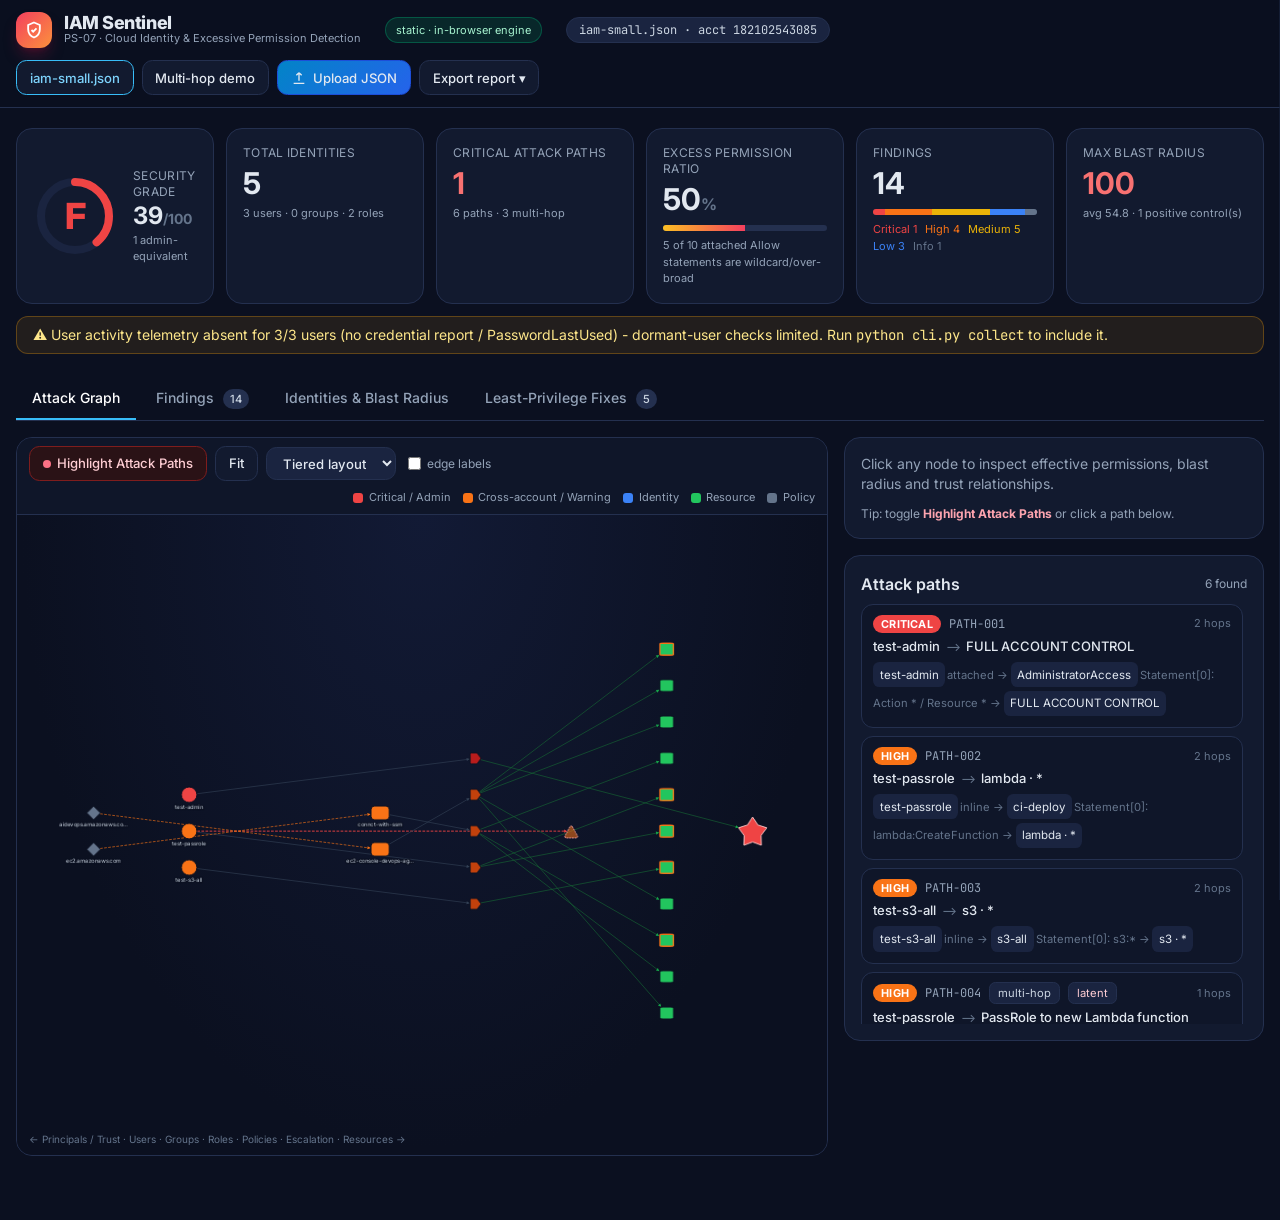
<file: docs/index.html>
<!doctype html>
<html lang="en" class="dark">
<head>
  <meta charset="utf-8">
  <meta name="iam-sentinel-mode" content="static">
  <meta name="viewport" content="width=device-width, initial-scale=1">
  <title>IAM Sentinel · Cloud Identity Risk</title>
  <link rel="icon" href="data:image/svg+xml,%3Csvg xmlns='http://www.w3.org/2000/svg' viewBox='0 0 24 24'%3E%3Crect width='24' height='24' rx='6' fill='%23f43f5e'/%3E%3Cpath d='M12 4l6 2.5v4.5c0 4-2.6 7.2-6 8.7-3.4-1.5-6-4.7-6-8.7V6.5L12 4z' fill='none' stroke='white' stroke-width='2'/%3E%3C/svg%3E">
  <link rel="preconnect" href="https://fonts.googleapis.com">
  <link href="https://fonts.googleapis.com/css2?family=Inter:wght@400;500;600;700;800&family=JetBrains+Mono:wght@400;600&display=swap" rel="stylesheet">
  <!-- vendored locally so the dashboard works fully offline (Tailwind Play CDN 3.4.5, Cytoscape.js 3.28.1) -->
  <script src="./vendor/tailwind.js"></script>
  <script>
    tailwind.config = {
      darkMode: 'class',
      theme: { extend: {
        fontFamily: { sans: ['Inter', 'system-ui', 'sans-serif'], mono: ['JetBrains Mono', 'ui-monospace', 'monospace'] },
        colors: { ink: { 950: '#070b16', 900: '#0b1020', 850: '#0f1629', 800: '#121a2f', 700: '#1a2440', 600: '#24304f', 500: '#3a4a70' } }
      } }
    }
  </script>
  <script src="./vendor/cytoscape.min.js"></script>
  <link rel="stylesheet" href="./app.css">
</head>
<body class="bg-ink-900 text-slate-200 font-sans antialiased min-h-screen">

<!-- drag & drop overlay -->
<div id="dropOverlay" class="hidden fixed inset-0 z-50 bg-ink-950/90 backdrop-blur flex items-center justify-center">
  <div class="border-2 border-dashed border-sky-400 rounded-3xl px-16 py-12 text-center">
    <div class="text-5xl mb-3">⤓</div>
    <div class="text-xl font-semibold">Drop an AWS IAM JSON export</div>
    <div class="text-slate-400 text-sm mt-1">get-account-authorization-details output, or a single policy document</div>
  </div>
</div>

<!-- header -->
<header class="sticky top-0 z-40 bg-ink-900/85 backdrop-blur border-b border-ink-600">
  <div class="max-w-[1600px] mx-auto px-4 py-3 flex flex-wrap items-center gap-3">
    <div class="flex items-center gap-3 mr-auto">
      <div class="w-9 h-9 rounded-xl bg-gradient-to-br from-rose-500 to-orange-400 grid place-items-center shadow-lg shadow-rose-900/40">
        <svg viewBox="0 0 24 24" class="w-5 h-5 text-white" fill="none" stroke="currentColor" stroke-width="2.2"><path d="M12 3l7 3v5c0 4.5-3 8.3-7 10-4-1.7-7-5.5-7-10V6l7-3z"/><path d="M9 12l2 2 4-4"/></svg>
      </div>
      <div>
        <div class="font-extrabold tracking-tight text-lg leading-none">IAM Sentinel</div>
        <div class="text-[11px] text-slate-400 leading-tight">PS-07 · Cloud Identity &amp; Excessive Permission Detection</div>
      </div>
      <span id="modePill" class="hidden ml-3 sm:inline-flex items-center text-[11px] bg-emerald-900/40 border border-emerald-700/60 text-emerald-200 rounded-full px-2.5 py-1">mode</span>
      <span id="sourcePill" class="ml-3 hidden sm:inline-flex items-center gap-1.5 text-xs bg-ink-700 border border-ink-600 rounded-full px-3 py-1 font-mono text-slate-300">loading…</span>
    </div>
    <div class="flex flex-wrap items-center gap-2 text-sm">
      <button data-sample="default" class="sample-btn btn">iam-small.json</button>
      <button data-sample="multihop" class="sample-btn btn">Multi-hop demo</button>
      <label class="btn btn-primary cursor-pointer">
        <svg viewBox="0 0 24 24" class="w-4 h-4" fill="none" stroke="currentColor" stroke-width="2"><path d="M12 16V4m0 0l-4 4m4-4l4 4M4 20h16"/></svg>
        Upload JSON<input id="fileInput" type="file" accept=".json,application/json" class="hidden">
      </label>
      <div class="relative" id="exportWrap">
        <button id="exportBtn" class="btn">Export report ▾</button>
        <div id="exportMenu" class="hidden absolute right-0 mt-2 w-56 bg-ink-800 border border-ink-600 rounded-xl shadow-2xl p-1 z-50">
          <a data-fmt="html" class="export-link">HTML executive + technical report</a>
          <a data-fmt="md" class="export-link">Markdown report</a>
          <a data-fmt="json" class="export-link">JSON (full findings)</a>
          <a data-fmt="sarif" class="export-link">SARIF 2.1.0 (CI/CD)</a>
          <a id="applyScript" class="export-link">apply-remediations.sh</a>
        </div>
      </div>
    </div>
  </div>
</header>

<main class="max-w-[1600px] mx-auto px-4 pb-16">
  <!-- posture banner -->
  <section id="posture" class="grid grid-cols-2 md:grid-cols-3 xl:grid-cols-6 gap-3 mt-5"></section>
  <div id="telemetryNote" class="hidden mt-3 text-sm rounded-xl border border-amber-500/30 bg-amber-500/10 text-amber-200 px-4 py-2"></div>

  <!-- tabs -->
  <nav class="mt-6 flex gap-1 border-b border-ink-600 text-sm overflow-x-auto" id="tabs">
    <button data-tab="graph" class="tab active">Attack Graph</button>
    <button data-tab="findings" class="tab">Findings <span id="findCount" class="badge-count"></span></button>
    <button data-tab="identities" class="tab">Identities &amp; Blast Radius</button>
    <button data-tab="remediation" class="tab">Least-Privilege Fixes <span id="remCount" class="badge-count"></span></button>
  </nav>

  <!-- GRAPH -->
  <section data-panel="graph" class="panel mt-4 grid grid-cols-1 xl:grid-cols-[1fr_420px] gap-4">
    <div class="card p-0 overflow-hidden flex flex-col">
      <div class="flex flex-wrap items-center gap-2 px-3 py-2 border-b border-ink-600 bg-ink-850">
        <button id="hlToggle" class="btn btn-danger">
          <span class="w-2 h-2 rounded-full bg-rose-400 animate-pulse"></span> Highlight Attack Paths
        </button>
        <button id="fitBtn" class="btn">Fit</button>
        <select id="layoutSel" class="btn bg-ink-700">
          <option value="tiers">Tiered layout</option>
          <option value="cose">Force layout</option>
        </select>
        <label class="flex items-center gap-1.5 text-xs text-slate-400 ml-1"><input id="edgeLabels" type="checkbox" class="accent-sky-500"> edge labels</label>
        <div class="ml-auto flex flex-wrap gap-3 text-[11px] text-slate-400" id="legend">
          <span class="lg"><i style="background:#ef4444"></i>Critical / Admin</span>
          <span class="lg"><i style="background:#f97316"></i>Cross-account / Warning</span>
          <span class="lg"><i style="background:#3b82f6"></i>Identity</span>
          <span class="lg"><i style="background:#22c55e"></i>Resource</span>
          <span class="lg"><i style="background:#64748b"></i>Policy</span>
        </div>
      </div>
      <div class="relative flex-1">
        <div id="cy" class="w-full h-[640px] bg-[radial-gradient(ellipse_at_top,_#121a35,_#0b1020_70%)]"></div>
        <div class="absolute bottom-2 left-3 text-[10px] text-slate-500 pointer-events-none" id="tierLabels"></div>
      </div>
    </div>
    <div class="flex flex-col gap-4 min-w-0">
      <div class="card" id="inspector">
        <div class="text-slate-400 text-sm">Click any node to inspect effective permissions, blast radius and trust relationships.</div>
      </div>
      <div class="card">
        <div class="flex items-center justify-between mb-2">
          <h3 class="font-semibold">Attack paths</h3>
          <span class="text-xs text-slate-400" id="pathCount"></span>
        </div>
        <div id="pathList" class="flex flex-col gap-2 max-h-[420px] overflow-auto pr-1"></div>
      </div>
    </div>
  </section>

  <!-- FINDINGS -->
  <section data-panel="findings" class="panel hidden mt-4">
    <div class="card">
      <div class="flex flex-wrap gap-2 items-center mb-3">
        <div id="sevFilters" class="flex flex-wrap gap-1.5"></div>
        <select id="catFilter" class="btn bg-ink-700"><option value="">All categories</option></select>
        <select id="expFilter" class="btn bg-ink-700">
          <option value="">Any exploitability</option><option>confirmed</option><option>conditional</option><option>latent</option><option>informational</option>
        </select>
        <input id="searchBox" placeholder="Search identity, policy, action, rule…" class="btn bg-ink-700 flex-1 min-w-[220px] text-left">
      </div>
      <div class="overflow-x-auto">
        <table class="w-full text-sm" id="findingsTable">
          <thead class="text-[11px] uppercase tracking-wide text-slate-400 text-left">
            <tr><th class="th">ID</th><th class="th">Severity</th><th class="th">Rule</th><th class="th">Finding</th><th class="th">Identity</th>
              <th class="th">Policy / Sid</th><th class="th">Action</th><th class="th">Resource</th></tr>
          </thead>
          <tbody></tbody>
        </table>
      </div>
    </div>
  </section>

  <!-- IDENTITIES -->
  <section data-panel="identities" class="panel hidden mt-4">
    <div id="identityGrid" class="grid grid-cols-1 md:grid-cols-2 xl:grid-cols-3 gap-3"></div>
  </section>

  <!-- REMEDIATION -->
  <section data-panel="remediation" class="panel hidden mt-4 grid grid-cols-1 lg:grid-cols-[340px_1fr] gap-4">
    <div id="remList" class="flex flex-col gap-2"></div>
    <div id="remDetail" class="card min-w-0"></div>
  </section>
</main>

<!-- evidence drawer -->
<div id="drawerBack" class="hidden fixed inset-0 bg-black/50 z-40"></div>
<aside id="drawer" class="fixed top-0 right-0 h-full w-full lg:w-[62vw] max-w-[1100px] bg-ink-850 border-l border-ink-600 z-50 translate-x-full transition-transform duration-300 overflow-y-auto">
  <div id="drawerBody" class="p-6"></div>
</aside>

<div id="toast" class="hidden fixed bottom-5 left-1/2 -translate-x-1/2 z-[60] px-4 py-2 rounded-xl text-sm shadow-2xl"></div>
<div id="loading" class="fixed inset-0 z-[70] grid place-items-center bg-ink-900/80">
  <div class="flex items-center gap-3 text-slate-300"><span class="spinner"></span> Analysing IAM snapshot…</div>
</div>

<script src="./catalog.js"></script>
<script src="./analyzer.js"></script>
<script src="./app.js"></script>
</body>
</html>
</file>
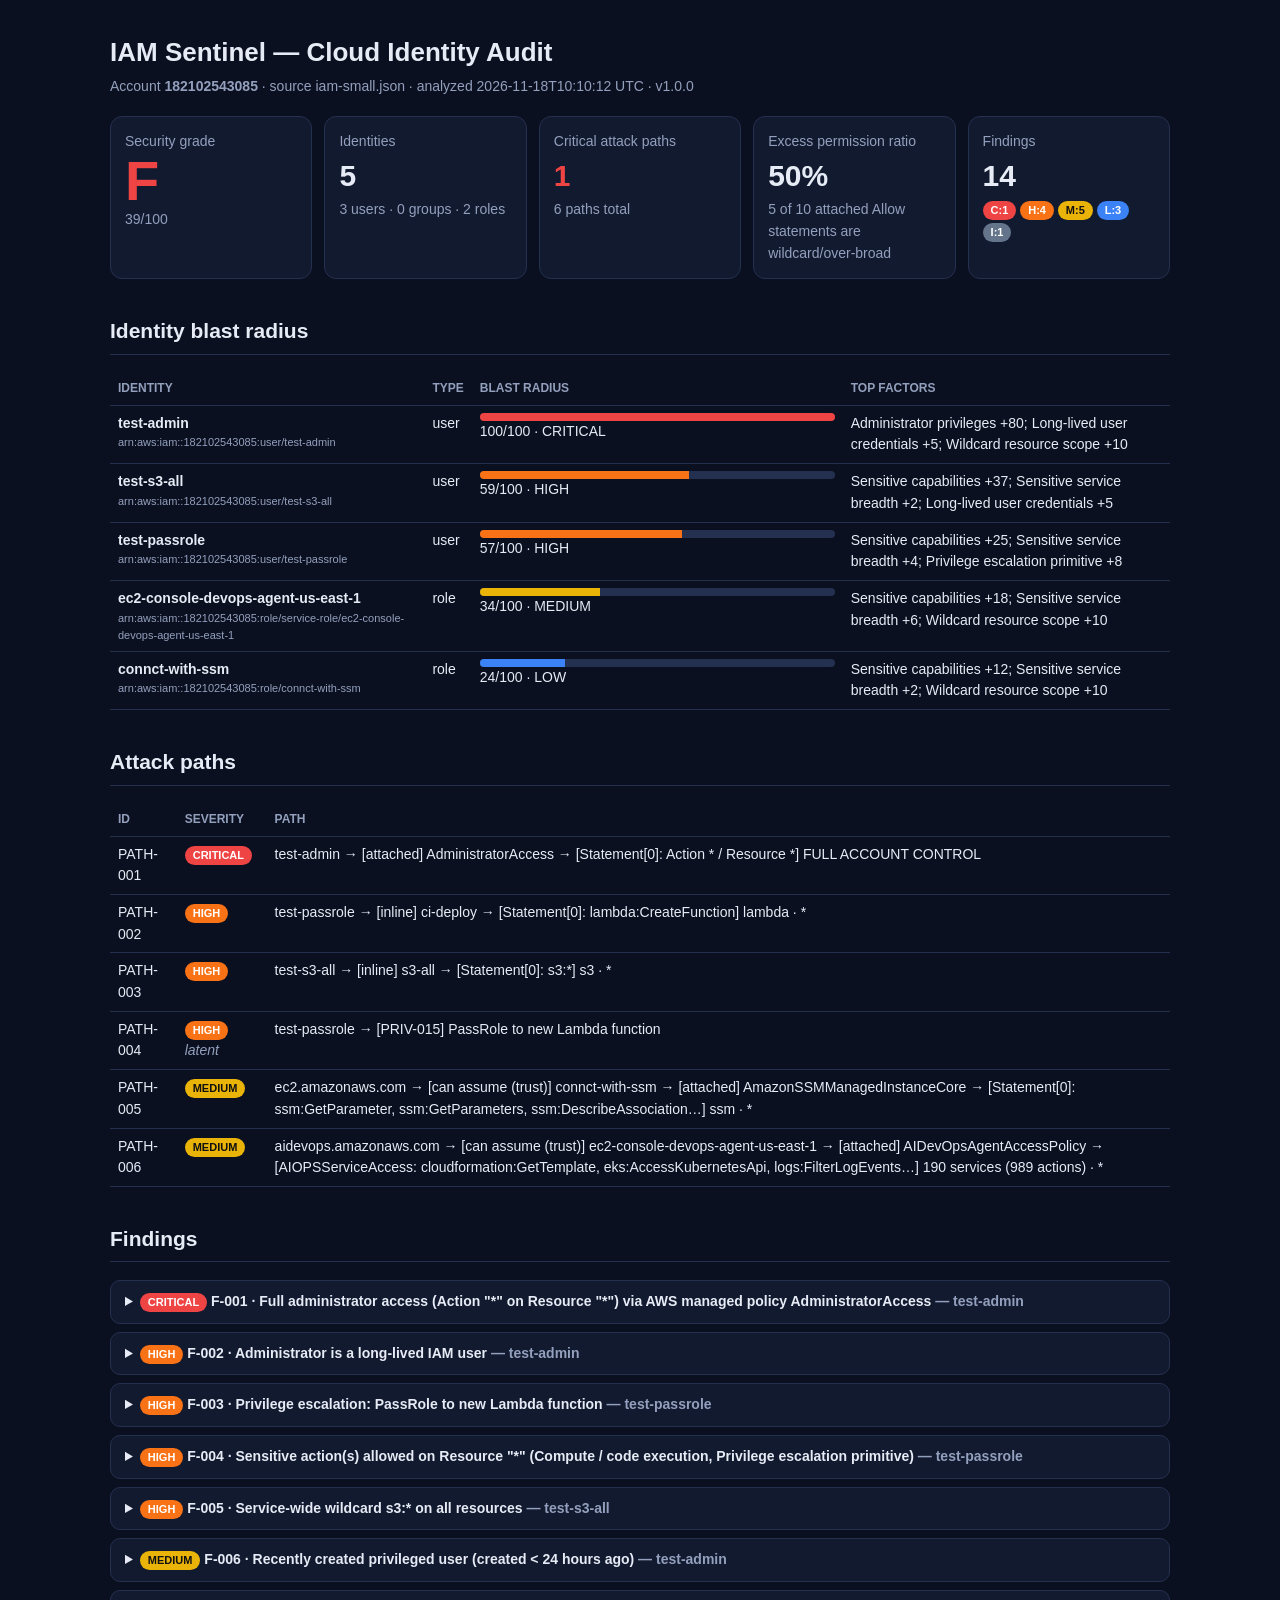
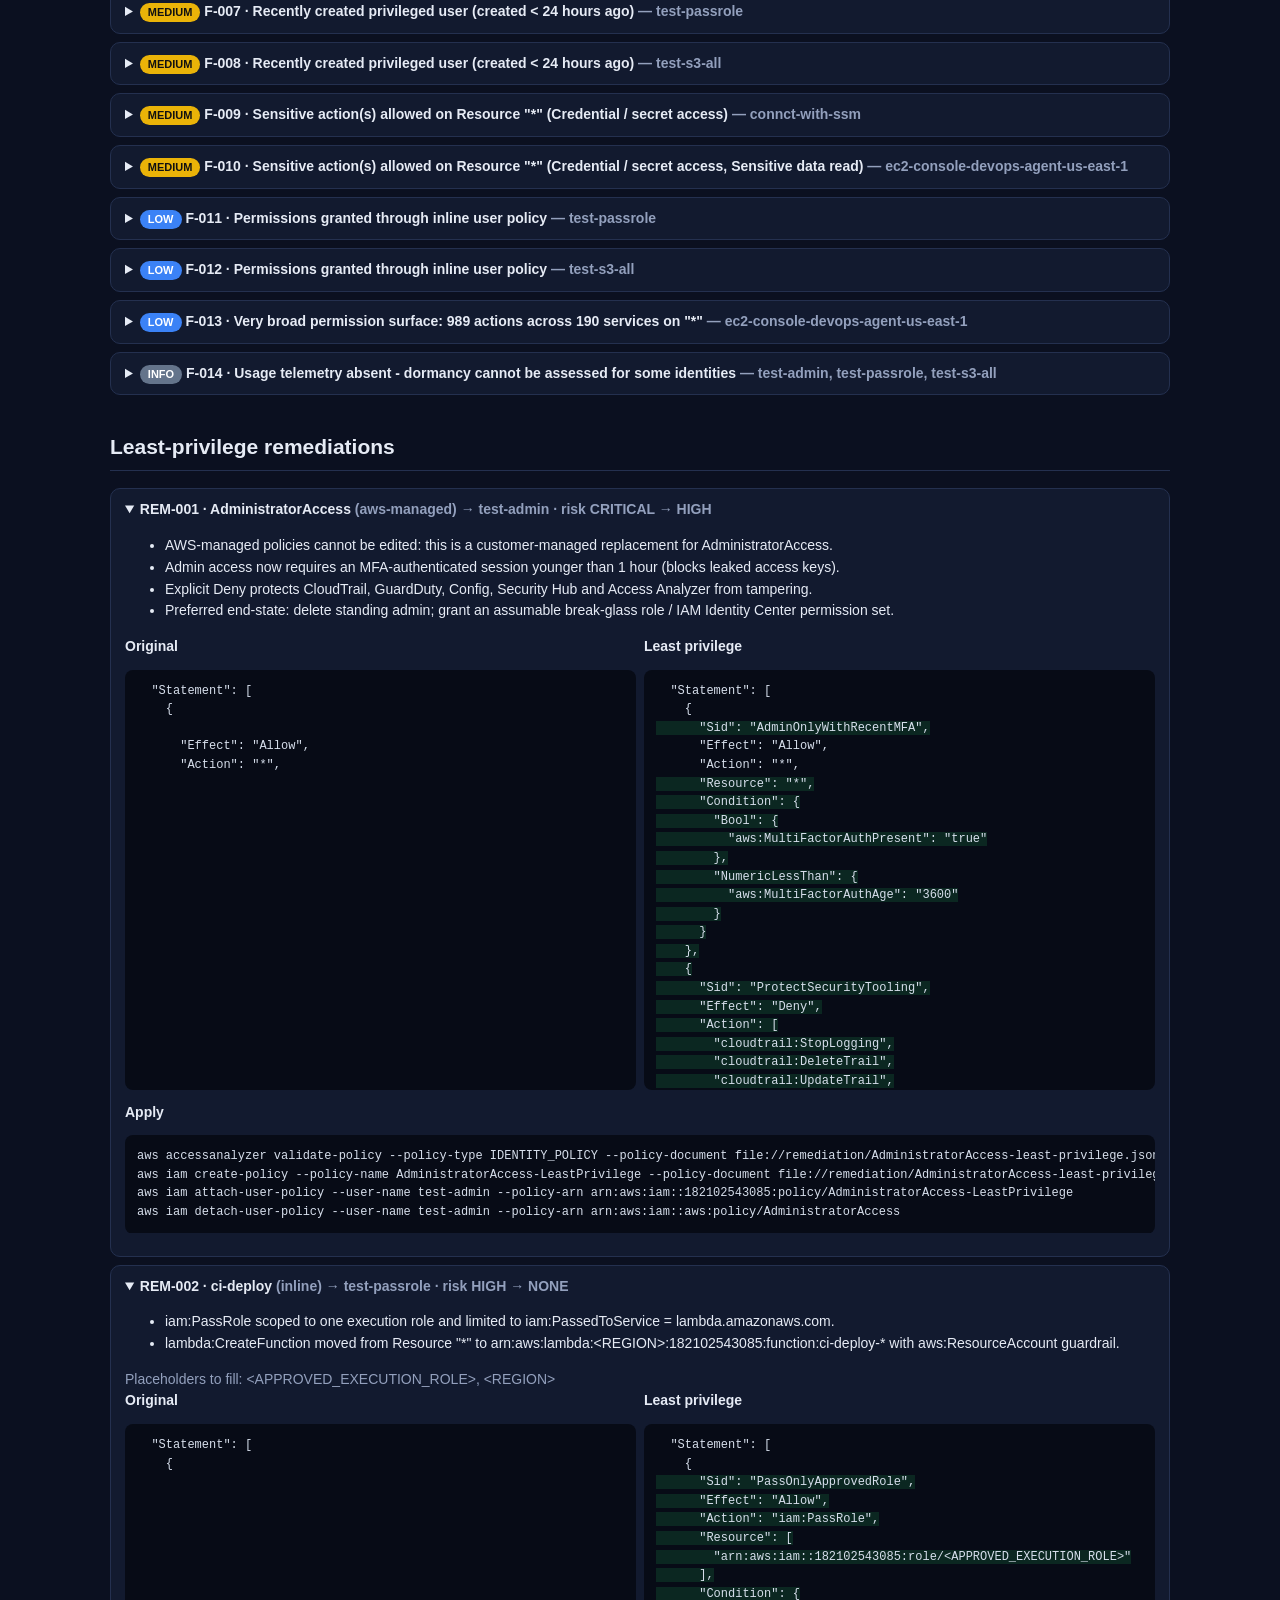
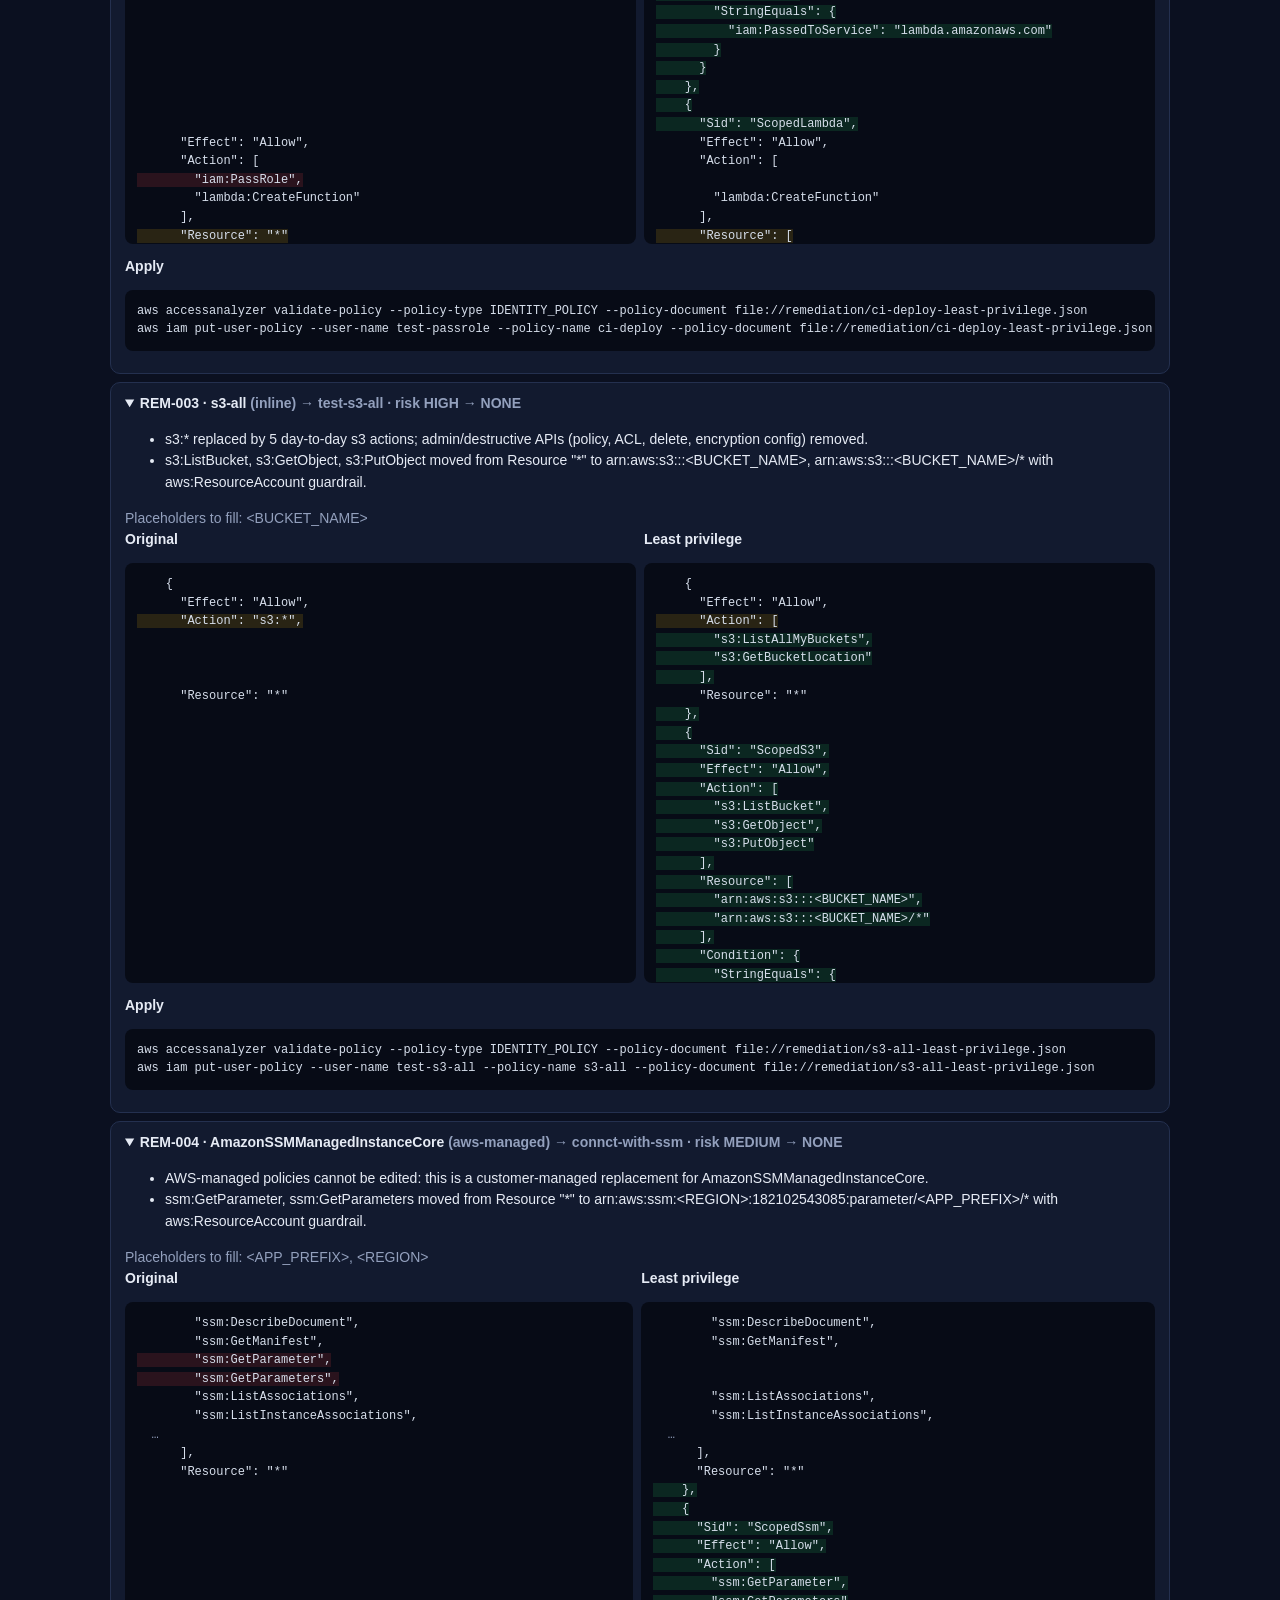
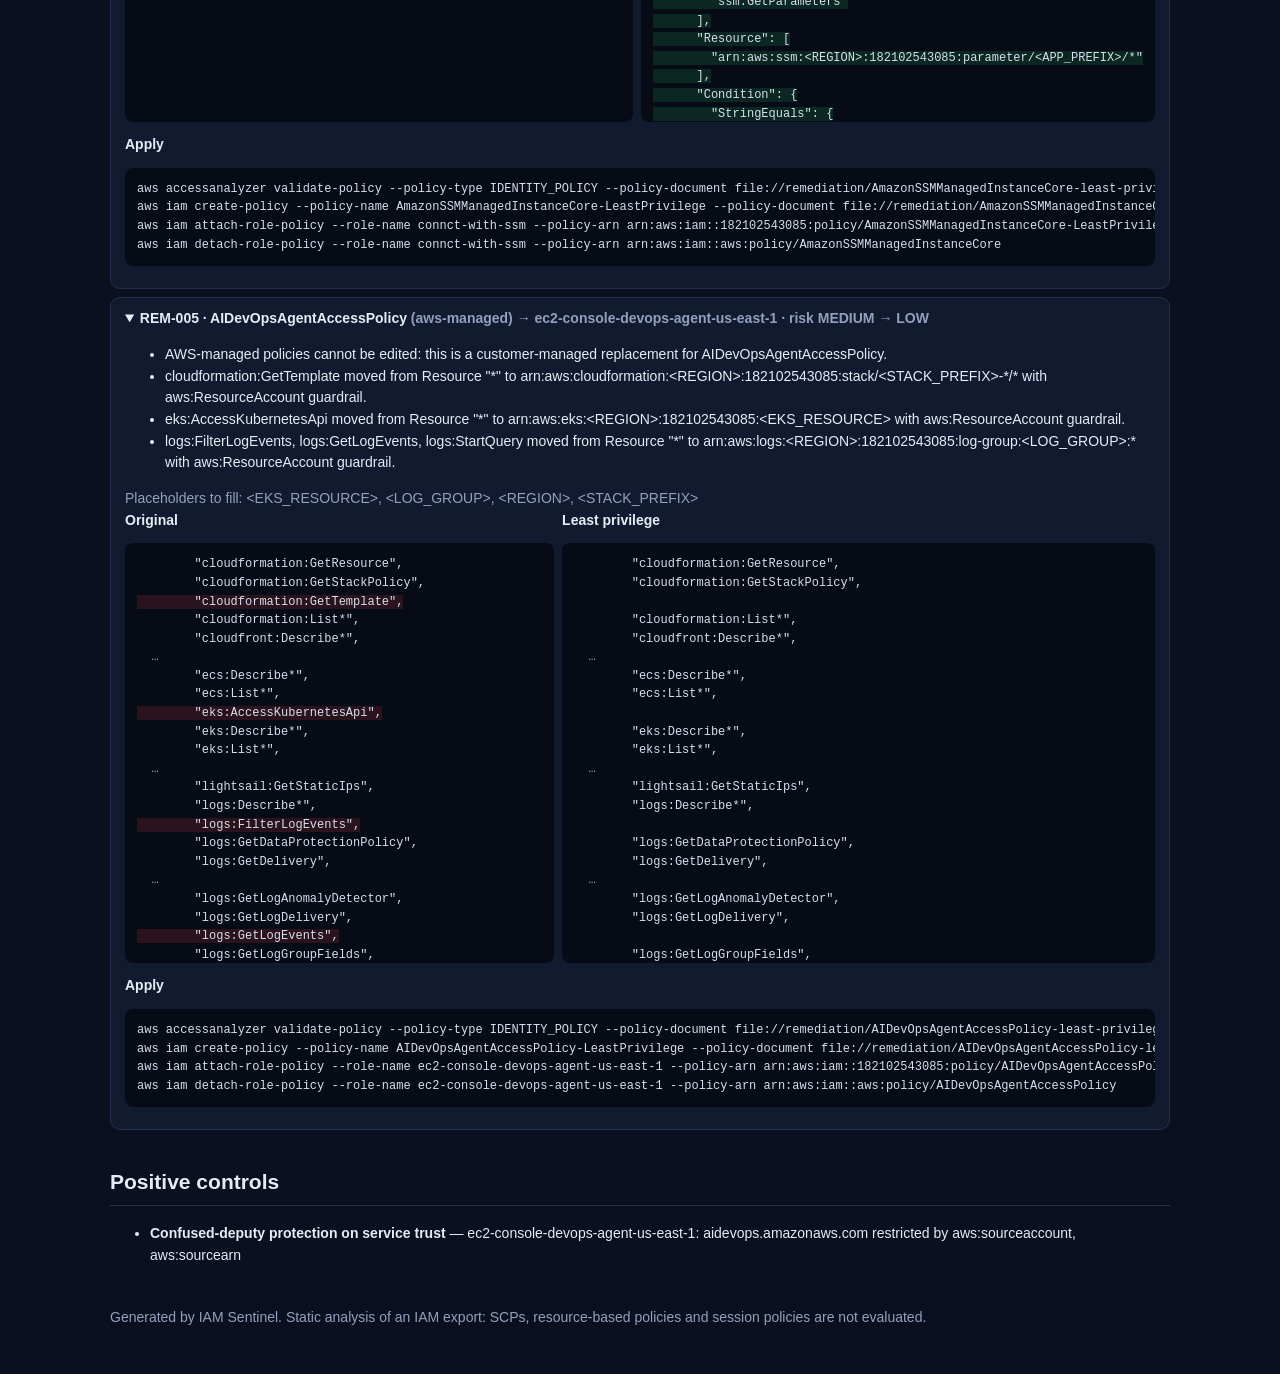
<file: reports/iam-small-report.html>
<!doctype html><html lang=en><head><meta charset=utf-8><meta name=viewport content='width=device-width,initial-scale=1'><title>IAM Sentinel Report</title><style>
:root{--bg:#0b1020;--panel:#121a2f;--line:#24304f;--ink:#e6ebf5;--muted:#93a0bd;--crit:#ef4444;--high:#f97316;--med:#eab308;--low:#3b82f6;--info:#64748b;--ok:#22c55e}
@media print{:root{--bg:#fff;--panel:#fff;--line:#ddd;--ink:#111;--muted:#555}}
*{box-sizing:border-box}body{margin:0;background:var(--bg);color:var(--ink);font:14px/1.55 -apple-system,Segoe UI,Inter,Roboto,sans-serif}
main{max-width:1100px;margin:0 auto;padding:32px 20px}h1{font-size:26px;margin:0 0 4px}h2{margin-top:36px;border-bottom:1px solid var(--line);padding-bottom:6px}
.muted{color:var(--muted)}.grid{display:grid;grid-template-columns:repeat(auto-fit,minmax(160px,1fr));gap:12px;margin:18px 0}
.card{background:var(--panel);border:1px solid var(--line);border-radius:12px;padding:14px}.big{font-size:30px;font-weight:700}
.grade{font-size:56px;font-weight:800;line-height:1}.sev{display:inline-block;padding:1px 8px;border-radius:999px;font-size:11px;font-weight:700;color:#fff}
.CRITICAL{background:var(--crit)}.HIGH{background:var(--high)}.MEDIUM{background:var(--med);color:#111}.LOW{background:var(--low)}.INFO{background:var(--info)}
table{width:100%;border-collapse:collapse;margin:10px 0}td,th{border-bottom:1px solid var(--line);padding:7px 8px;text-align:left;vertical-align:top}
th{color:var(--muted);font-weight:600;font-size:12px;text-transform:uppercase}code,pre{font-family:ui-monospace,Consolas,monospace;font-size:12px}
pre{background:#070b16;color:#d6deeb;padding:12px;border-radius:8px;overflow:auto;max-height:420px}details{background:var(--panel);border:1px solid var(--line);border-radius:10px;padding:10px 14px;margin:8px 0}
summary{cursor:pointer;font-weight:600}.bar{height:8px;background:var(--line);border-radius:4px;overflow:hidden}.bar>i{display:block;height:100%}
.diff{display:grid;grid-template-columns:1fr 1fr;gap:8px}.add{background:rgba(34,197,94,.15)}.del{background:rgba(239,68,68,.15)}.chg{background:rgba(234,179,8,.15)}
</style></head><body><main><h1>IAM Sentinel — Cloud Identity Audit</h1><div class=muted>Account <b>182102543085</b> · source iam-small.json · analyzed 2026-11-18T10:10:12 UTC · v1.0.0</div><div class=grid><div class=card><div class=muted>Security grade</div><div class=grade style='color:var(--crit)'>F</div><div class=muted>39/100</div></div><div class=card><div class=muted>Identities</div><div class=big>5</div><div class=muted>3 users · 0 groups · 2 roles</div></div><div class=card><div class=muted>Critical attack paths</div><div class=big style='color:var(--crit)'>1</div><div class=muted>6 paths total</div></div><div class=card><div class=muted>Excess permission ratio</div><div class=big>50%</div><div class=muted>5 of 10 attached Allow statements are wildcard/over-broad</div></div><div class=card><div class=muted>Findings</div><div class=big>14</div><div><span class='sev CRITICAL'>C:1</span> <span class='sev HIGH'>H:4</span> <span class='sev MEDIUM'>M:5</span> <span class='sev LOW'>L:3</span> <span class='sev INFO'>I:1</span></div></div></div><h2>Identity blast radius</h2><table><tr><th>Identity</th><th>Type</th><th style='width:35%'>Blast radius</th><th>Top factors</th></tr><tr><td><b>test-admin</b><div class=muted style='font-size:11px'>arn:aws:iam::182102543085:user/test-admin</div></td><td>user</td><td><div class=bar><i style='width:100%;background:var(--crit)'></i></div>100/100 · CRITICAL</td><td>Administrator privileges +80; Long-lived user credentials +5; Wildcard resource scope +10</td></tr><tr><td><b>test-s3-all</b><div class=muted style='font-size:11px'>arn:aws:iam::182102543085:user/test-s3-all</div></td><td>user</td><td><div class=bar><i style='width:59%;background:var(--high)'></i></div>59/100 · HIGH</td><td>Sensitive capabilities +37; Sensitive service breadth +2; Long-lived user credentials +5</td></tr><tr><td><b>test-passrole</b><div class=muted style='font-size:11px'>arn:aws:iam::182102543085:user/test-passrole</div></td><td>user</td><td><div class=bar><i style='width:57%;background:var(--high)'></i></div>57/100 · HIGH</td><td>Sensitive capabilities +25; Sensitive service breadth +4; Privilege escalation primitive +8</td></tr><tr><td><b>ec2-console-devops-agent-us-east-1</b><div class=muted style='font-size:11px'>arn:aws:iam::182102543085:role/service-role/ec2-console-devops-agent-us-east-1</div></td><td>role</td><td><div class=bar><i style='width:34%;background:var(--med)'></i></div>34/100 · MEDIUM</td><td>Sensitive capabilities +18; Sensitive service breadth +6; Wildcard resource scope +10</td></tr><tr><td><b>connct-with-ssm</b><div class=muted style='font-size:11px'>arn:aws:iam::182102543085:role/connct-with-ssm</div></td><td>role</td><td><div class=bar><i style='width:24%;background:var(--low)'></i></div>24/100 · LOW</td><td>Sensitive capabilities +12; Sensitive service breadth +2; Wildcard resource scope +10</td></tr></table><h2>Attack paths</h2><table><tr><th>ID</th><th>Severity</th><th>Path</th></tr><tr><td>PATH-001</td><td><span class='sev CRITICAL'>CRITICAL</span></td><td>test-admin → [attached] AdministratorAccess → [Statement[0]: Action * / Resource *] FULL ACCOUNT CONTROL</td></tr><tr><td>PATH-002</td><td><span class='sev HIGH'>HIGH</span></td><td>test-passrole → [inline] ci-deploy → [Statement[0]: lambda:CreateFunction] lambda · *</td></tr><tr><td>PATH-003</td><td><span class='sev HIGH'>HIGH</span></td><td>test-s3-all → [inline] s3-all → [Statement[0]: s3:*] s3 · *</td></tr><tr><td>PATH-004</td><td><span class='sev HIGH'>HIGH</span> <i class=muted>latent</i></td><td>test-passrole → [PRIV-015] PassRole to new Lambda function</td></tr><tr><td>PATH-005</td><td><span class='sev MEDIUM'>MEDIUM</span></td><td>ec2.amazonaws.com → [can assume (trust)] connct-with-ssm → [attached] AmazonSSMManagedInstanceCore → [Statement[0]: ssm:GetParameter, ssm:GetParameters, ssm:DescribeAssociation…] ssm · *</td></tr><tr><td>PATH-006</td><td><span class='sev MEDIUM'>MEDIUM</span></td><td>aidevops.amazonaws.com → [can assume (trust)] ec2-console-devops-agent-us-east-1 → [attached] AIDevOpsAgentAccessPolicy → [AIOPSServiceAccess: cloudformation:GetTemplate, eks:AccessKubernetesApi, logs:FilterLogEvents…] 190 services (989 actions) · *</td></tr></table><h2>Findings</h2><details><summary><span class='sev CRITICAL'>CRITICAL</span> F-001 · Full administrator access (Action &quot;*&quot; on Resource &quot;*&quot;) via AWS managed policy AdministratorAccess <span class=muted>— test-admin</span></summary><table><tr><th style='width:160px'>Rule</th><td>ADMIN-001 · Excessive Privilege · exploitability: confirmed · MITRE T1078.004, T1098, T1562.008</td></tr><tr><th>Policy</th><td>AdministratorAccess <span class=muted>(aws-managed) arn:aws:iam::aws:policy/AdministratorAccess</span></td></tr><tr><th>Sid / Effect</th><td>(none) / Allow</td></tr><tr><th>Offending actions</th><td><code>*</code></td></tr><tr><th>Resource</th><td><code>*</code></td></tr><tr><th>Risk</th><td>The statement grants every action on every resource in the account. Holders can create users and keys, rewrite any policy, read all data, disable CloudTrail/GuardDuty and delete resources.</td></tr><tr><th>Attack path</th><td>Credential theft of this identity = full account takeover. An attacker typically creates a backdoor user or access key (persistence), disables logging (defense evasion) and exfiltrates S3/RDS/Secrets data.</td></tr><tr><th>Recommendation</th><td>Remove standing admin. Use role-based, MFA-gated, time-bound elevation (IAM Identity Center permission set or an assumable break-glass role) and protect security tooling with explicit Deny. <b>→ REM-001</b></td></tr></table></details><details><summary><span class='sev HIGH'>HIGH</span> F-002 · Administrator is a long-lived IAM user <span class=muted>— test-admin</span></summary><table><tr><th style='width:160px'>Rule</th><td>HYG-003 · Hygiene · exploitability: confirmed · MITRE T1078.004</td></tr><tr><th>Risk</th><td>test-admin is an IAM user with full administrator rights. IAM users carry long-lived credentials (password / access keys).</td></tr><tr><th>Attack path</th><td>Leaked access keys of an admin IAM user never expire; MFA cannot be enforced on API keys without explicit conditions.</td></tr><tr><th>Recommendation</th><td>Use IAM Identity Center or an assumable admin role with MFA and short sessions; remove the user&#x27;s direct admin policy.</td></tr></table></details><details><summary><span class='sev HIGH'>HIGH</span> F-003 · Privilege escalation: PassRole to new Lambda function <span class=muted>— test-passrole</span></summary><table><tr><th style='width:160px'>Rule</th><td>PRIV-015 · Privilege Escalation · exploitability: latent · MITRE T1648, T1098</td></tr><tr><th>Policy</th><td>ci-deploy <span class=muted>(inline) </span></td></tr><tr><th>Sid / Effect</th><td>(none) / Allow</td></tr><tr><th>Offending actions</th><td><code>iam:PassRole, lambda:CreateFunction, (missing) lambda:InvokeFunction</code></td></tr><tr><th>Resource</th><td><code>*</code></td></tr><tr><th>Risk</th><td>Can create a Lambda function that executes attacker code with any passable execution role. Required permissions present: iam:PassRole, lambda:CreateFunction.</td></tr><tr><th>Attack path</th><td>1) test-passrole calls lambda:CreateFunction with --role pointing at a privileged role/policy (allowed by iam:PassRole on that ARN). 2) The function code reads AWS_ACCESS_KEY_ID/SECRET/SESSION_TOKEN from its environment or calls IAM directly. 3) Once invoked, the attacker operates with the execution role&#x27;s privileges.</td></tr><tr><th>Recommendation</th><td>Scope iam:PassRole to the exact execution role ARN(s) and add Condition StringEquals iam:PassedToService = lambda.amazonaws.com; scope the compute action to a function/instance naming prefix.<div class=muted>• No role in this export currently trusts lambda.amazonaws.com; PassRole on &quot;*&quot; means the escalation becomes immediate the moment any privileged role trusting lambda.amazonaws.com exists (common for Lambda/EC2 execution roles).</div><div class=muted>• No trigger permission (lambda:InvokeFunction / lambda:CreateEventSourceMapping / lambda:CreateFunctionUrlConfig / lambda:AddPermission) found - the chain is one permission away from executable, or relies on an existing event source / another principal to invoke it.</div> <b>→ REM-002</b></td></tr></table></details><details><summary><span class='sev HIGH'>HIGH</span> F-004 · Sensitive action(s) allowed on Resource &quot;*&quot; (Compute / code execution, Privilege escalation primitive) <span class=muted>— test-passrole</span></summary><table><tr><th style='width:160px'>Rule</th><td>RES-001 · Unscoped Resource · exploitability: confirmed · MITRE T1098, T1648</td></tr><tr><th>Policy</th><td>ci-deploy <span class=muted>(inline) </span></td></tr><tr><th>Sid / Effect</th><td>(none) / Allow</td></tr><tr><th>Offending actions</th><td><code>iam:PassRole, lambda:CreateFunction</code></td></tr><tr><th>Resource</th><td><code>*</code></td></tr><tr><th>Risk</th><td>2 sensitive action(s) apply to every resource: iam:PassRole, lambda:CreateFunction.</td></tr><tr><th>Attack path</th><td>iam:PassRole on &quot;*&quot; lets the holder hand ANY role (including admin roles) to an AWS service it controls. Code-execution APIs on &quot;*&quot; allow running attacker-controlled code inside the account.</td></tr><tr><th>Recommendation</th><td>Scope Resource to the specific ARNs (bucket, function, parameter path, role) and add guardrail conditions (aws:ResourceAccount, iam:PassedToService, aws:MultiFactorAuthPresent). <b>→ REM-002</b></td></tr></table></details><details><summary><span class='sev HIGH'>HIGH</span> F-005 · Service-wide wildcard s3:* on all resources <span class=muted>— test-s3-all</span></summary><table><tr><th style='width:160px'>Rule</th><td>WILD-002 · Wildcard Permission · exploitability: confirmed · MITRE T1530, T1485</td></tr><tr><th>Policy</th><td>s3-all <span class=muted>(inline) </span></td></tr><tr><th>Sid / Effect</th><td>(none) / Allow</td></tr><tr><th>Offending actions</th><td><code>s3:*</code></td></tr><tr><th>Resource</th><td><code>*</code></td></tr><tr><th>Risk</th><td>s3:* grants every current and future API of the service, including 12 known-sensitive action(s) such as s3:DeleteBucket, s3:DeleteBucketPolicy, s3:DeleteObject, s3:DeleteObjectVersion, s3:GetObject, s3:GetObjectVersion.</td></tr><tr><th>Attack path</th><td>The holder can read and download every object in every bucket (data exfiltration), make buckets public via s3:PutBucketPolicy / PutBucketAcl, and destroy data with s3:DeleteBucket / DeleteObject (ransomware pattern).</td></tr><tr><th>Recommendation</th><td>Replace the service wildcard with the specific read/write actions the workload needs and scope Resource to named ARNs. <b>→ REM-003</b></td></tr></table></details><details><summary><span class='sev MEDIUM'>MEDIUM</span> F-006 · Recently created privileged user (created &lt; 24 hours ago) <span class=muted>— test-admin</span></summary><table><tr><th style='width:160px'>Rule</th><td>HYG-002 · Hygiene · exploitability: informational · MITRE T1136.003</td></tr><tr><th>Risk</th><td>test-admin was created 2026-11-17 13:12 UTC and already holds high-risk permissions.</td></tr><tr><th>Attack path</th><td>Creating a new privileged IAM user/role is a classic persistence technique after initial compromise (T1136.003). Confirm it maps to an approved change ticket.</td></tr><tr><th>Recommendation</th><td>Verify the creator in CloudTrail (CreateUser/CreateRole events) and the business justification.</td></tr></table></details><details><summary><span class='sev MEDIUM'>MEDIUM</span> F-007 · Recently created privileged user (created &lt; 24 hours ago) <span class=muted>— test-passrole</span></summary><table><tr><th style='width:160px'>Rule</th><td>HYG-002 · Hygiene · exploitability: informational · MITRE T1136.003</td></tr><tr><th>Risk</th><td>test-passrole was created 2026-11-17 13:12 UTC and already holds high-risk permissions.</td></tr><tr><th>Attack path</th><td>Creating a new privileged IAM user/role is a classic persistence technique after initial compromise (T1136.003). Confirm it maps to an approved change ticket.</td></tr><tr><th>Recommendation</th><td>Verify the creator in CloudTrail (CreateUser/CreateRole events) and the business justification.</td></tr></table></details><details><summary><span class='sev MEDIUM'>MEDIUM</span> F-008 · Recently created privileged user (created &lt; 24 hours ago) <span class=muted>— test-s3-all</span></summary><table><tr><th style='width:160px'>Rule</th><td>HYG-002 · Hygiene · exploitability: informational · MITRE T1136.003</td></tr><tr><th>Risk</th><td>test-s3-all was created 2026-11-17 13:12 UTC and already holds high-risk permissions.</td></tr><tr><th>Attack path</th><td>Creating a new privileged IAM user/role is a classic persistence technique after initial compromise (T1136.003). Confirm it maps to an approved change ticket.</td></tr><tr><th>Recommendation</th><td>Verify the creator in CloudTrail (CreateUser/CreateRole events) and the business justification.</td></tr></table></details><details><summary><span class='sev MEDIUM'>MEDIUM</span> F-009 · Sensitive action(s) allowed on Resource &quot;*&quot; (Credential / secret access) <span class=muted>— connct-with-ssm</span></summary><table><tr><th style='width:160px'>Rule</th><td>RES-001 · Unscoped Resource · exploitability: confirmed · MITRE T1555.006</td></tr><tr><th>Policy</th><td>AmazonSSMManagedInstanceCore <span class=muted>(aws-managed) arn:aws:iam::aws:policy/AmazonSSMManagedInstanceCore</span></td></tr><tr><th>Sid / Effect</th><td>(none) / Allow</td></tr><tr><th>Offending actions</th><td><code>ssm:GetParameter, ssm:GetParameters</code></td></tr><tr><th>Resource</th><td><code>*</code></td></tr><tr><th>Risk</th><td>2 sensitive action(s) apply to every resource: ssm:GetParameter, ssm:GetParameters.</td></tr><tr><th>Attack path</th><td>Every parameter/secret in the account is readable - including database passwords and API tokens of other apps.</td></tr><tr><th>Recommendation</th><td>Scope Resource to the specific ARNs (bucket, function, parameter path, role) and add guardrail conditions (aws:ResourceAccount, iam:PassedToService, aws:MultiFactorAuthPresent).<div class=muted>• AWS-managed policy: you cannot edit it - replace it with a scoped customer-managed copy (generated below).</div> <b>→ REM-004</b></td></tr></table></details><details><summary><span class='sev MEDIUM'>MEDIUM</span> F-010 · Sensitive action(s) allowed on Resource &quot;*&quot; (Credential / secret access, Sensitive data read) <span class=muted>— ec2-console-devops-agent-us-east-1</span></summary><table><tr><th style='width:160px'>Rule</th><td>RES-001 · Unscoped Resource · exploitability: confirmed · MITRE T1530, T1555.006</td></tr><tr><th>Policy</th><td>AIDevOpsAgentAccessPolicy <span class=muted>(aws-managed) arn:aws:iam::aws:policy/AIDevOpsAgentAccessPolicy</span></td></tr><tr><th>Sid / Effect</th><td>AIOPSServiceAccess / Allow</td></tr><tr><th>Offending actions</th><td><code>cloudformation:GetTemplate, eks:AccessKubernetesApi, logs:FilterLogEvents, logs:GetLogEvents, logs:StartQuery</code></td></tr><tr><th>Resource</th><td><code>*</code></td></tr><tr><th>Risk</th><td>5 sensitive action(s) apply to every resource: cloudformation:GetTemplate, eks:AccessKubernetesApi, logs:FilterLogEvents, logs:GetLogEvents, logs:StartQuery.</td></tr><tr><th>Attack path</th><td>All CloudWatch log data is readable (logs often contain tokens, PII and request payloads). Kubernetes API access on every EKS cluster (subject to cluster access entries).</td></tr><tr><th>Recommendation</th><td>Scope Resource to the specific ARNs (bucket, function, parameter path, role) and add guardrail conditions (aws:ResourceAccount, iam:PassedToService, aws:MultiFactorAuthPresent).<div class=muted>• AWS-managed policy: you cannot edit it - replace it with a scoped customer-managed copy (generated below).</div> <b>→ REM-005</b></td></tr></table></details><details><summary><span class='sev LOW'>LOW</span> F-011 · Permissions granted through inline user policy <span class=muted>— test-passrole</span></summary><table><tr><th style='width:160px'>Rule</th><td>HYG-001 · Hygiene · exploitability: informational · MITRE T1098</td></tr><tr><th>Policy</th><td>ci-deploy <span class=muted>(inline) </span></td></tr><tr><th>Sid / Effect</th><td>(none) / None</td></tr><tr><th>Risk</th><td>test-passrole has inline policies: ci-deploy. Inline user policies are invisible in policy inventories, cannot be reused or versioned, and bypass group-based access reviews.</td></tr><tr><th>Attack path</th><td>Attackers favour inline policies for persistence because they are easy to overlook.</td></tr><tr><th>Recommendation</th><td>Move permissions to a versioned customer-managed policy attached to a group or role.</td></tr></table></details><details><summary><span class='sev LOW'>LOW</span> F-012 · Permissions granted through inline user policy <span class=muted>— test-s3-all</span></summary><table><tr><th style='width:160px'>Rule</th><td>HYG-001 · Hygiene · exploitability: informational · MITRE T1098</td></tr><tr><th>Policy</th><td>s3-all <span class=muted>(inline) </span></td></tr><tr><th>Sid / Effect</th><td>(none) / None</td></tr><tr><th>Risk</th><td>test-s3-all has inline policies: s3-all. Inline user policies are invisible in policy inventories, cannot be reused or versioned, and bypass group-based access reviews.</td></tr><tr><th>Attack path</th><td>Attackers favour inline policies for persistence because they are easy to overlook.</td></tr><tr><th>Recommendation</th><td>Move permissions to a versioned customer-managed policy attached to a group or role.</td></tr></table></details><details><summary><span class='sev LOW'>LOW</span> F-013 · Very broad permission surface: 989 actions across 190 services on &quot;*&quot; <span class=muted>— ec2-console-devops-agent-us-east-1</span></summary><table><tr><th style='width:160px'>Rule</th><td>READ-001 · Excessive Privilege · exploitability: confirmed · MITRE T1580</td></tr><tr><th>Policy</th><td>AIDevOpsAgentAccessPolicy <span class=muted>(aws-managed) arn:aws:iam::aws:policy/AIDevOpsAgentAccessPolicy</span></td></tr><tr><th>Sid / Effect</th><td>AIOPSServiceAccess / Allow</td></tr><tr><th>Resource</th><td><code>*</code></td></tr><tr><th>Risk</th><td>A single statement grants 989 actions across 190 services on all resources (mostly read/list).</td></tr><tr><th>Attack path</th><td>Broad read access enables full reconnaissance of the account (T1580) and reading of operational data such as logs and templates.</td></tr><tr><th>Recommendation</th><td>Confirm the identity really needs account-wide visibility; otherwise restrict to the services in use.<div class=muted>• AWS-managed policy: you cannot edit it - replace it with a scoped customer-managed copy (generated below).</div> <b>→ REM-005</b></td></tr></table></details><details><summary><span class='sev INFO'>INFO</span> F-014 · Usage telemetry absent - dormancy cannot be assessed for some identities <span class=muted>— test-admin, test-passrole, test-s3-all</span></summary><table><tr><th style='width:160px'>Rule</th><td>TELEM-001 · Stale / Unused Identity · exploitability: informational</td></tr><tr><th>Risk</th><td>The export has no PasswordLastUsed / credential report data for 3 user(s): test-admin, test-passrole, test-s3-all. get-account-authorization-details does not include user login or access-key activity.</td></tr><tr><th>Attack path</th><td>Unused credentials cannot be distinguished from active ones without telemetry.</td></tr><tr><th>Recommendation</th><td>Run `python cli.py collect` (adds the IAM credential report) or merge `aws iam get-credential-report` output into the export under the key &quot;CredentialReport&quot;.</td></tr></table></details><h2>Least-privilege remediations</h2><details open><summary>REM-001 · AdministratorAccess <span class=muted>(aws-managed) → test-admin · risk CRITICAL → HIGH</span></summary><ul><li>AWS-managed policies cannot be edited: this is a customer-managed replacement for AdministratorAccess.</li><li>Admin access now requires an MFA-authenticated session younger than 1 hour (blocks leaked access keys).</li><li>Explicit Deny protects CloudTrail, GuardDuty, Config, Security Hub and Access Analyzer from tampering.</li><li>Preferred end-state: delete standing admin; grant an assumable break-glass role / IAM Identity Center permission set.</li></ul><div class=diff><div><b>Original</b><pre><span class=''>  &quot;Statement&quot;: [</span>
<span class=''>    {</span>
<span class=''></span>
<span class=''>      &quot;Effect&quot;: &quot;Allow&quot;,</span>
<span class=''>      &quot;Action&quot;: &quot;*&quot;,</span>
<span class=''></span>
<span class=''></span>
<span class=''></span>
<span class=''></span>
<span class=''></span>
<span class=''></span>
<span class=''></span>
<span class=''></span>
<span class=''></span>
<span class=''></span>
<span class=''></span>
<span class=''></span>
<span class=''></span>
<span class=''></span>
<span class=''></span>
<span class=''></span>
<span class=''></span>
<span class=''></span>
<span class=''></span>
<span class=''></span>
<span class=''></span>
<span class=''></span>
<span class=''></span>
<span class=''></span>
<span class=''></span>
<span class=''></span>
<span class=''></span>
<span class=''>      &quot;Resource&quot;: &quot;*&quot;</span>
<span class=''></span>
<span class=''></span>
<span class=''></span>
<span class=''></span>
<span class=''></span>
<span class=''></span>
<span class=''></span>
<span class=''></span>
<span class=''></span>
<span class=''></span>
<span class=''></span>
<span class=''></span>
<span class=''></span>
<span class=''></span>
<span class=''></span>
<span class=''>    }</span>
<span class=''>  ]</span></pre></div><div><b>Least privilege</b><pre><span class=''>  &quot;Statement&quot;: [</span>
<span class=''>    {</span>
<span class='add'>      &quot;Sid&quot;: &quot;AdminOnlyWithRecentMFA&quot;,</span>
<span class=''>      &quot;Effect&quot;: &quot;Allow&quot;,</span>
<span class=''>      &quot;Action&quot;: &quot;*&quot;,</span>
<span class='add'>      &quot;Resource&quot;: &quot;*&quot;,</span>
<span class='add'>      &quot;Condition&quot;: {</span>
<span class='add'>        &quot;Bool&quot;: {</span>
<span class='add'>          &quot;aws:MultiFactorAuthPresent&quot;: &quot;true&quot;</span>
<span class='add'>        },</span>
<span class='add'>        &quot;NumericLessThan&quot;: {</span>
<span class='add'>          &quot;aws:MultiFactorAuthAge&quot;: &quot;3600&quot;</span>
<span class='add'>        }</span>
<span class='add'>      }</span>
<span class='add'>    },</span>
<span class='add'>    {</span>
<span class='add'>      &quot;Sid&quot;: &quot;ProtectSecurityTooling&quot;,</span>
<span class='add'>      &quot;Effect&quot;: &quot;Deny&quot;,</span>
<span class='add'>      &quot;Action&quot;: [</span>
<span class='add'>        &quot;cloudtrail:StopLogging&quot;,</span>
<span class='add'>        &quot;cloudtrail:DeleteTrail&quot;,</span>
<span class='add'>        &quot;cloudtrail:UpdateTrail&quot;,</span>
<span class='add'>        &quot;guardduty:DeleteDetector&quot;,</span>
<span class='add'>        &quot;guardduty:UpdateDetector&quot;,</span>
<span class='add'>        &quot;config:StopConfigurationRecorder&quot;,</span>
<span class='add'>        &quot;config:DeleteConfigurationRecorder&quot;,</span>
<span class='add'>        &quot;organizations:LeaveOrganization&quot;,</span>
<span class='add'>        &quot;iam:DeleteAccountPasswordPolicy&quot;,</span>
<span class='add'>        &quot;iam:DeactivateMFADevice&quot;,</span>
<span class='add'>        &quot;access-analyzer:DeleteAnalyzer&quot;,</span>
<span class='add'>        &quot;securityhub:DisableSecurityHub&quot;</span>
<span class='add'>      ],</span>
<span class=''>      &quot;Resource&quot;: &quot;*&quot;</span>
<span class='add'>    },</span>
<span class='add'>    {</span>
<span class='add'>      &quot;Sid&quot;: &quot;DenyPrivilegedIdentityCreation&quot;,</span>
<span class='add'>      &quot;Effect&quot;: &quot;Deny&quot;,</span>
<span class='add'>      &quot;Action&quot;: [</span>
<span class='add'>        &quot;iam:CreateUser&quot;,</span>
<span class='add'>        &quot;iam:CreateAccessKey&quot;,</span>
<span class='add'>        &quot;iam:CreateLoginProfile&quot;</span>
<span class='add'>      ],</span>
<span class='add'>      &quot;Resource&quot;: &quot;*&quot;,</span>
<span class='add'>      &quot;Condition&quot;: {</span>
<span class='add'>        &quot;BoolIfExists&quot;: {</span>
<span class='add'>          &quot;aws:MultiFactorAuthPresent&quot;: &quot;false&quot;</span>
<span class='add'>        }</span>
<span class='add'>      }</span>
<span class=''>    }</span>
<span class=''>  ]</span></pre></div></div><b>Apply</b><pre>aws accessanalyzer validate-policy --policy-type IDENTITY_POLICY --policy-document file://remediation/AdministratorAccess-least-privilege.json
aws iam create-policy --policy-name AdministratorAccess-LeastPrivilege --policy-document file://remediation/AdministratorAccess-least-privilege.json
aws iam attach-user-policy --user-name test-admin --policy-arn arn:aws:iam::182102543085:policy/AdministratorAccess-LeastPrivilege
aws iam detach-user-policy --user-name test-admin --policy-arn arn:aws:iam::aws:policy/AdministratorAccess</pre></details><details open><summary>REM-002 · ci-deploy <span class=muted>(inline) → test-passrole · risk HIGH → NONE</span></summary><ul><li>iam:PassRole scoped to one execution role and limited to iam:PassedToService = lambda.amazonaws.com.</li><li>lambda:CreateFunction moved from Resource &quot;*&quot; to arn:aws:lambda:&lt;REGION&gt;:182102543085:function:ci-deploy-* with aws:ResourceAccount guardrail.</li></ul><div class=muted>Placeholders to fill: &lt;APPROVED_EXECUTION_ROLE&gt;, &lt;REGION&gt;</div><div class=diff><div><b>Original</b><pre><span class=''>  &quot;Statement&quot;: [</span>
<span class=''>    {</span>
<span class=''></span>
<span class=''></span>
<span class=''></span>
<span class=''></span>
<span class=''></span>
<span class=''></span>
<span class=''></span>
<span class=''></span>
<span class=''></span>
<span class=''></span>
<span class=''></span>
<span class=''></span>
<span class=''></span>
<span class=''></span>
<span class=''>      &quot;Effect&quot;: &quot;Allow&quot;,</span>
<span class=''>      &quot;Action&quot;: [</span>
<span class='del'>        &quot;iam:PassRole&quot;,</span>
<span class=''>        &quot;lambda:CreateFunction&quot;</span>
<span class=''>      ],</span>
<span class='chg'>      &quot;Resource&quot;: &quot;*&quot;</span>
<span class=''></span>
<span class=''></span>
<span class=''></span>
<span class=''></span>
<span class=''></span>
<span class=''></span>
<span class=''></span>
<span class=''>    }</span>
<span class=''>  ]</span></pre></div><div><b>Least privilege</b><pre><span class=''>  &quot;Statement&quot;: [</span>
<span class=''>    {</span>
<span class='add'>      &quot;Sid&quot;: &quot;PassOnlyApprovedRole&quot;,</span>
<span class='add'>      &quot;Effect&quot;: &quot;Allow&quot;,</span>
<span class='add'>      &quot;Action&quot;: &quot;iam:PassRole&quot;,</span>
<span class='add'>      &quot;Resource&quot;: [</span>
<span class='add'>        &quot;arn:aws:iam::182102543085:role/&lt;APPROVED_EXECUTION_ROLE&gt;&quot;</span>
<span class='add'>      ],</span>
<span class='add'>      &quot;Condition&quot;: {</span>
<span class='add'>        &quot;StringEquals&quot;: {</span>
<span class='add'>          &quot;iam:PassedToService&quot;: &quot;lambda.amazonaws.com&quot;</span>
<span class='add'>        }</span>
<span class='add'>      }</span>
<span class='add'>    },</span>
<span class='add'>    {</span>
<span class='add'>      &quot;Sid&quot;: &quot;ScopedLambda&quot;,</span>
<span class=''>      &quot;Effect&quot;: &quot;Allow&quot;,</span>
<span class=''>      &quot;Action&quot;: [</span>
<span class=''></span>
<span class=''>        &quot;lambda:CreateFunction&quot;</span>
<span class=''>      ],</span>
<span class='chg'>      &quot;Resource&quot;: [</span>
<span class='add'>        &quot;arn:aws:lambda:&lt;REGION&gt;:182102543085:function:ci-deploy-*&quot;</span>
<span class='add'>      ],</span>
<span class='add'>      &quot;Condition&quot;: {</span>
<span class='add'>        &quot;StringEquals&quot;: {</span>
<span class='add'>          &quot;aws:ResourceAccount&quot;: &quot;182102543085&quot;</span>
<span class='add'>        }</span>
<span class='add'>      }</span>
<span class=''>    }</span>
<span class=''>  ]</span></pre></div></div><b>Apply</b><pre>aws accessanalyzer validate-policy --policy-type IDENTITY_POLICY --policy-document file://remediation/ci-deploy-least-privilege.json
aws iam put-user-policy --user-name test-passrole --policy-name ci-deploy --policy-document file://remediation/ci-deploy-least-privilege.json</pre></details><details open><summary>REM-003 · s3-all <span class=muted>(inline) → test-s3-all · risk HIGH → NONE</span></summary><ul><li>s3:* replaced by 5 day-to-day s3 actions; admin/destructive APIs (policy, ACL, delete, encryption config) removed.</li><li>s3:ListBucket, s3:GetObject, s3:PutObject moved from Resource &quot;*&quot; to arn:aws:s3:::&lt;BUCKET_NAME&gt;, arn:aws:s3:::&lt;BUCKET_NAME&gt;/* with aws:ResourceAccount guardrail.</li></ul><div class=muted>Placeholders to fill: &lt;BUCKET_NAME&gt;</div><div class=diff><div><b>Original</b><pre><span class=''>    {</span>
<span class=''>      &quot;Effect&quot;: &quot;Allow&quot;,</span>
<span class='chg'>      &quot;Action&quot;: &quot;s3:*&quot;,</span>
<span class=''></span>
<span class=''></span>
<span class=''></span>
<span class=''>      &quot;Resource&quot;: &quot;*&quot;</span>
<span class=''></span>
<span class=''></span>
<span class=''></span>
<span class=''></span>
<span class=''></span>
<span class=''></span>
<span class=''></span>
<span class=''></span>
<span class=''></span>
<span class=''></span>
<span class=''></span>
<span class=''></span>
<span class=''></span>
<span class=''></span>
<span class=''></span>
<span class=''></span>
<span class=''></span>
<span class=''></span>
<span class=''>    }</span>
<span class=''>  ]</span></pre></div><div><b>Least privilege</b><pre><span class=''>    {</span>
<span class=''>      &quot;Effect&quot;: &quot;Allow&quot;,</span>
<span class='chg'>      &quot;Action&quot;: [</span>
<span class='add'>        &quot;s3:ListAllMyBuckets&quot;,</span>
<span class='add'>        &quot;s3:GetBucketLocation&quot;</span>
<span class='add'>      ],</span>
<span class=''>      &quot;Resource&quot;: &quot;*&quot;</span>
<span class='add'>    },</span>
<span class='add'>    {</span>
<span class='add'>      &quot;Sid&quot;: &quot;ScopedS3&quot;,</span>
<span class='add'>      &quot;Effect&quot;: &quot;Allow&quot;,</span>
<span class='add'>      &quot;Action&quot;: [</span>
<span class='add'>        &quot;s3:ListBucket&quot;,</span>
<span class='add'>        &quot;s3:GetObject&quot;,</span>
<span class='add'>        &quot;s3:PutObject&quot;</span>
<span class='add'>      ],</span>
<span class='add'>      &quot;Resource&quot;: [</span>
<span class='add'>        &quot;arn:aws:s3:::&lt;BUCKET_NAME&gt;&quot;,</span>
<span class='add'>        &quot;arn:aws:s3:::&lt;BUCKET_NAME&gt;/*&quot;</span>
<span class='add'>      ],</span>
<span class='add'>      &quot;Condition&quot;: {</span>
<span class='add'>        &quot;StringEquals&quot;: {</span>
<span class='add'>          &quot;aws:ResourceAccount&quot;: &quot;182102543085&quot;</span>
<span class='add'>        }</span>
<span class='add'>      }</span>
<span class=''>    }</span>
<span class=''>  ]</span></pre></div></div><b>Apply</b><pre>aws accessanalyzer validate-policy --policy-type IDENTITY_POLICY --policy-document file://remediation/s3-all-least-privilege.json
aws iam put-user-policy --user-name test-s3-all --policy-name s3-all --policy-document file://remediation/s3-all-least-privilege.json</pre></details><details open><summary>REM-004 · AmazonSSMManagedInstanceCore <span class=muted>(aws-managed) → connct-with-ssm · risk MEDIUM → NONE</span></summary><ul><li>AWS-managed policies cannot be edited: this is a customer-managed replacement for AmazonSSMManagedInstanceCore.</li><li>ssm:GetParameter, ssm:GetParameters moved from Resource &quot;*&quot; to arn:aws:ssm:&lt;REGION&gt;:182102543085:parameter/&lt;APP_PREFIX&gt;/* with aws:ResourceAccount guardrail.</li></ul><div class=muted>Placeholders to fill: &lt;APP_PREFIX&gt;, &lt;REGION&gt;</div><div class=diff><div><b>Original</b><pre><span class=''>        &quot;ssm:DescribeDocument&quot;,</span>
<span class=''>        &quot;ssm:GetManifest&quot;,</span>
<span class='del'>        &quot;ssm:GetParameter&quot;,</span>
<span class='del'>        &quot;ssm:GetParameters&quot;,</span>
<span class=''>        &quot;ssm:ListAssociations&quot;,</span>
<span class=''>        &quot;ssm:ListInstanceAssociations&quot;,</span>
<span class=muted>  …</span>
<span class=''>      ],</span>
<span class=''>      &quot;Resource&quot;: &quot;*&quot;</span>
<span class=''></span>
<span class=''></span>
<span class=''></span>
<span class=''></span>
<span class=''></span>
<span class=''></span>
<span class=''></span>
<span class=''></span>
<span class=''></span>
<span class=''></span>
<span class=''></span>
<span class=''></span>
<span class=''></span>
<span class=''></span>
<span class=''></span>
<span class=''></span>
<span class=''>    },</span>
<span class=''>    {</span></pre></div><div><b>Least privilege</b><pre><span class=''>        &quot;ssm:DescribeDocument&quot;,</span>
<span class=''>        &quot;ssm:GetManifest&quot;,</span>
<span class=''></span>
<span class=''></span>
<span class=''>        &quot;ssm:ListAssociations&quot;,</span>
<span class=''>        &quot;ssm:ListInstanceAssociations&quot;,</span>
<span class=muted>  …</span>
<span class=''>      ],</span>
<span class=''>      &quot;Resource&quot;: &quot;*&quot;</span>
<span class='add'>    },</span>
<span class='add'>    {</span>
<span class='add'>      &quot;Sid&quot;: &quot;ScopedSsm&quot;,</span>
<span class='add'>      &quot;Effect&quot;: &quot;Allow&quot;,</span>
<span class='add'>      &quot;Action&quot;: [</span>
<span class='add'>        &quot;ssm:GetParameter&quot;,</span>
<span class='add'>        &quot;ssm:GetParameters&quot;</span>
<span class='add'>      ],</span>
<span class='add'>      &quot;Resource&quot;: [</span>
<span class='add'>        &quot;arn:aws:ssm:&lt;REGION&gt;:182102543085:parameter/&lt;APP_PREFIX&gt;/*&quot;</span>
<span class='add'>      ],</span>
<span class='add'>      &quot;Condition&quot;: {</span>
<span class='add'>        &quot;StringEquals&quot;: {</span>
<span class='add'>          &quot;aws:ResourceAccount&quot;: &quot;182102543085&quot;</span>
<span class='add'>        }</span>
<span class='add'>      }</span>
<span class=''>    },</span>
<span class=''>    {</span></pre></div></div><b>Apply</b><pre>aws accessanalyzer validate-policy --policy-type IDENTITY_POLICY --policy-document file://remediation/AmazonSSMManagedInstanceCore-least-privilege.json
aws iam create-policy --policy-name AmazonSSMManagedInstanceCore-LeastPrivilege --policy-document file://remediation/AmazonSSMManagedInstanceCore-least-privilege.json
aws iam attach-role-policy --role-name connct-with-ssm --policy-arn arn:aws:iam::182102543085:policy/AmazonSSMManagedInstanceCore-LeastPrivilege
aws iam detach-role-policy --role-name connct-with-ssm --policy-arn arn:aws:iam::aws:policy/AmazonSSMManagedInstanceCore</pre></details><details open><summary>REM-005 · AIDevOpsAgentAccessPolicy <span class=muted>(aws-managed) → ec2-console-devops-agent-us-east-1 · risk MEDIUM → LOW</span></summary><ul><li>AWS-managed policies cannot be edited: this is a customer-managed replacement for AIDevOpsAgentAccessPolicy.</li><li>cloudformation:GetTemplate moved from Resource &quot;*&quot; to arn:aws:cloudformation:&lt;REGION&gt;:182102543085:stack/&lt;STACK_PREFIX&gt;-*/* with aws:ResourceAccount guardrail.</li><li>eks:AccessKubernetesApi moved from Resource &quot;*&quot; to arn:aws:eks:&lt;REGION&gt;:182102543085:&lt;EKS_RESOURCE&gt; with aws:ResourceAccount guardrail.</li><li>logs:FilterLogEvents, logs:GetLogEvents, logs:StartQuery moved from Resource &quot;*&quot; to arn:aws:logs:&lt;REGION&gt;:182102543085:log-group:&lt;LOG_GROUP&gt;:* with aws:ResourceAccount guardrail.</li></ul><div class=muted>Placeholders to fill: &lt;EKS_RESOURCE&gt;, &lt;LOG_GROUP&gt;, &lt;REGION&gt;, &lt;STACK_PREFIX&gt;</div><div class=diff><div><b>Original</b><pre><span class=''>        &quot;cloudformation:GetResource&quot;,</span>
<span class=''>        &quot;cloudformation:GetStackPolicy&quot;,</span>
<span class='del'>        &quot;cloudformation:GetTemplate&quot;,</span>
<span class=''>        &quot;cloudformation:List*&quot;,</span>
<span class=''>        &quot;cloudfront:Describe*&quot;,</span>
<span class=muted>  …</span>
<span class=''>        &quot;ecs:Describe*&quot;,</span>
<span class=''>        &quot;ecs:List*&quot;,</span>
<span class='del'>        &quot;eks:AccessKubernetesApi&quot;,</span>
<span class=''>        &quot;eks:Describe*&quot;,</span>
<span class=''>        &quot;eks:List*&quot;,</span>
<span class=muted>  …</span>
<span class=''>        &quot;lightsail:GetStaticIps&quot;,</span>
<span class=''>        &quot;logs:Describe*&quot;,</span>
<span class='del'>        &quot;logs:FilterLogEvents&quot;,</span>
<span class=''>        &quot;logs:GetDataProtectionPolicy&quot;,</span>
<span class=''>        &quot;logs:GetDelivery&quot;,</span>
<span class=muted>  …</span>
<span class=''>        &quot;logs:GetLogAnomalyDetector&quot;,</span>
<span class=''>        &quot;logs:GetLogDelivery&quot;,</span>
<span class='del'>        &quot;logs:GetLogEvents&quot;,</span>
<span class=''>        &quot;logs:GetLogGroupFields&quot;,</span>
<span class=''>        &quot;logs:GetQueryResults&quot;,</span>
<span class=''>        &quot;logs:List*&quot;,</span>
<span class='del'>        &quot;logs:StartQuery&quot;,</span>
<span class=''>        &quot;logs:StopLiveTail&quot;,</span>
<span class=''>        &quot;logs:StopQuery&quot;,</span>
<span class=muted>  …</span>
<span class=''>    },</span>
<span class=''>    {</span>
<span class=''></span>
<span class=''></span>
<span class=''></span>
<span class=''></span>
<span class=''></span>
<span class=''></span>
<span class=''></span>
<span class=''></span>
<span class=''></span>
<span class=''></span>
<span class=''></span>
<span class=''></span>
<span class=''></span>
<span class=''></span>
<span class=''></span>
<span class=''></span>
<span class=''></span>
<span class=''></span>
<span class=''></span>
<span class=''></span>
<span class=''></span>
<span class=''></span>
<span class=''></span>
<span class=''></span>
<span class=''></span>
<span class=''></span>
<span class=''></span>
<span class=''></span>
<span class=''></span>
<span class=''></span>
<span class=''></span>
<span class=''></span>
<span class=''></span>
<span class=''></span>
<span class=''></span>
<span class=''></span>
<span class=''></span>
<span class=''></span>
<span class=''></span>
<span class=''></span>
<span class=''></span>
<span class=''></span>
<span class=''></span>
<span class=''></span>
<span class=''></span>
<span class=''></span>
<span class=''></span>
<span class=''>      &quot;Sid&quot;: &quot;AIOPSAPIGatewayAccess&quot;,</span>
<span class=''>      &quot;Effect&quot;: &quot;Allow&quot;,</span>
<span class=muted>  …</span>
<span class=''>      &quot;Sid&quot;: &quot;AllowListBucketAWSLogs&quot;,</span>
<span class=''>      &quot;Effect&quot;: &quot;Allow&quot;,</span>
<span class='chg'>      &quot;Action&quot;: &quot;s3:ListBucket&quot;,</span>
<span class=''></span>
<span class=''></span>
<span class=''>      &quot;Resource&quot;: &quot;arn:aws:s3:::*&quot;,</span>
<span class=''>      &quot;Condition&quot;: {</span></pre></div><div><b>Least privilege</b><pre><span class=''>        &quot;cloudformation:GetResource&quot;,</span>
<span class=''>        &quot;cloudformation:GetStackPolicy&quot;,</span>
<span class=''></span>
<span class=''>        &quot;cloudformation:List*&quot;,</span>
<span class=''>        &quot;cloudfront:Describe*&quot;,</span>
<span class=muted>  …</span>
<span class=''>        &quot;ecs:Describe*&quot;,</span>
<span class=''>        &quot;ecs:List*&quot;,</span>
<span class=''></span>
<span class=''>        &quot;eks:Describe*&quot;,</span>
<span class=''>        &quot;eks:List*&quot;,</span>
<span class=muted>  …</span>
<span class=''>        &quot;lightsail:GetStaticIps&quot;,</span>
<span class=''>        &quot;logs:Describe*&quot;,</span>
<span class=''></span>
<span class=''>        &quot;logs:GetDataProtectionPolicy&quot;,</span>
<span class=''>        &quot;logs:GetDelivery&quot;,</span>
<span class=muted>  …</span>
<span class=''>        &quot;logs:GetLogAnomalyDetector&quot;,</span>
<span class=''>        &quot;logs:GetLogDelivery&quot;,</span>
<span class=''></span>
<span class=''>        &quot;logs:GetLogGroupFields&quot;,</span>
<span class=''>        &quot;logs:GetQueryResults&quot;,</span>
<span class=''>        &quot;logs:List*&quot;,</span>
<span class=''></span>
<span class=''>        &quot;logs:StopLiveTail&quot;,</span>
<span class=''>        &quot;logs:StopQuery&quot;,</span>
<span class=muted>  …</span>
<span class=''>    },</span>
<span class=''>    {</span>
<span class='add'>      &quot;Sid&quot;: &quot;AIOPSServiceAccessScopedCloudformation&quot;,</span>
<span class='add'>      &quot;Effect&quot;: &quot;Allow&quot;,</span>
<span class='add'>      &quot;Action&quot;: [</span>
<span class='add'>        &quot;cloudformation:GetTemplate&quot;</span>
<span class='add'>      ],</span>
<span class='add'>      &quot;Resource&quot;: [</span>
<span class='add'>        &quot;arn:aws:cloudformation:&lt;REGION&gt;:182102543085:stack/&lt;STACK_PREFIX&gt;-*/*&quot;</span>
<span class='add'>      ],</span>
<span class='add'>      &quot;Condition&quot;: {</span>
<span class='add'>        &quot;StringEquals&quot;: {</span>
<span class='add'>          &quot;aws:ResourceAccount&quot;: &quot;182102543085&quot;</span>
<span class='add'>        }</span>
<span class='add'>      }</span>
<span class='add'>    },</span>
<span class='add'>    {</span>
<span class='add'>      &quot;Sid&quot;: &quot;AIOPSServiceAccessScopedEks&quot;,</span>
<span class='add'>      &quot;Effect&quot;: &quot;Allow&quot;,</span>
<span class='add'>      &quot;Action&quot;: [</span>
<span class='add'>        &quot;eks:AccessKubernetesApi&quot;</span>
<span class='add'>      ],</span>
<span class='add'>      &quot;Resource&quot;: [</span>
<span class='add'>        &quot;arn:aws:eks:&lt;REGION&gt;:182102543085:&lt;EKS_RESOURCE&gt;&quot;</span>
<span class='add'>      ],</span>
<span class='add'>      &quot;Condition&quot;: {</span>
<span class='add'>        &quot;StringEquals&quot;: {</span>
<span class='add'>          &quot;aws:ResourceAccount&quot;: &quot;182102543085&quot;</span>
<span class='add'>        }</span>
<span class='add'>      }</span>
<span class='add'>    },</span>
<span class='add'>    {</span>
<span class='add'>      &quot;Sid&quot;: &quot;AIOPSServiceAccessScopedLogs&quot;,</span>
<span class='add'>      &quot;Effect&quot;: &quot;Allow&quot;,</span>
<span class='add'>      &quot;Action&quot;: [</span>
<span class='add'>        &quot;logs:FilterLogEvents&quot;,</span>
<span class='add'>        &quot;logs:GetLogEvents&quot;,</span>
<span class='add'>        &quot;logs:StartQuery&quot;</span>
<span class='add'>      ],</span>
<span class='add'>      &quot;Resource&quot;: [</span>
<span class='add'>        &quot;arn:aws:logs:&lt;REGION&gt;:182102543085:log-group:&lt;LOG_GROUP&gt;:*&quot;</span>
<span class='add'>      ],</span>
<span class='add'>      &quot;Condition&quot;: {</span>
<span class='add'>        &quot;StringEquals&quot;: {</span>
<span class='add'>          &quot;aws:ResourceAccount&quot;: &quot;182102543085&quot;</span>
<span class='add'>        }</span>
<span class='add'>      }</span>
<span class='add'>    },</span>
<span class='add'>    {</span>
<span class=''>      &quot;Sid&quot;: &quot;AIOPSAPIGatewayAccess&quot;,</span>
<span class=''>      &quot;Effect&quot;: &quot;Allow&quot;,</span>
<span class=muted>  …</span>
<span class=''>      &quot;Sid&quot;: &quot;AllowListBucketAWSLogs&quot;,</span>
<span class=''>      &quot;Effect&quot;: &quot;Allow&quot;,</span>
<span class='chg'>      &quot;Action&quot;: [</span>
<span class='add'>        &quot;s3:ListBucket&quot;</span>
<span class='add'>      ],</span>
<span class=''>      &quot;Resource&quot;: &quot;arn:aws:s3:::*&quot;,</span>
<span class=''>      &quot;Condition&quot;: {</span></pre></div></div><b>Apply</b><pre>aws accessanalyzer validate-policy --policy-type IDENTITY_POLICY --policy-document file://remediation/AIDevOpsAgentAccessPolicy-least-privilege.json
aws iam create-policy --policy-name AIDevOpsAgentAccessPolicy-LeastPrivilege --policy-document file://remediation/AIDevOpsAgentAccessPolicy-least-privilege.json
aws iam attach-role-policy --role-name ec2-console-devops-agent-us-east-1 --policy-arn arn:aws:iam::182102543085:policy/AIDevOpsAgentAccessPolicy-LeastPrivilege
aws iam detach-role-policy --role-name ec2-console-devops-agent-us-east-1 --policy-arn arn:aws:iam::aws:policy/AIDevOpsAgentAccessPolicy</pre></details><h2>Positive controls</h2><ul><li><b>Confused-deputy protection on service trust</b> — ec2-console-devops-agent-us-east-1: aidevops.amazonaws.com restricted by aws:sourceaccount, aws:sourcearn</li></ul><p class=muted style='margin-top:40px'>Generated by IAM Sentinel. Static analysis of an IAM export: SCPs, resource-based policies and session policies are not evaluated.</p></main></body></html>
</file>
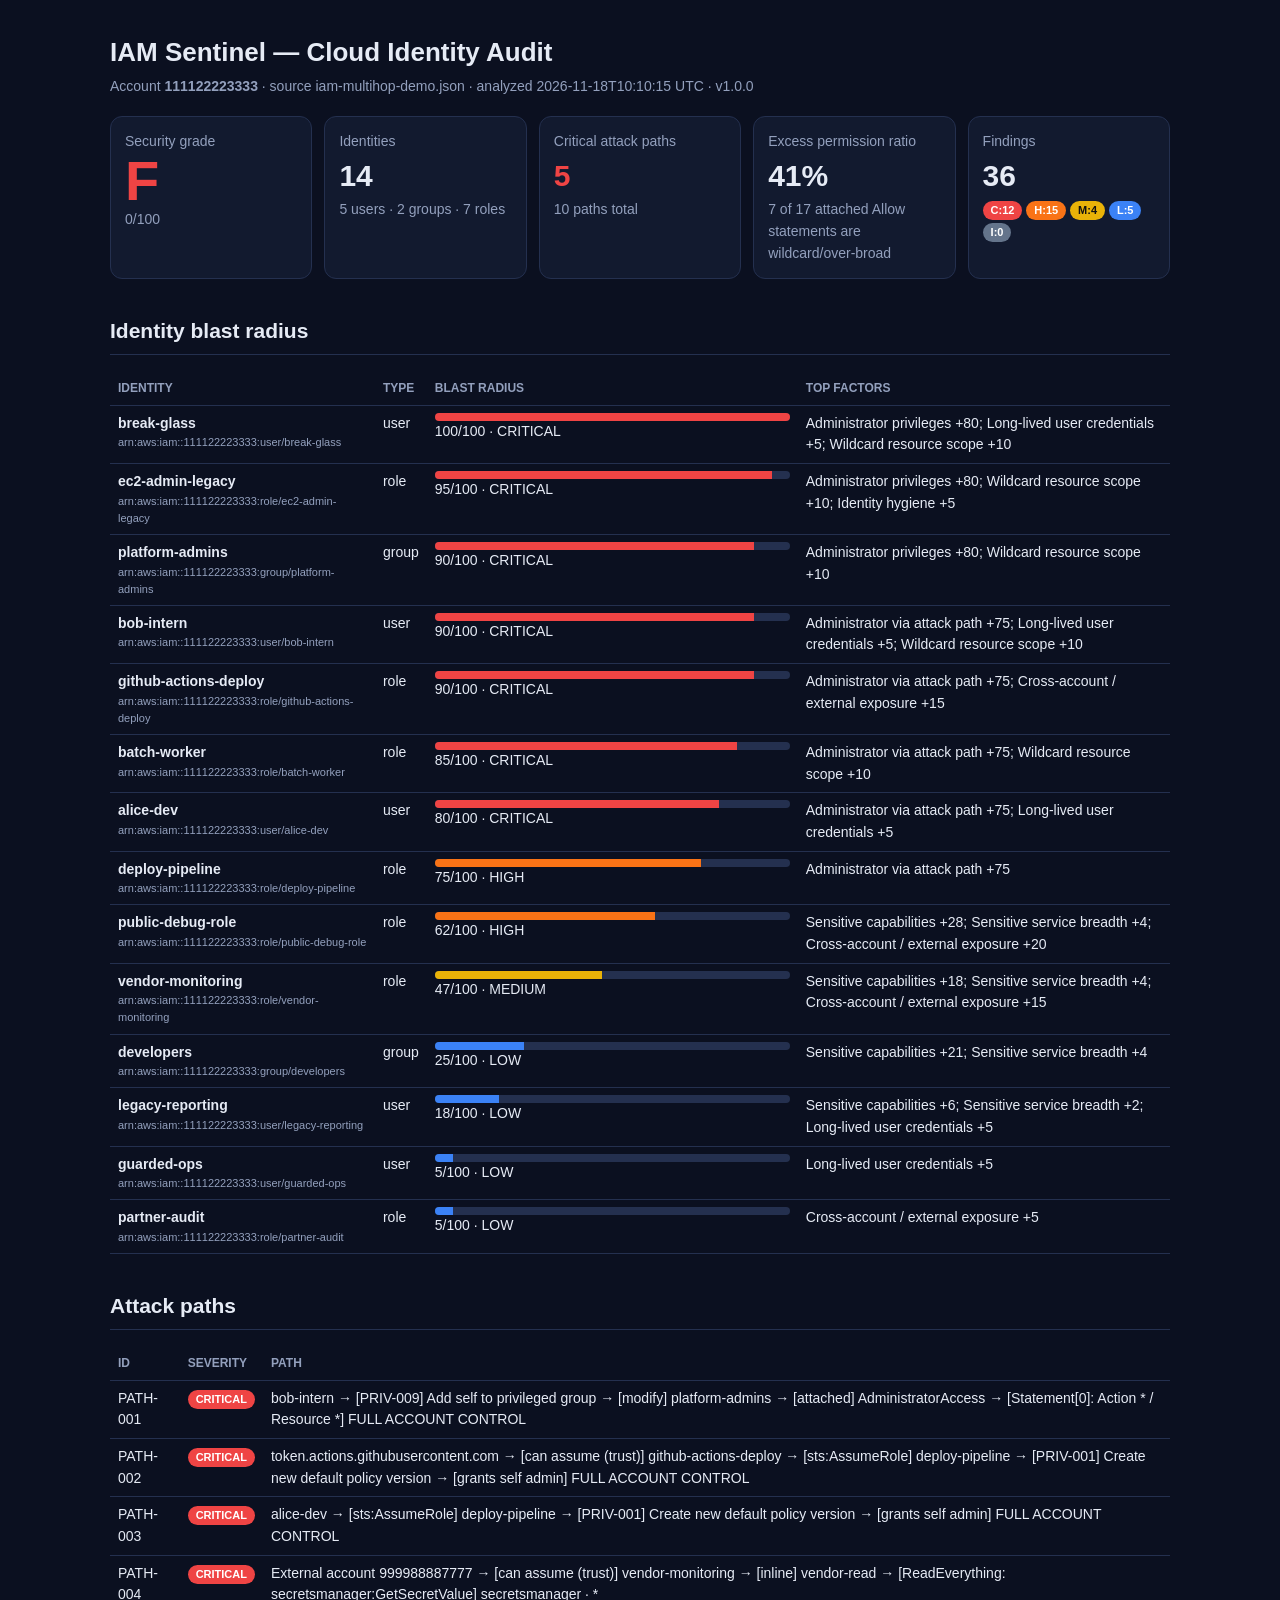
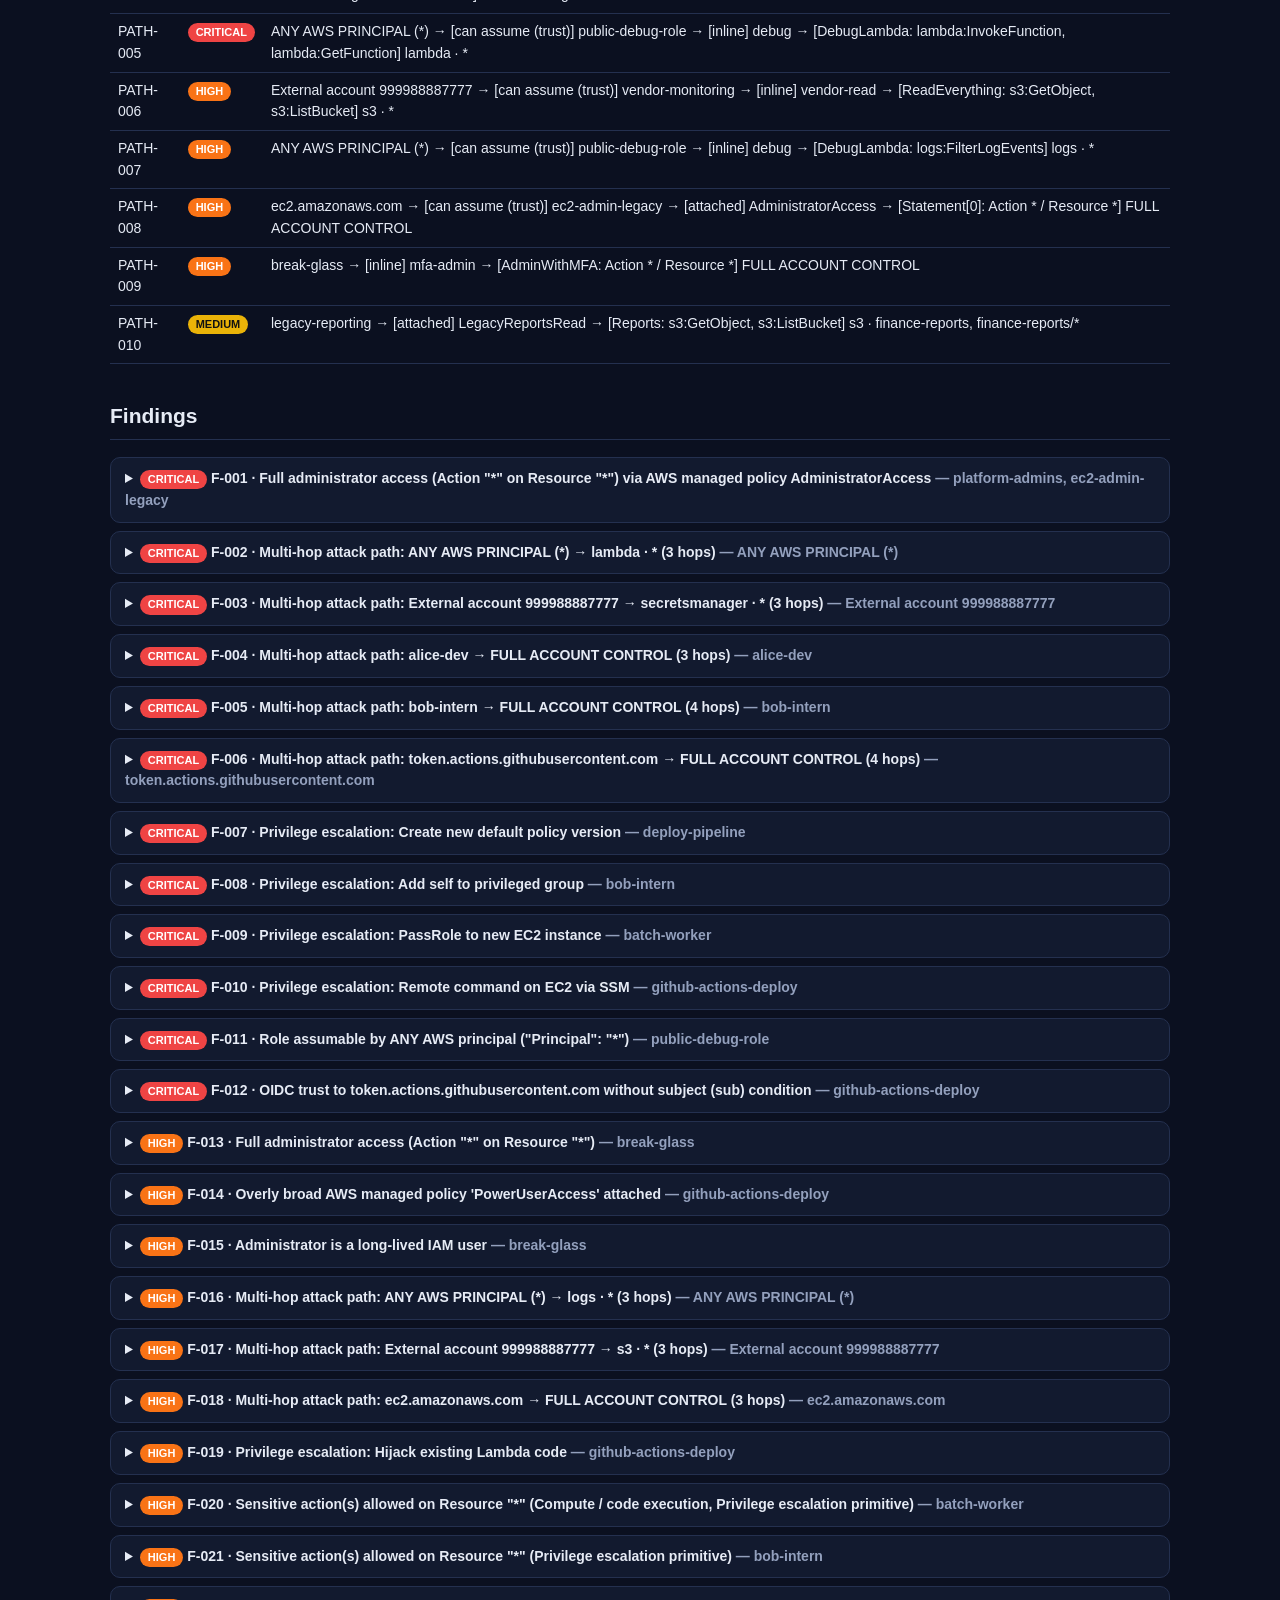
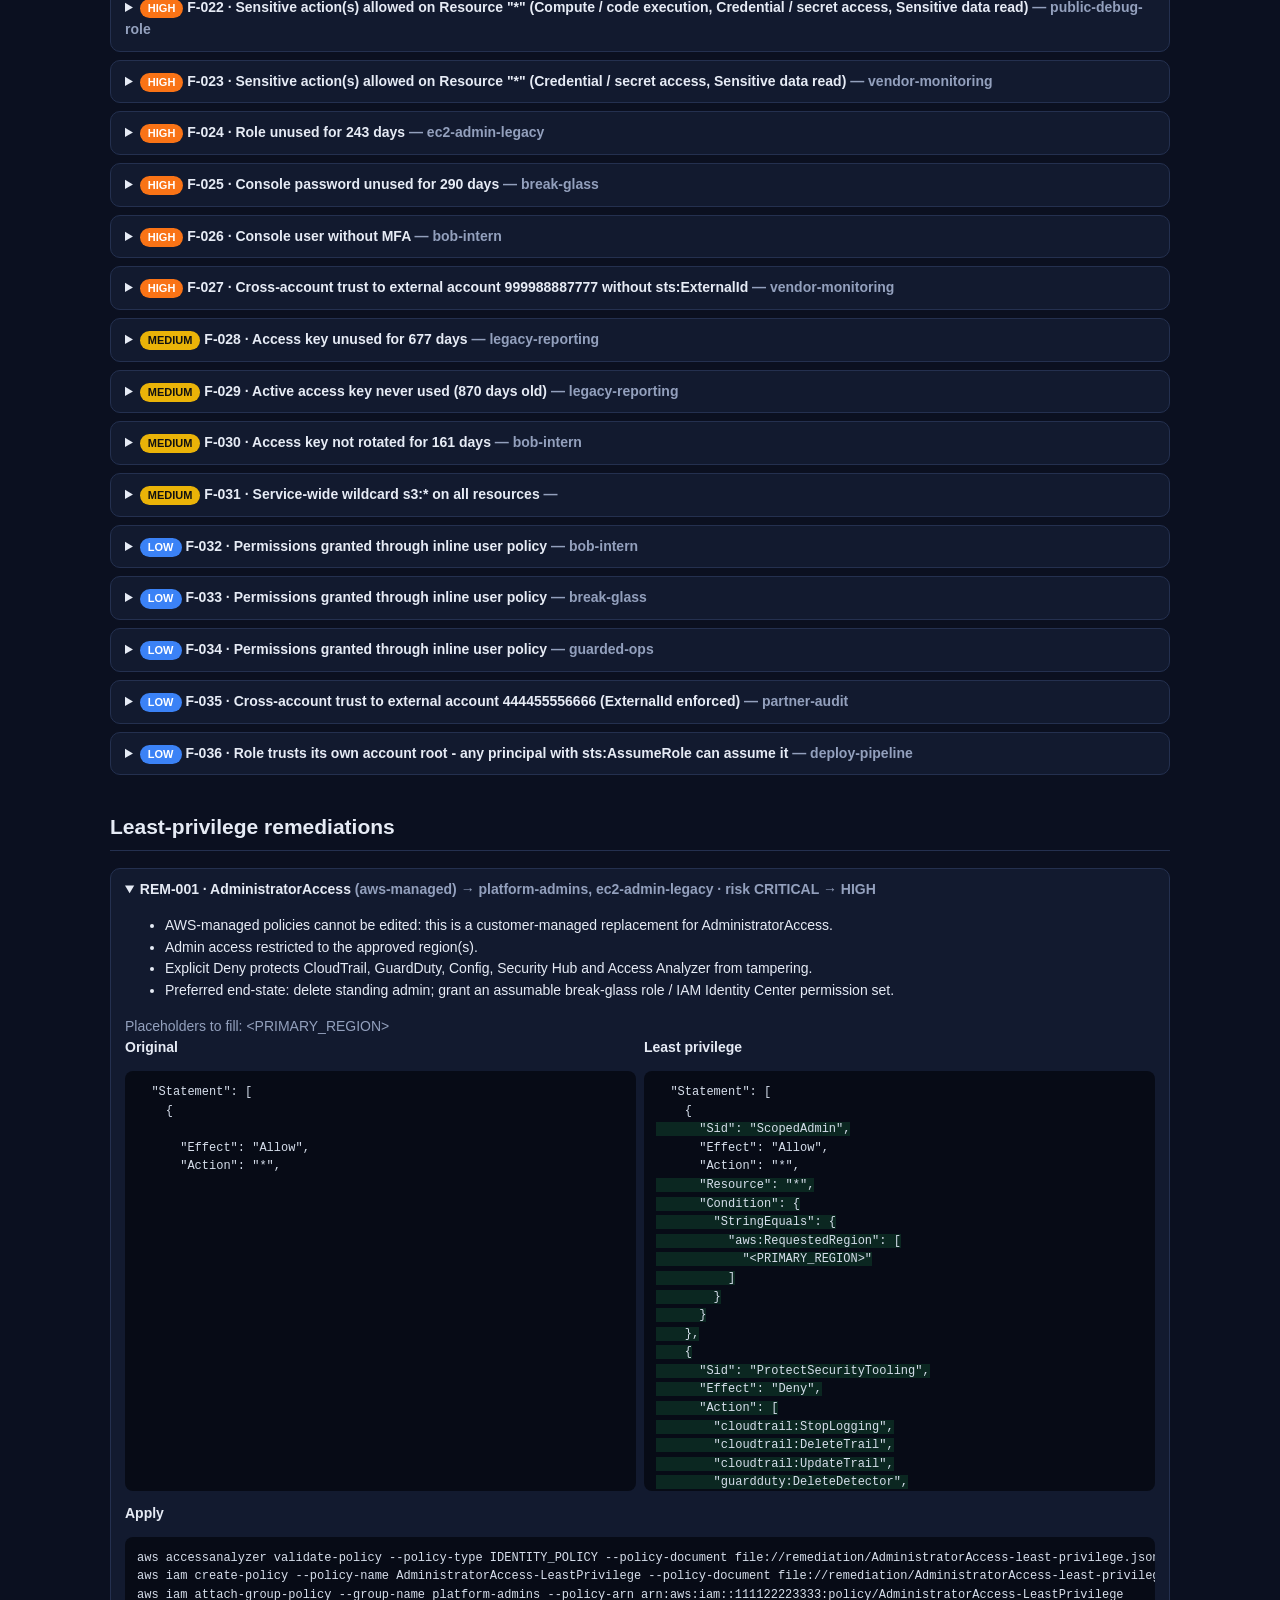
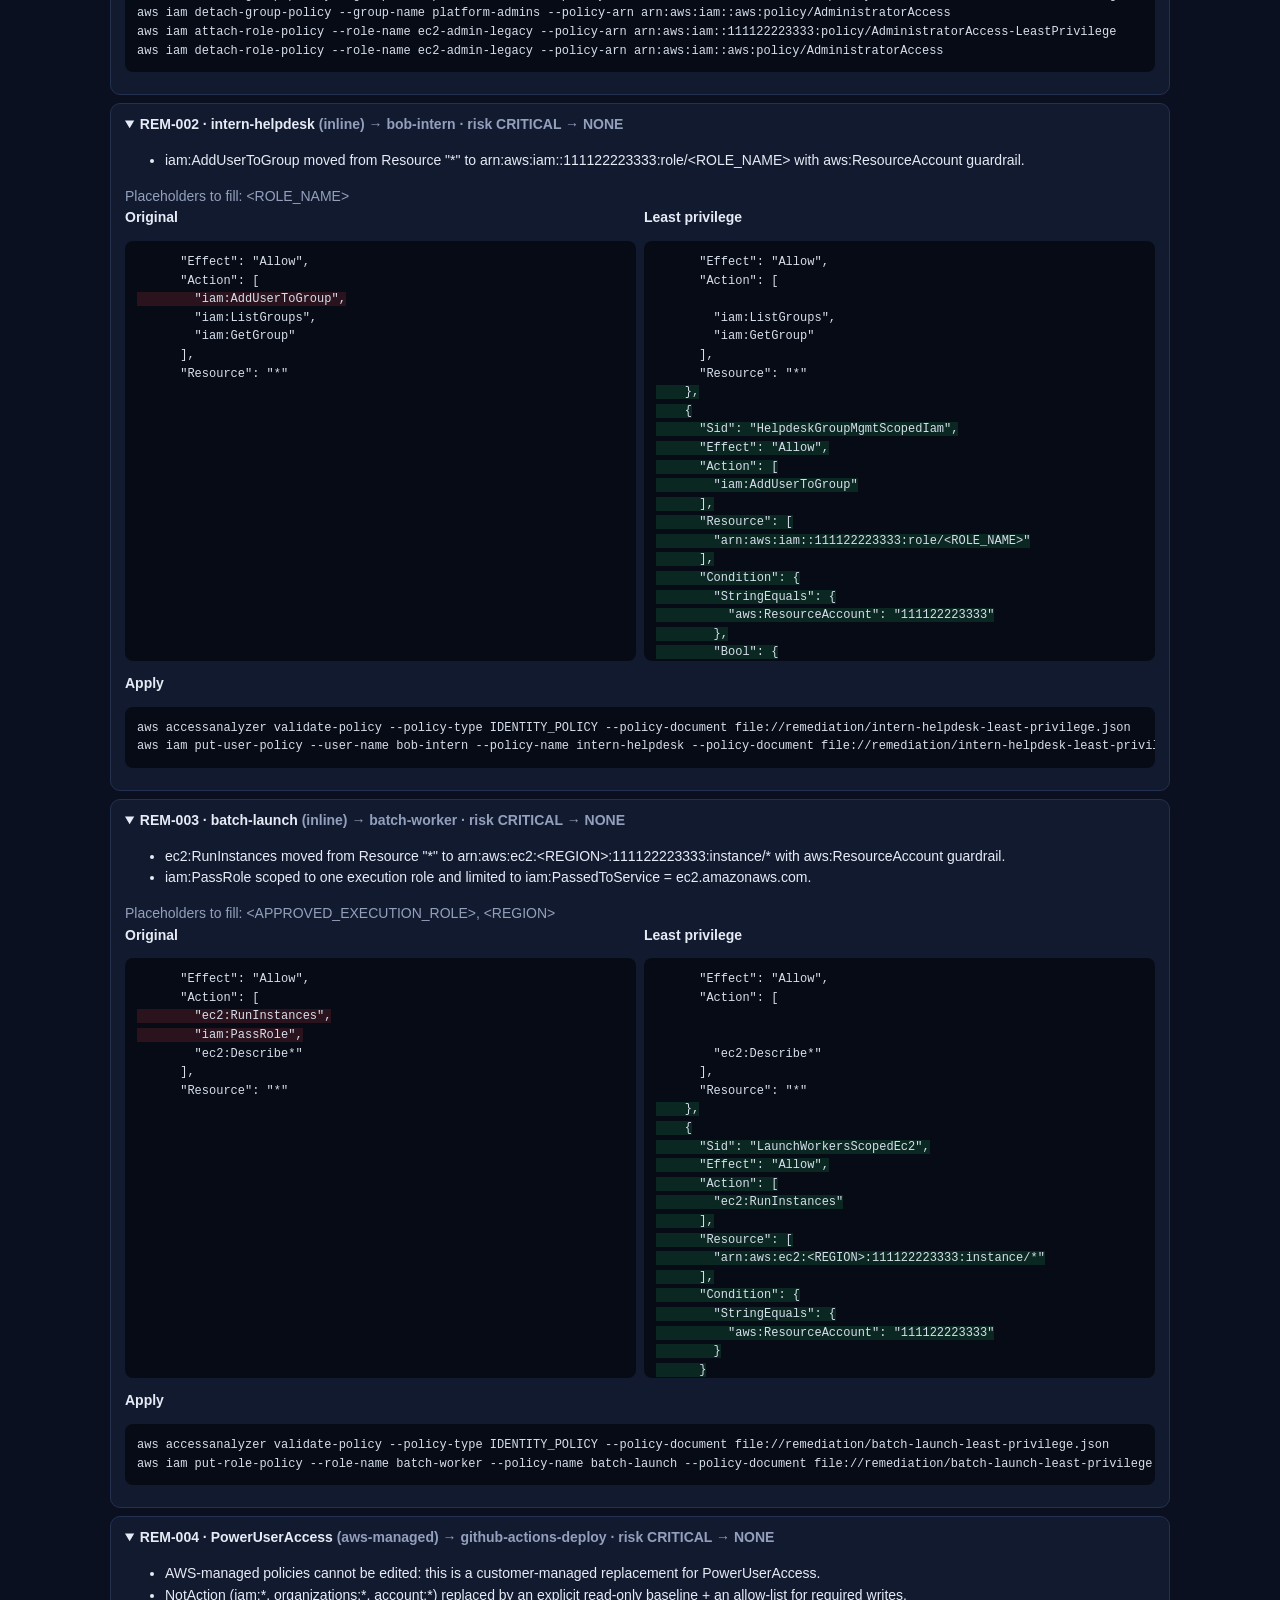
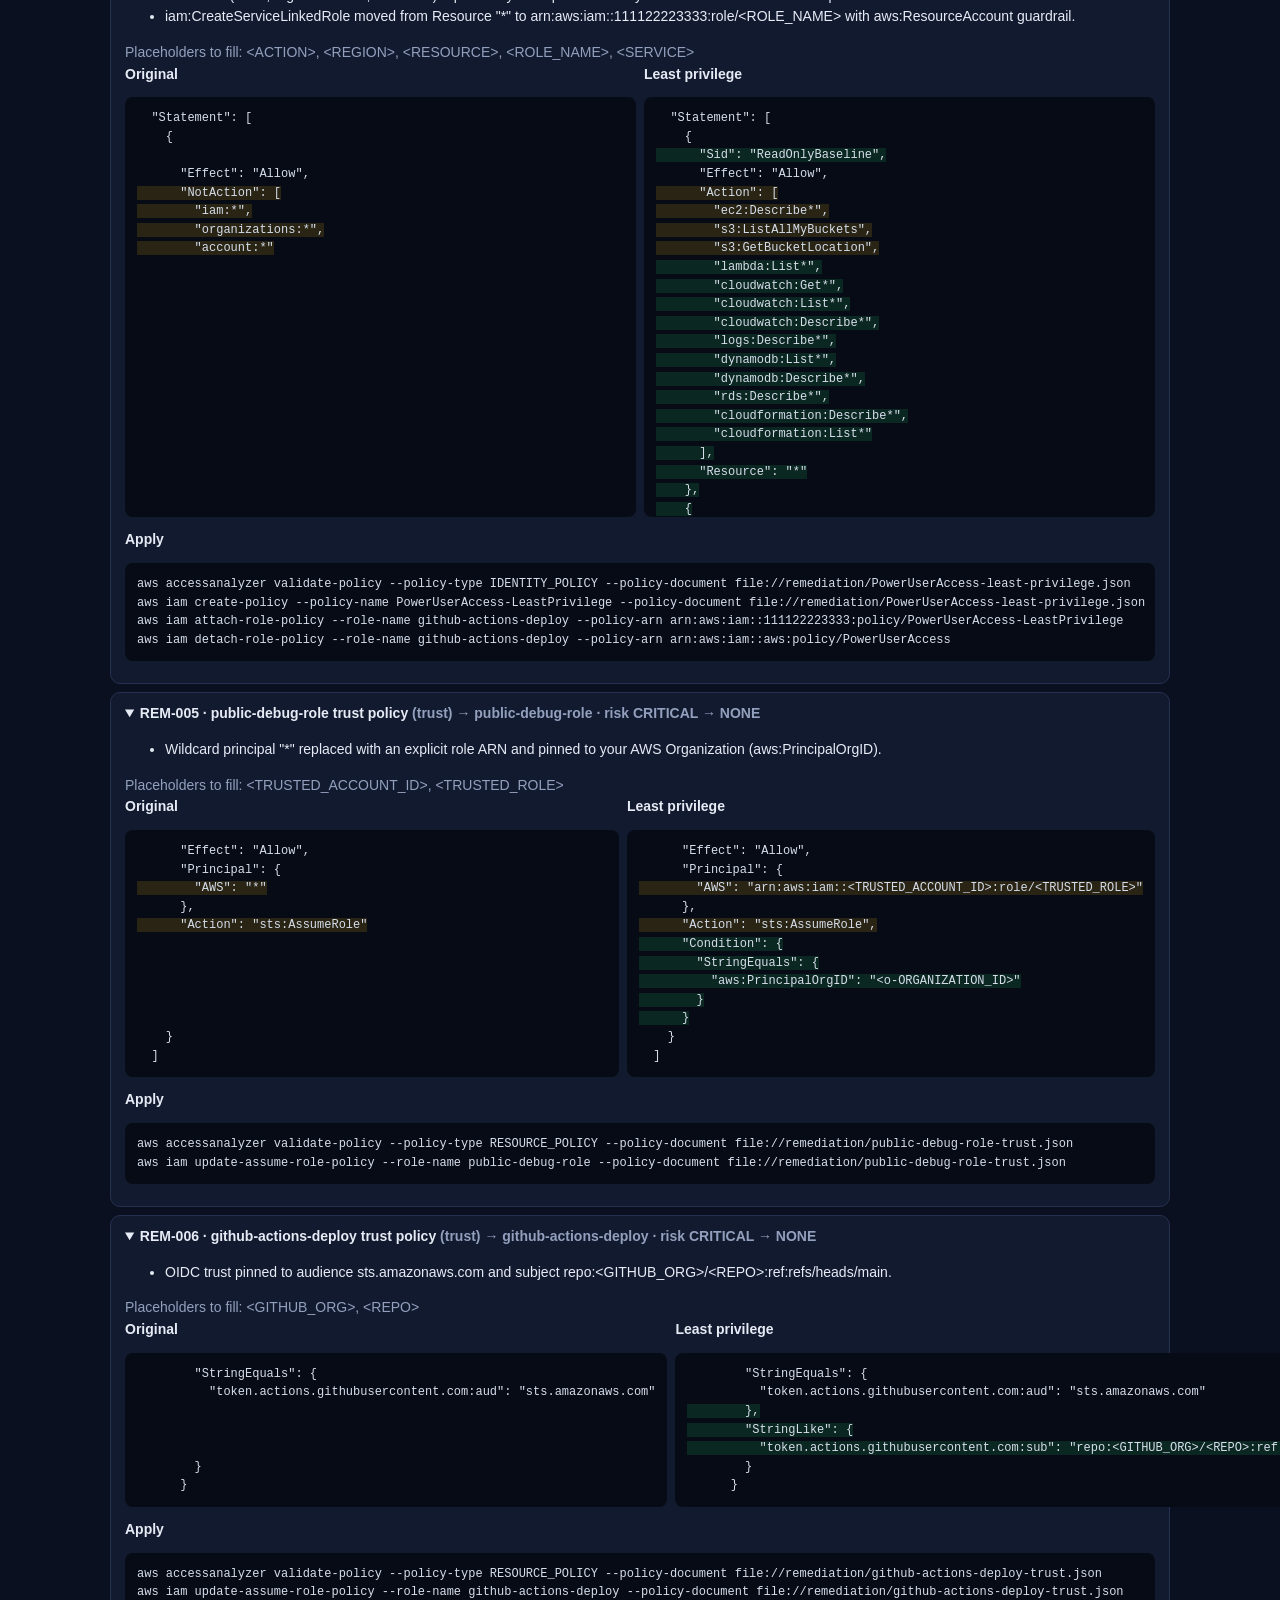
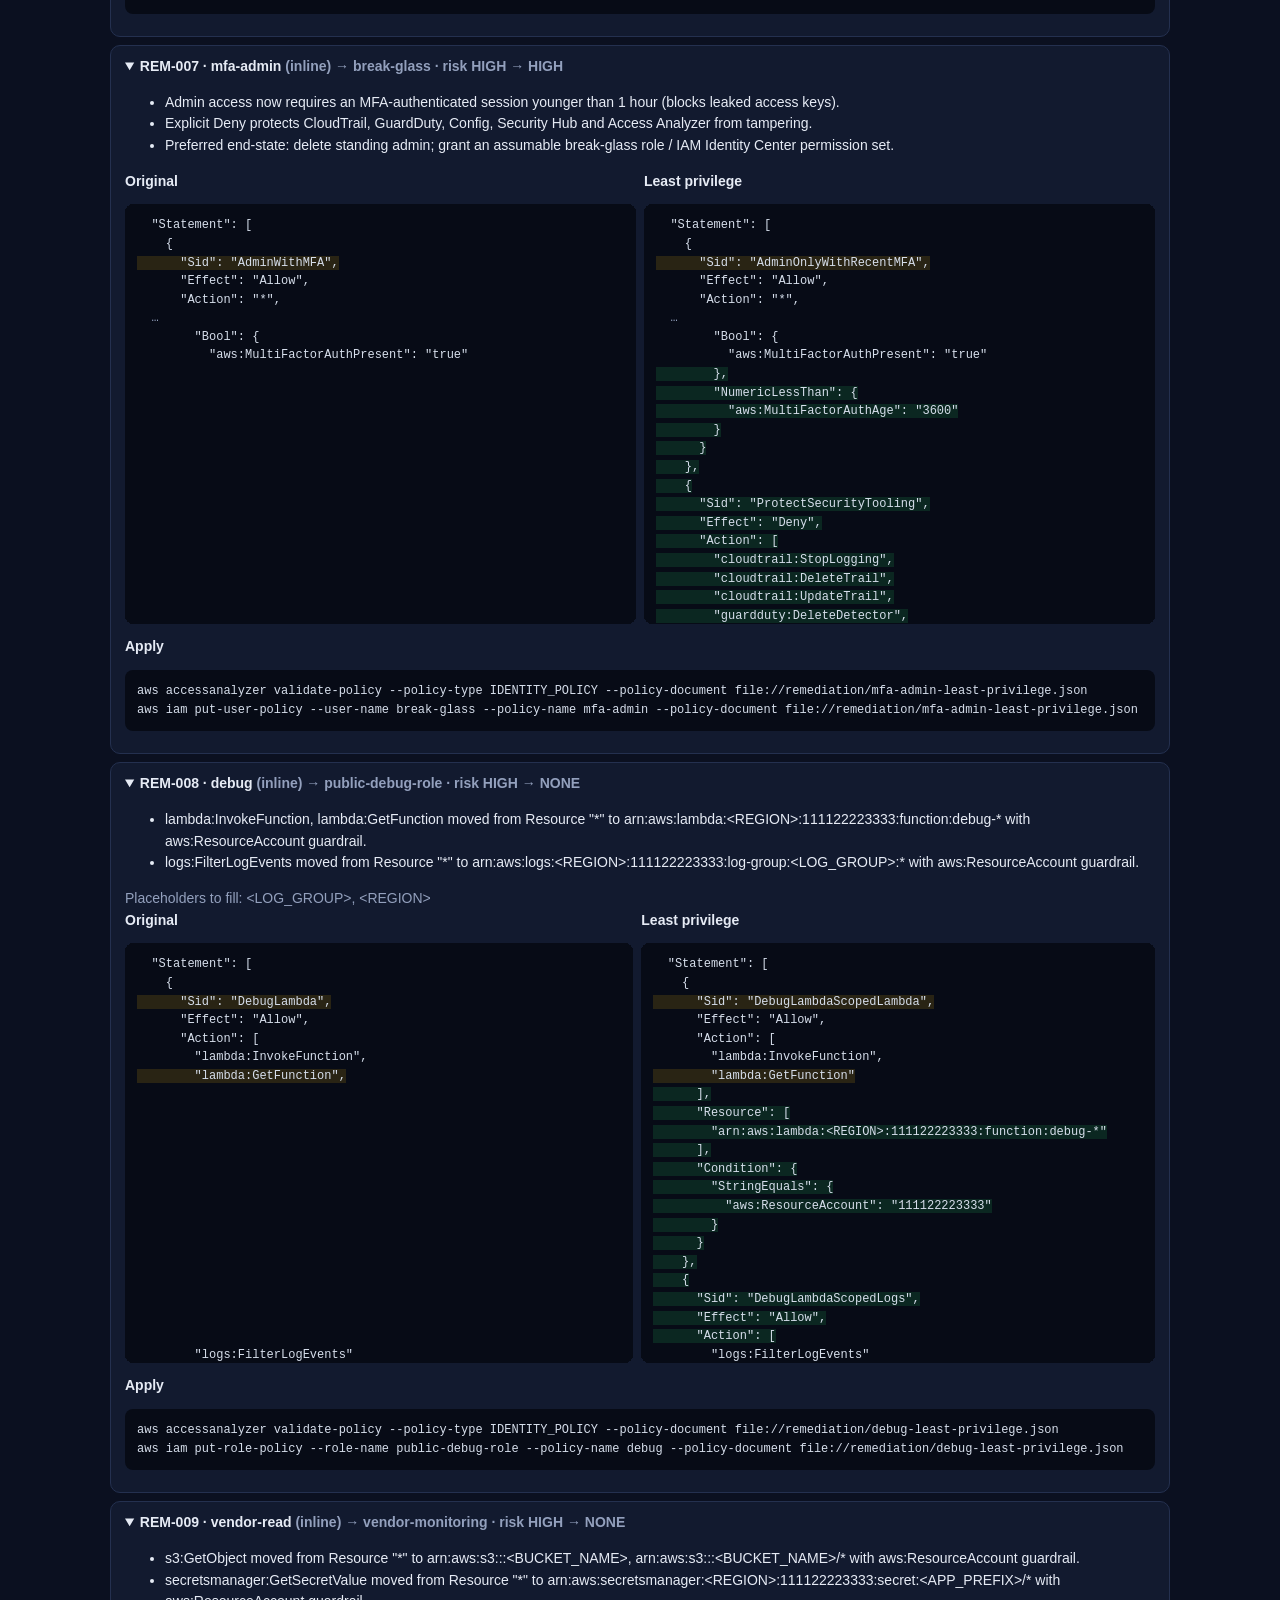
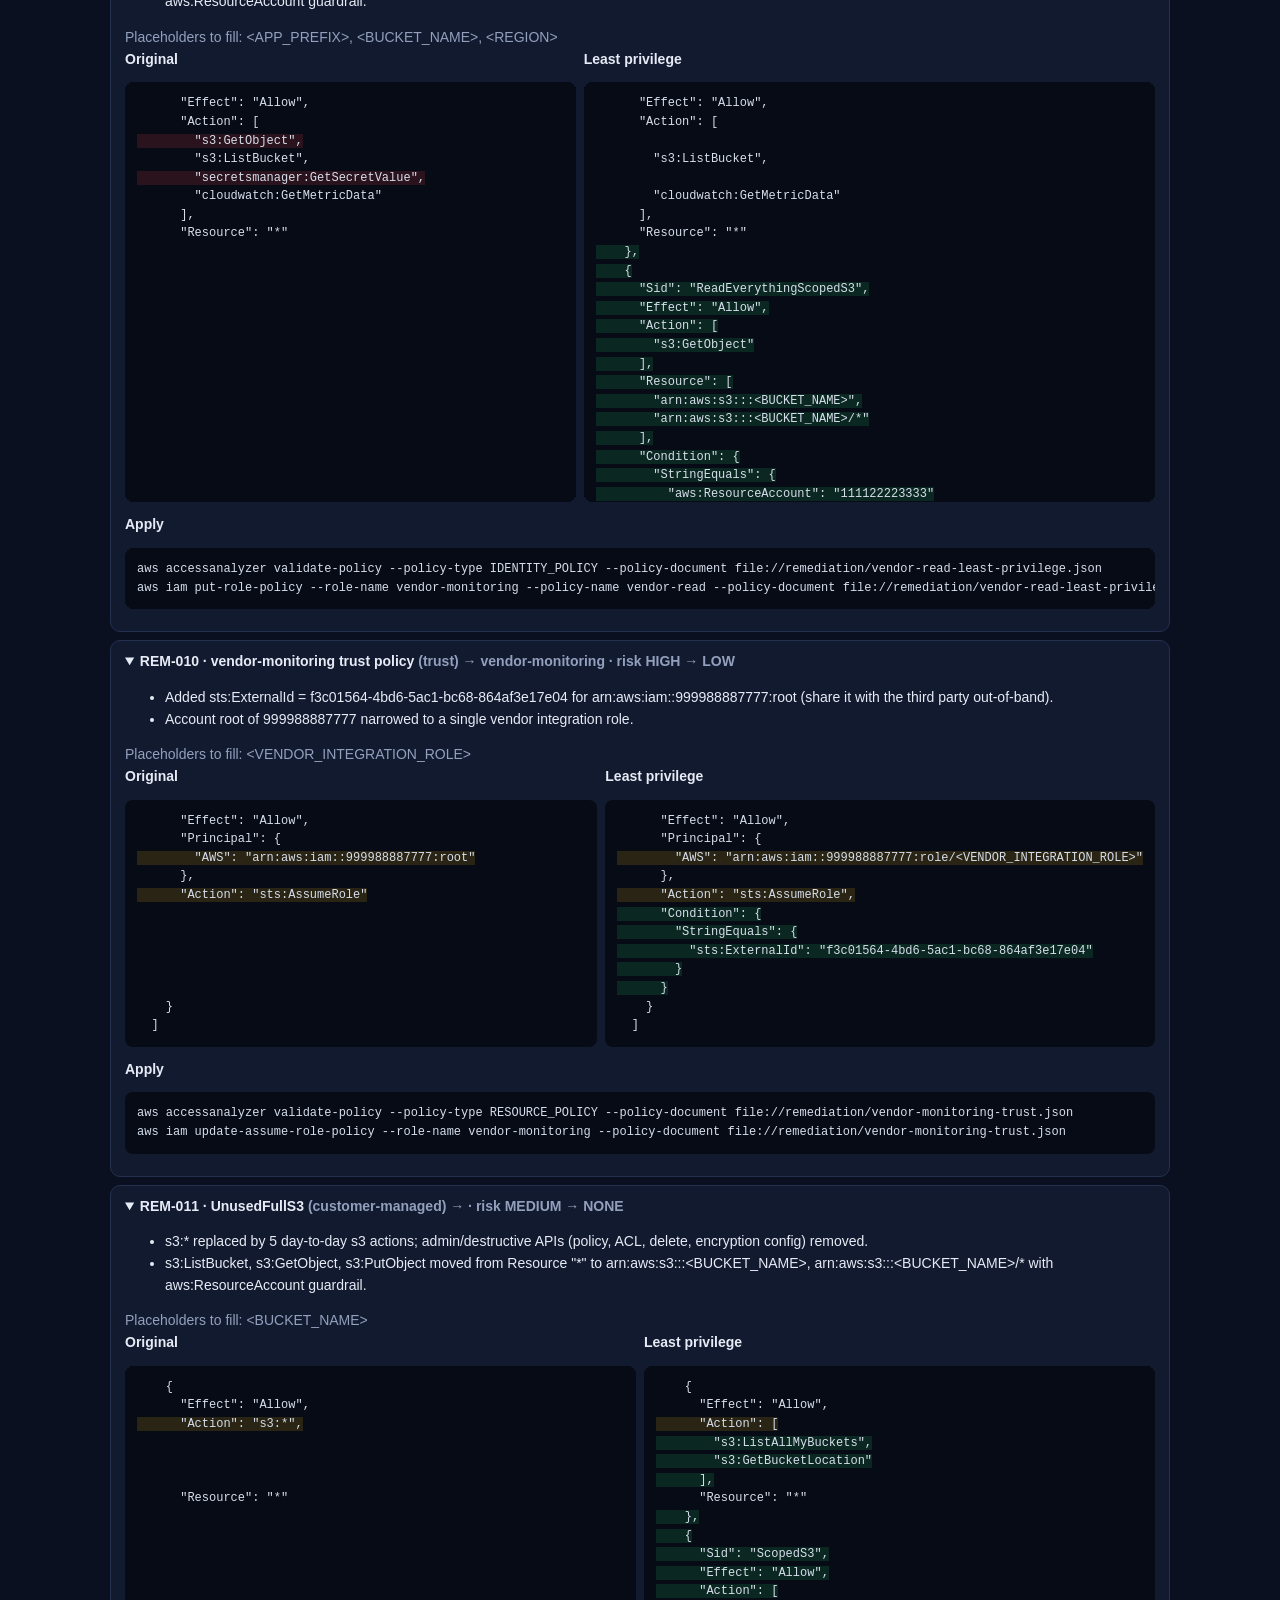
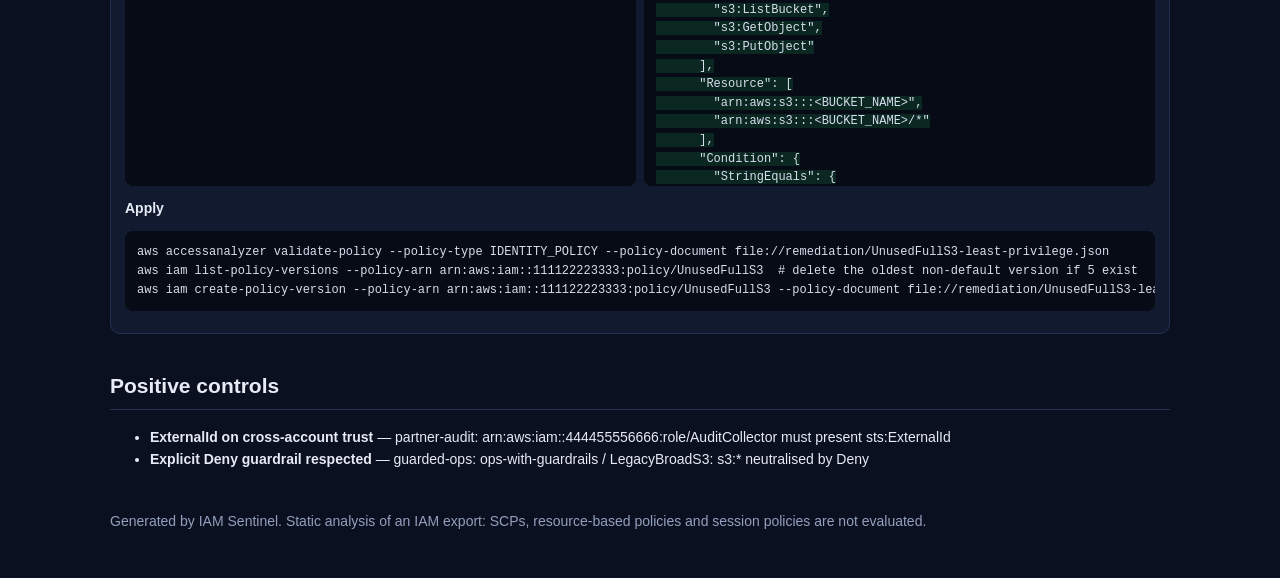
<file: reports/multihop-demo-report.html>
<!doctype html><html lang=en><head><meta charset=utf-8><meta name=viewport content='width=device-width,initial-scale=1'><title>IAM Sentinel Report</title><style>
:root{--bg:#0b1020;--panel:#121a2f;--line:#24304f;--ink:#e6ebf5;--muted:#93a0bd;--crit:#ef4444;--high:#f97316;--med:#eab308;--low:#3b82f6;--info:#64748b;--ok:#22c55e}
@media print{:root{--bg:#fff;--panel:#fff;--line:#ddd;--ink:#111;--muted:#555}}
*{box-sizing:border-box}body{margin:0;background:var(--bg);color:var(--ink);font:14px/1.55 -apple-system,Segoe UI,Inter,Roboto,sans-serif}
main{max-width:1100px;margin:0 auto;padding:32px 20px}h1{font-size:26px;margin:0 0 4px}h2{margin-top:36px;border-bottom:1px solid var(--line);padding-bottom:6px}
.muted{color:var(--muted)}.grid{display:grid;grid-template-columns:repeat(auto-fit,minmax(160px,1fr));gap:12px;margin:18px 0}
.card{background:var(--panel);border:1px solid var(--line);border-radius:12px;padding:14px}.big{font-size:30px;font-weight:700}
.grade{font-size:56px;font-weight:800;line-height:1}.sev{display:inline-block;padding:1px 8px;border-radius:999px;font-size:11px;font-weight:700;color:#fff}
.CRITICAL{background:var(--crit)}.HIGH{background:var(--high)}.MEDIUM{background:var(--med);color:#111}.LOW{background:var(--low)}.INFO{background:var(--info)}
table{width:100%;border-collapse:collapse;margin:10px 0}td,th{border-bottom:1px solid var(--line);padding:7px 8px;text-align:left;vertical-align:top}
th{color:var(--muted);font-weight:600;font-size:12px;text-transform:uppercase}code,pre{font-family:ui-monospace,Consolas,monospace;font-size:12px}
pre{background:#070b16;color:#d6deeb;padding:12px;border-radius:8px;overflow:auto;max-height:420px}details{background:var(--panel);border:1px solid var(--line);border-radius:10px;padding:10px 14px;margin:8px 0}
summary{cursor:pointer;font-weight:600}.bar{height:8px;background:var(--line);border-radius:4px;overflow:hidden}.bar>i{display:block;height:100%}
.diff{display:grid;grid-template-columns:1fr 1fr;gap:8px}.add{background:rgba(34,197,94,.15)}.del{background:rgba(239,68,68,.15)}.chg{background:rgba(234,179,8,.15)}
</style></head><body><main><h1>IAM Sentinel — Cloud Identity Audit</h1><div class=muted>Account <b>111122223333</b> · source iam-multihop-demo.json · analyzed 2026-11-18T10:10:15 UTC · v1.0.0</div><div class=grid><div class=card><div class=muted>Security grade</div><div class=grade style='color:var(--crit)'>F</div><div class=muted>0/100</div></div><div class=card><div class=muted>Identities</div><div class=big>14</div><div class=muted>5 users · 2 groups · 7 roles</div></div><div class=card><div class=muted>Critical attack paths</div><div class=big style='color:var(--crit)'>5</div><div class=muted>10 paths total</div></div><div class=card><div class=muted>Excess permission ratio</div><div class=big>41%</div><div class=muted>7 of 17 attached Allow statements are wildcard/over-broad</div></div><div class=card><div class=muted>Findings</div><div class=big>36</div><div><span class='sev CRITICAL'>C:12</span> <span class='sev HIGH'>H:15</span> <span class='sev MEDIUM'>M:4</span> <span class='sev LOW'>L:5</span> <span class='sev INFO'>I:0</span></div></div></div><h2>Identity blast radius</h2><table><tr><th>Identity</th><th>Type</th><th style='width:35%'>Blast radius</th><th>Top factors</th></tr><tr><td><b>break-glass</b><div class=muted style='font-size:11px'>arn:aws:iam::111122223333:user/break-glass</div></td><td>user</td><td><div class=bar><i style='width:100%;background:var(--crit)'></i></div>100/100 · CRITICAL</td><td>Administrator privileges +80; Long-lived user credentials +5; Wildcard resource scope +10</td></tr><tr><td><b>ec2-admin-legacy</b><div class=muted style='font-size:11px'>arn:aws:iam::111122223333:role/ec2-admin-legacy</div></td><td>role</td><td><div class=bar><i style='width:95%;background:var(--crit)'></i></div>95/100 · CRITICAL</td><td>Administrator privileges +80; Wildcard resource scope +10; Identity hygiene +5</td></tr><tr><td><b>platform-admins</b><div class=muted style='font-size:11px'>arn:aws:iam::111122223333:group/platform-admins</div></td><td>group</td><td><div class=bar><i style='width:90%;background:var(--crit)'></i></div>90/100 · CRITICAL</td><td>Administrator privileges +80; Wildcard resource scope +10</td></tr><tr><td><b>bob-intern</b><div class=muted style='font-size:11px'>arn:aws:iam::111122223333:user/bob-intern</div></td><td>user</td><td><div class=bar><i style='width:90%;background:var(--crit)'></i></div>90/100 · CRITICAL</td><td>Administrator via attack path +75; Long-lived user credentials +5; Wildcard resource scope +10</td></tr><tr><td><b>github-actions-deploy</b><div class=muted style='font-size:11px'>arn:aws:iam::111122223333:role/github-actions-deploy</div></td><td>role</td><td><div class=bar><i style='width:90%;background:var(--crit)'></i></div>90/100 · CRITICAL</td><td>Administrator via attack path +75; Cross-account / external exposure +15</td></tr><tr><td><b>batch-worker</b><div class=muted style='font-size:11px'>arn:aws:iam::111122223333:role/batch-worker</div></td><td>role</td><td><div class=bar><i style='width:85%;background:var(--crit)'></i></div>85/100 · CRITICAL</td><td>Administrator via attack path +75; Wildcard resource scope +10</td></tr><tr><td><b>alice-dev</b><div class=muted style='font-size:11px'>arn:aws:iam::111122223333:user/alice-dev</div></td><td>user</td><td><div class=bar><i style='width:80%;background:var(--crit)'></i></div>80/100 · CRITICAL</td><td>Administrator via attack path +75; Long-lived user credentials +5</td></tr><tr><td><b>deploy-pipeline</b><div class=muted style='font-size:11px'>arn:aws:iam::111122223333:role/deploy-pipeline</div></td><td>role</td><td><div class=bar><i style='width:75%;background:var(--high)'></i></div>75/100 · HIGH</td><td>Administrator via attack path +75</td></tr><tr><td><b>public-debug-role</b><div class=muted style='font-size:11px'>arn:aws:iam::111122223333:role/public-debug-role</div></td><td>role</td><td><div class=bar><i style='width:62%;background:var(--high)'></i></div>62/100 · HIGH</td><td>Sensitive capabilities +28; Sensitive service breadth +4; Cross-account / external exposure +20</td></tr><tr><td><b>vendor-monitoring</b><div class=muted style='font-size:11px'>arn:aws:iam::111122223333:role/vendor-monitoring</div></td><td>role</td><td><div class=bar><i style='width:47%;background:var(--med)'></i></div>47/100 · MEDIUM</td><td>Sensitive capabilities +18; Sensitive service breadth +4; Cross-account / external exposure +15</td></tr><tr><td><b>developers</b><div class=muted style='font-size:11px'>arn:aws:iam::111122223333:group/developers</div></td><td>group</td><td><div class=bar><i style='width:25%;background:var(--low)'></i></div>25/100 · LOW</td><td>Sensitive capabilities +21; Sensitive service breadth +4</td></tr><tr><td><b>legacy-reporting</b><div class=muted style='font-size:11px'>arn:aws:iam::111122223333:user/legacy-reporting</div></td><td>user</td><td><div class=bar><i style='width:18%;background:var(--low)'></i></div>18/100 · LOW</td><td>Sensitive capabilities +6; Sensitive service breadth +2; Long-lived user credentials +5</td></tr><tr><td><b>guarded-ops</b><div class=muted style='font-size:11px'>arn:aws:iam::111122223333:user/guarded-ops</div></td><td>user</td><td><div class=bar><i style='width:5%;background:var(--low)'></i></div>5/100 · LOW</td><td>Long-lived user credentials +5</td></tr><tr><td><b>partner-audit</b><div class=muted style='font-size:11px'>arn:aws:iam::111122223333:role/partner-audit</div></td><td>role</td><td><div class=bar><i style='width:5%;background:var(--low)'></i></div>5/100 · LOW</td><td>Cross-account / external exposure +5</td></tr></table><h2>Attack paths</h2><table><tr><th>ID</th><th>Severity</th><th>Path</th></tr><tr><td>PATH-001</td><td><span class='sev CRITICAL'>CRITICAL</span></td><td>bob-intern → [PRIV-009] Add self to privileged group → [modify] platform-admins → [attached] AdministratorAccess → [Statement[0]: Action * / Resource *] FULL ACCOUNT CONTROL</td></tr><tr><td>PATH-002</td><td><span class='sev CRITICAL'>CRITICAL</span></td><td>token.actions.githubusercontent.com → [can assume (trust)] github-actions-deploy → [sts:AssumeRole] deploy-pipeline → [PRIV-001] Create new default policy version → [grants self admin] FULL ACCOUNT CONTROL</td></tr><tr><td>PATH-003</td><td><span class='sev CRITICAL'>CRITICAL</span></td><td>alice-dev → [sts:AssumeRole] deploy-pipeline → [PRIV-001] Create new default policy version → [grants self admin] FULL ACCOUNT CONTROL</td></tr><tr><td>PATH-004</td><td><span class='sev CRITICAL'>CRITICAL</span></td><td>External account 999988887777 → [can assume (trust)] vendor-monitoring → [inline] vendor-read → [ReadEverything: secretsmanager:GetSecretValue] secretsmanager · *</td></tr><tr><td>PATH-005</td><td><span class='sev CRITICAL'>CRITICAL</span></td><td>ANY AWS PRINCIPAL (*) → [can assume (trust)] public-debug-role → [inline] debug → [DebugLambda: lambda:InvokeFunction, lambda:GetFunction] lambda · *</td></tr><tr><td>PATH-006</td><td><span class='sev HIGH'>HIGH</span></td><td>External account 999988887777 → [can assume (trust)] vendor-monitoring → [inline] vendor-read → [ReadEverything: s3:GetObject, s3:ListBucket] s3 · *</td></tr><tr><td>PATH-007</td><td><span class='sev HIGH'>HIGH</span></td><td>ANY AWS PRINCIPAL (*) → [can assume (trust)] public-debug-role → [inline] debug → [DebugLambda: logs:FilterLogEvents] logs · *</td></tr><tr><td>PATH-008</td><td><span class='sev HIGH'>HIGH</span></td><td>ec2.amazonaws.com → [can assume (trust)] ec2-admin-legacy → [attached] AdministratorAccess → [Statement[0]: Action * / Resource *] FULL ACCOUNT CONTROL</td></tr><tr><td>PATH-009</td><td><span class='sev HIGH'>HIGH</span></td><td>break-glass → [inline] mfa-admin → [AdminWithMFA: Action * / Resource *] FULL ACCOUNT CONTROL</td></tr><tr><td>PATH-010</td><td><span class='sev MEDIUM'>MEDIUM</span></td><td>legacy-reporting → [attached] LegacyReportsRead → [Reports: s3:GetObject, s3:ListBucket] s3 · finance-reports, finance-reports/*</td></tr></table><h2>Findings</h2><details><summary><span class='sev CRITICAL'>CRITICAL</span> F-001 · Full administrator access (Action &quot;*&quot; on Resource &quot;*&quot;) via AWS managed policy AdministratorAccess <span class=muted>— platform-admins, ec2-admin-legacy</span></summary><table><tr><th style='width:160px'>Rule</th><td>ADMIN-001 · Excessive Privilege · exploitability: confirmed · MITRE T1078.004, T1098, T1562.008</td></tr><tr><th>Policy</th><td>AdministratorAccess <span class=muted>(aws-managed) arn:aws:iam::aws:policy/AdministratorAccess</span></td></tr><tr><th>Sid / Effect</th><td>(none) / Allow</td></tr><tr><th>Offending actions</th><td><code>*</code></td></tr><tr><th>Resource</th><td><code>*</code></td></tr><tr><th>Risk</th><td>The statement grants every action on every resource in the account. Holders can create users and keys, rewrite any policy, read all data, disable CloudTrail/GuardDuty and delete resources.</td></tr><tr><th>Attack path</th><td>Credential theft of this identity = full account takeover. An attacker typically creates a backdoor user or access key (persistence), disables logging (defense evasion) and exfiltrates S3/RDS/Secrets data.</td></tr><tr><th>Recommendation</th><td>Remove standing admin. Use role-based, MFA-gated, time-bound elevation (IAM Identity Center permission set or an assumable break-glass role) and protect security tooling with explicit Deny. <b>→ REM-001</b></td></tr></table></details><details><summary><span class='sev CRITICAL'>CRITICAL</span> F-002 · Multi-hop attack path: ANY AWS PRINCIPAL (*) → lambda · * (3 hops) <span class=muted>— ANY AWS PRINCIPAL (*)</span></summary><table><tr><th style='width:160px'>Rule</th><td>PATH-001 · Attack Path · exploitability: confirmed · MITRE T1078.004, T1098.003</td></tr><tr><th>Risk</th><td>Graph traversal found an indirect route: ANY AWS PRINCIPAL (*) → [can assume (trust)] public-debug-role → [inline] debug → [DebugLambda: lambda:InvokeFunction, lambda:GetFunction] lambda · *</td></tr><tr><th>Attack path</th><td>Each hop is individually &#x27;reasonable&#x27;; chained together they give the source principal the target capability.</td></tr><tr><th>Recommendation</th><td>Break the weakest link: narrow the trust/assume permission, remove the escalation primitive, or scope the final grant.<div class=muted>• Path id PATH-005</div></td></tr></table></details><details><summary><span class='sev CRITICAL'>CRITICAL</span> F-003 · Multi-hop attack path: External account 999988887777 → secretsmanager · * (3 hops) <span class=muted>— External account 999988887777</span></summary><table><tr><th style='width:160px'>Rule</th><td>PATH-001 · Attack Path · exploitability: confirmed · MITRE T1078.004, T1098.003</td></tr><tr><th>Risk</th><td>Graph traversal found an indirect route: External account 999988887777 → [can assume (trust)] vendor-monitoring → [inline] vendor-read → [ReadEverything: secretsmanager:GetSecretValue] secretsmanager · *</td></tr><tr><th>Attack path</th><td>Each hop is individually &#x27;reasonable&#x27;; chained together they give the source principal the target capability.</td></tr><tr><th>Recommendation</th><td>Break the weakest link: narrow the trust/assume permission, remove the escalation primitive, or scope the final grant.<div class=muted>• Path id PATH-004</div></td></tr></table></details><details><summary><span class='sev CRITICAL'>CRITICAL</span> F-004 · Multi-hop attack path: alice-dev → FULL ACCOUNT CONTROL (3 hops) <span class=muted>— alice-dev</span></summary><table><tr><th style='width:160px'>Rule</th><td>PATH-001 · Attack Path · exploitability: confirmed · MITRE T1078.004, T1098.003</td></tr><tr><th>Risk</th><td>Graph traversal found an indirect route: alice-dev → [sts:AssumeRole] deploy-pipeline → [PRIV-001] Create new default policy version → [grants self admin] FULL ACCOUNT CONTROL</td></tr><tr><th>Attack path</th><td>Each hop is individually &#x27;reasonable&#x27;; chained together they give the source principal the target capability.</td></tr><tr><th>Recommendation</th><td>Break the weakest link: narrow the trust/assume permission, remove the escalation primitive, or scope the final grant.<div class=muted>• Path id PATH-003</div></td></tr></table></details><details><summary><span class='sev CRITICAL'>CRITICAL</span> F-005 · Multi-hop attack path: bob-intern → FULL ACCOUNT CONTROL (4 hops) <span class=muted>— bob-intern</span></summary><table><tr><th style='width:160px'>Rule</th><td>PATH-001 · Attack Path · exploitability: confirmed · MITRE T1078.004, T1098.003</td></tr><tr><th>Risk</th><td>Graph traversal found an indirect route: bob-intern → [PRIV-009] Add self to privileged group → [modify] platform-admins → [attached] AdministratorAccess → [Statement[0]: Action * / Resource *] FULL ACCOUNT CONTROL</td></tr><tr><th>Attack path</th><td>Each hop is individually &#x27;reasonable&#x27;; chained together they give the source principal the target capability.</td></tr><tr><th>Recommendation</th><td>Break the weakest link: narrow the trust/assume permission, remove the escalation primitive, or scope the final grant.<div class=muted>• Path id PATH-001</div></td></tr></table></details><details><summary><span class='sev CRITICAL'>CRITICAL</span> F-006 · Multi-hop attack path: token.actions.githubusercontent.com → FULL ACCOUNT CONTROL (4 hops) <span class=muted>— token.actions.githubusercontent.com</span></summary><table><tr><th style='width:160px'>Rule</th><td>PATH-001 · Attack Path · exploitability: confirmed · MITRE T1078.004, T1098.003</td></tr><tr><th>Risk</th><td>Graph traversal found an indirect route: token.actions.githubusercontent.com → [can assume (trust)] github-actions-deploy → [sts:AssumeRole] deploy-pipeline → [PRIV-001] Create new default policy version → [grants self admin] FULL ACCOUNT CONTROL</td></tr><tr><th>Attack path</th><td>Each hop is individually &#x27;reasonable&#x27;; chained together they give the source principal the target capability.</td></tr><tr><th>Recommendation</th><td>Break the weakest link: narrow the trust/assume permission, remove the escalation primitive, or scope the final grant.<div class=muted>• Path id PATH-002</div></td></tr></table></details><details><summary><span class='sev CRITICAL'>CRITICAL</span> F-007 · Privilege escalation: Create new default policy version <span class=muted>— deploy-pipeline</span></summary><table><tr><th style='width:160px'>Rule</th><td>PRIV-001 · Privilege Escalation · exploitability: confirmed · MITRE T1098</td></tr><tr><th>Policy</th><td>DeployPipelinePolicy <span class=muted>(customer-managed) arn:aws:iam::111122223333:policy/DeployPipelinePolicy</span></td></tr><tr><th>Sid / Effect</th><td>SelfServicePolicyUpdates / Allow</td></tr><tr><th>Offending actions</th><td><code>iam:CreatePolicyVersion</code></td></tr><tr><th>Resource</th><td><code>arn:aws:iam::111122223333:policy/DeployPipelinePolicy</code></td></tr><tr><th>Risk</th><td>Can publish a new default version of a customer-managed policy attached to itself containing Action:* / Resource:*. Required permissions present: iam:CreatePolicyVersion.</td></tr><tr><th>Attack path</th><td>deploy-pipeline uses iam:CreatePolicyVersion against DeployPipelinePolicy to grant itself Action:* on Resource:* - instant administrator.</td></tr><tr><th>Recommendation</th><td>Remove iam:CreatePolicyVersion or scope it away from the identity&#x27;s own ARN and policies; enforce a permissions boundary.</td></tr></table></details><details><summary><span class='sev CRITICAL'>CRITICAL</span> F-008 · Privilege escalation: Add self to privileged group <span class=muted>— bob-intern</span></summary><table><tr><th style='width:160px'>Rule</th><td>PRIV-009 · Privilege Escalation · exploitability: confirmed · MITRE T1098</td></tr><tr><th>Policy</th><td>intern-helpdesk <span class=muted>(inline) </span></td></tr><tr><th>Sid / Effect</th><td>HelpdeskGroupMgmt / Allow</td></tr><tr><th>Offending actions</th><td><code>iam:AddUserToGroup</code></td></tr><tr><th>Resource</th><td><code>*</code></td></tr><tr><th>Risk</th><td>Can add itself to any group, inheriting that group&#x27;s permissions. Required permissions present: iam:AddUserToGroup.</td></tr><tr><th>Attack path</th><td>Can add itself to any group, inheriting that group&#x27;s permissions.</td></tr><tr><th>Recommendation</th><td>Remove iam:AddUserToGroup or restrict Resource to specific, non-privileged targets; enforce permissions boundaries. <b>→ REM-002</b></td></tr></table></details><details><summary><span class='sev CRITICAL'>CRITICAL</span> F-009 · Privilege escalation: PassRole to new EC2 instance <span class=muted>— batch-worker</span></summary><table><tr><th style='width:160px'>Rule</th><td>PRIV-014 · Privilege Escalation · exploitability: confirmed · MITRE T1098, T1078.004</td></tr><tr><th>Policy</th><td>batch-launch <span class=muted>(inline) </span></td></tr><tr><th>Sid / Effect</th><td>LaunchWorkers / Allow</td></tr><tr><th>Offending actions</th><td><code>iam:PassRole, ec2:RunInstances</code></td></tr><tr><th>Resource</th><td><code>*</code></td></tr><tr><th>Risk</th><td>Can launch an EC2 instance with a privileged instance profile and read its credentials from IMDS. Required permissions present: iam:PassRole, ec2:RunInstances.</td></tr><tr><th>Attack path</th><td>1) batch-worker runs ec2:RunInstances with an instance profile for batch-worker, ec2-admin-legacy. 2) User-data or SSH retrieves credentials from IMDS (169.254.169.254). 3) Attacker acts as that role (administrator).</td></tr><tr><th>Recommendation</th><td>Scope iam:PassRole to the exact execution role ARN(s) and add Condition StringEquals iam:PassedToService = ec2.amazonaws.com; scope the compute action to a function/instance naming prefix. <b>→ REM-003</b></td></tr></table></details><details><summary><span class='sev CRITICAL'>CRITICAL</span> F-010 · Privilege escalation: Remote command on EC2 via SSM <span class=muted>— github-actions-deploy</span></summary><table><tr><th style='width:160px'>Rule</th><td>PRIV-022 · Privilege Escalation · exploitability: conditional · MITRE T1651</td></tr><tr><th>Policy</th><td>PowerUserAccess <span class=muted>(aws-managed) arn:aws:iam::aws:policy/PowerUserAccess</span></td></tr><tr><th>Sid / Effect</th><td>(none) / Allow</td></tr><tr><th>Offending actions</th><td><code>ssm:SendCommand</code></td></tr><tr><th>Resource</th><td><code>*</code></td></tr><tr><th>Risk</th><td>Can execute commands on managed instances and steal their instance-profile credentials. Required permissions present: ssm:SendCommand.</td></tr><tr><th>Attack path</th><td>Can execute commands on managed instances and steal their instance-profile credentials.</td></tr><tr><th>Recommendation</th><td>Remove ssm:SendCommand or restrict Resource to specific, non-privileged targets; enforce permissions boundaries.<div class=muted>• EC2 inventory is not part of an IAM export; assumes instances using these instance profiles are SSM-managed.</div> <b>→ REM-004</b></td></tr></table></details><details><summary><span class='sev CRITICAL'>CRITICAL</span> F-011 · Role assumable by ANY AWS principal (&quot;Principal&quot;: &quot;*&quot;) <span class=muted>— public-debug-role</span></summary><table><tr><th style='width:160px'>Rule</th><td>TRUST-001 · Risky Trust · exploitability: confirmed · MITRE T1199, T1078.004</td></tr><tr><th>Policy</th><td>public-debug-role (AssumeRolePolicyDocument) <span class=muted>(trust) </span></td></tr><tr><th>Sid / Effect</th><td>TemporaryDebug / Allow</td></tr><tr><th>Offending actions</th><td><code>sts:AssumeRole</code></td></tr><tr><th>Resource</th><td><code>Principal: *</code></td></tr><tr><th>Risk</th><td>The trust policy allows every IAM principal in every AWS account to call sts:AssumeRole on this role.</td></tr><tr><th>Attack path</th><td>An attacker with any AWS account (free tier) runs `aws sts assume-role --role-arn arn:aws:iam::111122223333:role/public-debug-role` and receives this role&#x27;s credentials.</td></tr><tr><th>Recommendation</th><td>Replace &quot;*&quot; with the specific trusted account/role ARNs and add aws:PrincipalOrgID. <b>→ REM-005</b></td></tr></table></details><details><summary><span class='sev CRITICAL'>CRITICAL</span> F-012 · OIDC trust to token.actions.githubusercontent.com without subject (sub) condition <span class=muted>— github-actions-deploy</span></summary><table><tr><th style='width:160px'>Rule</th><td>TRUST-005 · Risky Trust · exploitability: confirmed · MITRE T1199, T1078.004</td></tr><tr><th>Policy</th><td>github-actions-deploy (AssumeRolePolicyDocument) <span class=muted>(trust) </span></td></tr><tr><th>Sid / Effect</th><td>(none) / Allow</td></tr><tr><th>Offending actions</th><td><code>sts:AssumeRoleWithWebIdentity</code></td></tr><tr><th>Resource</th><td><code>Principal: arn:aws:iam::111122223333:oidc-provider/token.actions.githubusercontent.com</code></td></tr><tr><th>Condition</th><td><code>{&quot;StringEquals&quot;: {&quot;token.actions.githubusercontent.com:aud&quot;: &quot;sts.amazonaws.com&quot;}}</code></td></tr><tr><th>Risk</th><td>Any identity issued by token.actions.githubusercontent.com can assume this role - e.g. ANY GitHub repository in the world for GitHub Actions.</td></tr><tr><th>Attack path</th><td>An attacker creates their own repo/pipeline, requests an OIDC token for audience sts.amazonaws.com and calls AssumeRoleWithWebIdentity on arn:aws:iam::111122223333:role/github-actions-deploy.</td></tr><tr><th>Recommendation</th><td>Add StringLike token.actions.githubusercontent.com:sub restricted to your org/repo/branch and StringEquals token.actions.githubusercontent.com:aud = sts.amazonaws.com. <b>→ REM-006</b></td></tr></table></details><details><summary><span class='sev HIGH'>HIGH</span> F-013 · Full administrator access (Action &quot;*&quot; on Resource &quot;*&quot;) <span class=muted>— break-glass</span></summary><table><tr><th style='width:160px'>Rule</th><td>ADMIN-001 · Excessive Privilege · exploitability: conditional · MITRE T1078.004, T1098, T1562.008</td></tr><tr><th>Policy</th><td>mfa-admin <span class=muted>(inline) </span></td></tr><tr><th>Sid / Effect</th><td>AdminWithMFA / Allow</td></tr><tr><th>Offending actions</th><td><code>*</code></td></tr><tr><th>Resource</th><td><code>*</code></td></tr><tr><th>Condition</th><td><code>{&quot;Bool&quot;: {&quot;aws:MultiFactorAuthPresent&quot;: &quot;true&quot;}}</code></td></tr><tr><th>Risk</th><td>The statement grants every action on every resource in the account. Holders can create users and keys, rewrite any policy, read all data, disable CloudTrail/GuardDuty and delete resources.</td></tr><tr><th>Attack path</th><td>Credential theft of this identity = full account takeover. An attacker typically creates a backdoor user or access key (persistence), disables logging (defense evasion) and exfiltrates S3/RDS/Secrets data.</td></tr><tr><th>Recommendation</th><td>Remove standing admin. Use role-based, MFA-gated, time-bound elevation (IAM Identity Center permission set or an assumable break-glass role) and protect security tooling with explicit Deny.<div class=muted>• Allow is constrained by condition key(s) aws:MultiFactorAuthPresent - severity lowered one level.</div> <b>→ REM-007</b></td></tr></table></details><details><summary><span class='sev HIGH'>HIGH</span> F-014 · Overly broad AWS managed policy &#x27;PowerUserAccess&#x27; attached <span class=muted>— github-actions-deploy</span></summary><table><tr><th style='width:160px'>Rule</th><td>ADMIN-002 · Excessive Privilege · exploitability: confirmed · MITRE T1078.004, T1098</td></tr><tr><th>Policy</th><td>PowerUserAccess <span class=muted>(aws-managed) arn:aws:iam::aws:policy/PowerUserAccess</span></td></tr><tr><th>Sid / Effect</th><td>(none) / Allow</td></tr><tr><th>Offending actions</th><td><code>NotAction: iam:*, NotAction: organizations:*, NotAction: account:*</code></td></tr><tr><th>Resource</th><td><code>*</code></td></tr><tr><th>Risk</th><td>PowerUserAccess: Full access to all services except IAM/Organizations - can still exfiltrate and destroy data.</td></tr><tr><th>Attack path</th><td>Any compromise of a holder&#x27;s credentials (phished console password, leaked access key, SSRF on a workload) immediately yields account-wide data access and destructive capability.</td></tr><tr><th>Recommendation</th><td>Detach PowerUserAccess; attach a customer-managed policy listing only the services and resources the workload uses (use IAM Access Analyzer policy generation from CloudTrail activity).<div class=muted>• AWS-managed policy: you cannot edit it - replace it with a scoped customer-managed copy (generated below).</div> <b>→ REM-004</b></td></tr></table></details><details><summary><span class='sev HIGH'>HIGH</span> F-015 · Administrator is a long-lived IAM user <span class=muted>— break-glass</span></summary><table><tr><th style='width:160px'>Rule</th><td>HYG-003 · Hygiene · exploitability: confirmed · MITRE T1078.004</td></tr><tr><th>Risk</th><td>break-glass is an IAM user with full administrator rights. IAM users carry long-lived credentials (password / access keys).</td></tr><tr><th>Attack path</th><td>Leaked access keys of an admin IAM user never expire; MFA cannot be enforced on API keys without explicit conditions.</td></tr><tr><th>Recommendation</th><td>Use IAM Identity Center or an assumable admin role with MFA and short sessions; remove the user&#x27;s direct admin policy.</td></tr></table></details><details><summary><span class='sev HIGH'>HIGH</span> F-016 · Multi-hop attack path: ANY AWS PRINCIPAL (*) → logs · * (3 hops) <span class=muted>— ANY AWS PRINCIPAL (*)</span></summary><table><tr><th style='width:160px'>Rule</th><td>PATH-001 · Attack Path · exploitability: confirmed · MITRE T1078.004, T1098.003</td></tr><tr><th>Risk</th><td>Graph traversal found an indirect route: ANY AWS PRINCIPAL (*) → [can assume (trust)] public-debug-role → [inline] debug → [DebugLambda: logs:FilterLogEvents] logs · *</td></tr><tr><th>Attack path</th><td>Each hop is individually &#x27;reasonable&#x27;; chained together they give the source principal the target capability.</td></tr><tr><th>Recommendation</th><td>Break the weakest link: narrow the trust/assume permission, remove the escalation primitive, or scope the final grant.<div class=muted>• Path id PATH-007</div></td></tr></table></details><details><summary><span class='sev HIGH'>HIGH</span> F-017 · Multi-hop attack path: External account 999988887777 → s3 · * (3 hops) <span class=muted>— External account 999988887777</span></summary><table><tr><th style='width:160px'>Rule</th><td>PATH-001 · Attack Path · exploitability: confirmed · MITRE T1078.004, T1098.003</td></tr><tr><th>Risk</th><td>Graph traversal found an indirect route: External account 999988887777 → [can assume (trust)] vendor-monitoring → [inline] vendor-read → [ReadEverything: s3:GetObject, s3:ListBucket] s3 · *</td></tr><tr><th>Attack path</th><td>Each hop is individually &#x27;reasonable&#x27;; chained together they give the source principal the target capability.</td></tr><tr><th>Recommendation</th><td>Break the weakest link: narrow the trust/assume permission, remove the escalation primitive, or scope the final grant.<div class=muted>• Path id PATH-006</div></td></tr></table></details><details><summary><span class='sev HIGH'>HIGH</span> F-018 · Multi-hop attack path: ec2.amazonaws.com → FULL ACCOUNT CONTROL (3 hops) <span class=muted>— ec2.amazonaws.com</span></summary><table><tr><th style='width:160px'>Rule</th><td>PATH-001 · Attack Path · exploitability: confirmed · MITRE T1078.004, T1098.003</td></tr><tr><th>Risk</th><td>Graph traversal found an indirect route: ec2.amazonaws.com → [can assume (trust)] ec2-admin-legacy → [attached] AdministratorAccess → [Statement[0]: Action * / Resource *] FULL ACCOUNT CONTROL</td></tr><tr><th>Attack path</th><td>Each hop is individually &#x27;reasonable&#x27;; chained together they give the source principal the target capability.</td></tr><tr><th>Recommendation</th><td>Break the weakest link: narrow the trust/assume permission, remove the escalation primitive, or scope the final grant.<div class=muted>• Path id PATH-008</div></td></tr></table></details><details><summary><span class='sev HIGH'>HIGH</span> F-019 · Privilege escalation: Hijack existing Lambda code <span class=muted>— github-actions-deploy</span></summary><table><tr><th style='width:160px'>Rule</th><td>PRIV-016 · Privilege Escalation · exploitability: conditional · MITRE T1648</td></tr><tr><th>Policy</th><td>PowerUserAccess <span class=muted>(aws-managed) arn:aws:iam::aws:policy/PowerUserAccess</span></td></tr><tr><th>Sid / Effect</th><td>(none) / Allow</td></tr><tr><th>Offending actions</th><td><code>lambda:UpdateFunctionCode</code></td></tr><tr><th>Resource</th><td><code>*</code></td></tr><tr><th>Risk</th><td>Can replace the code of existing functions and inherit their execution roles. Required permissions present: lambda:UpdateFunctionCode.</td></tr><tr><th>Attack path</th><td>github-actions-deploy uses lambda:UpdateFunctionCode against a privileged role/policy to grant itself Action:* on Resource:* - instant administrator.</td></tr><tr><th>Recommendation</th><td>Remove lambda:UpdateFunctionCode or scope it away from the identity&#x27;s own ARN and policies; enforce a permissions boundary.<div class=muted>• Lambda function inventory is not part of an IAM export; impact depends on the execution roles of existing functions.</div> <b>→ REM-004</b></td></tr></table></details><details><summary><span class='sev HIGH'>HIGH</span> F-020 · Sensitive action(s) allowed on Resource &quot;*&quot; (Compute / code execution, Privilege escalation primitive) <span class=muted>— batch-worker</span></summary><table><tr><th style='width:160px'>Rule</th><td>RES-001 · Unscoped Resource · exploitability: confirmed · MITRE T1098, T1648</td></tr><tr><th>Policy</th><td>batch-launch <span class=muted>(inline) </span></td></tr><tr><th>Sid / Effect</th><td>LaunchWorkers / Allow</td></tr><tr><th>Offending actions</th><td><code>ec2:RunInstances, iam:PassRole</code></td></tr><tr><th>Resource</th><td><code>*</code></td></tr><tr><th>Risk</th><td>2 sensitive action(s) apply to every resource: ec2:RunInstances, iam:PassRole.</td></tr><tr><th>Attack path</th><td>iam:PassRole on &quot;*&quot; lets the holder hand ANY role (including admin roles) to an AWS service it controls. Code-execution APIs on &quot;*&quot; allow running attacker-controlled code inside the account.</td></tr><tr><th>Recommendation</th><td>Scope Resource to the specific ARNs (bucket, function, parameter path, role) and add guardrail conditions (aws:ResourceAccount, iam:PassedToService, aws:MultiFactorAuthPresent). <b>→ REM-003</b></td></tr></table></details><details><summary><span class='sev HIGH'>HIGH</span> F-021 · Sensitive action(s) allowed on Resource &quot;*&quot; (Privilege escalation primitive) <span class=muted>— bob-intern</span></summary><table><tr><th style='width:160px'>Rule</th><td>RES-001 · Unscoped Resource · exploitability: confirmed · MITRE T1098</td></tr><tr><th>Policy</th><td>intern-helpdesk <span class=muted>(inline) </span></td></tr><tr><th>Sid / Effect</th><td>HelpdeskGroupMgmt / Allow</td></tr><tr><th>Offending actions</th><td><code>iam:AddUserToGroup</code></td></tr><tr><th>Resource</th><td><code>*</code></td></tr><tr><th>Risk</th><td>1 sensitive action(s) apply to every resource: iam:AddUserToGroup.</td></tr><tr><th>Attack path</th><td>Sensitive actions apply to every resource in the account instead of the specific resources required.</td></tr><tr><th>Recommendation</th><td>Scope Resource to the specific ARNs (bucket, function, parameter path, role) and add guardrail conditions (aws:ResourceAccount, iam:PassedToService, aws:MultiFactorAuthPresent). <b>→ REM-002</b></td></tr></table></details><details><summary><span class='sev HIGH'>HIGH</span> F-022 · Sensitive action(s) allowed on Resource &quot;*&quot; (Compute / code execution, Credential / secret access, Sensitive data read) <span class=muted>— public-debug-role</span></summary><table><tr><th style='width:160px'>Rule</th><td>RES-001 · Unscoped Resource · exploitability: confirmed · MITRE T1530, T1555.006, T1648</td></tr><tr><th>Policy</th><td>debug <span class=muted>(inline) </span></td></tr><tr><th>Sid / Effect</th><td>DebugLambda / Allow</td></tr><tr><th>Offending actions</th><td><code>lambda:InvokeFunction, lambda:GetFunction, logs:FilterLogEvents</code></td></tr><tr><th>Resource</th><td><code>*</code></td></tr><tr><th>Risk</th><td>3 sensitive action(s) apply to every resource: lambda:InvokeFunction, lambda:GetFunction, logs:FilterLogEvents.</td></tr><tr><th>Attack path</th><td>All CloudWatch log data is readable (logs often contain tokens, PII and request payloads).</td></tr><tr><th>Recommendation</th><td>Scope Resource to the specific ARNs (bucket, function, parameter path, role) and add guardrail conditions (aws:ResourceAccount, iam:PassedToService, aws:MultiFactorAuthPresent). <b>→ REM-008</b></td></tr></table></details><details><summary><span class='sev HIGH'>HIGH</span> F-023 · Sensitive action(s) allowed on Resource &quot;*&quot; (Credential / secret access, Sensitive data read) <span class=muted>— vendor-monitoring</span></summary><table><tr><th style='width:160px'>Rule</th><td>RES-001 · Unscoped Resource · exploitability: confirmed · MITRE T1530, T1555.006</td></tr><tr><th>Policy</th><td>vendor-read <span class=muted>(inline) </span></td></tr><tr><th>Sid / Effect</th><td>ReadEverything / Allow</td></tr><tr><th>Offending actions</th><td><code>s3:GetObject, secretsmanager:GetSecretValue</code></td></tr><tr><th>Resource</th><td><code>*</code></td></tr><tr><th>Risk</th><td>2 sensitive action(s) apply to every resource: s3:GetObject, secretsmanager:GetSecretValue.</td></tr><tr><th>Attack path</th><td>Every parameter/secret in the account is readable - including database passwords and API tokens of other apps.</td></tr><tr><th>Recommendation</th><td>Scope Resource to the specific ARNs (bucket, function, parameter path, role) and add guardrail conditions (aws:ResourceAccount, iam:PassedToService, aws:MultiFactorAuthPresent). <b>→ REM-009</b></td></tr></table></details><details><summary><span class='sev HIGH'>HIGH</span> F-024 · Role unused for 243 days <span class=muted>— ec2-admin-legacy</span></summary><table><tr><th style='width:160px'>Rule</th><td>STALE-001 · Stale / Unused Identity · exploitability: confirmed · MITRE T1078.004</td></tr><tr><th>Risk</th><td>Last used 2026-03-20 in us-east-1 (243 days &gt; 90 day threshold).</td></tr><tr><th>Attack path</th><td>Dormant privileged roles are rarely monitored; their use by an attacker is less likely to be noticed.</td></tr><tr><th>Recommendation</th><td>Remove or deactivate the role; if still needed, document an owner and review date.</td></tr></table></details><details><summary><span class='sev HIGH'>HIGH</span> F-025 · Console password unused for 290 days <span class=muted>— break-glass</span></summary><table><tr><th style='width:160px'>Rule</th><td>STALE-002 · Stale / Unused Identity · exploitability: confirmed · MITRE T1078.004</td></tr><tr><th>Risk</th><td>PasswordLastUsed 2026-02-01 (290 days).</td></tr><tr><th>Attack path</th><td>Dormant console credentials are prime targets for password spraying; nobody notices the login.</td></tr><tr><th>Recommendation</th><td>Delete the login profile (aws iam delete-login-profile) or disable the user.</td></tr></table></details><details><summary><span class='sev HIGH'>HIGH</span> F-026 · Console user without MFA <span class=muted>— bob-intern</span></summary><table><tr><th style='width:160px'>Rule</th><td>STALE-004 · Stale / Unused Identity · exploitability: confirmed · MITRE T1078.004</td></tr><tr><th>Risk</th><td>Credential report shows password_enabled=true and mfa_active=false.</td></tr><tr><th>Attack path</th><td>A phished or reused password alone grants console access.</td></tr><tr><th>Recommendation</th><td>Enforce MFA (deny-without-MFA policy) and register a device.</td></tr></table></details><details><summary><span class='sev HIGH'>HIGH</span> F-027 · Cross-account trust to external account 999988887777 without sts:ExternalId <span class=muted>— vendor-monitoring</span></summary><table><tr><th style='width:160px'>Rule</th><td>TRUST-002 · Risky Trust · exploitability: confirmed · MITRE T1199</td></tr><tr><th>Policy</th><td>vendor-monitoring (AssumeRolePolicyDocument) <span class=muted>(trust) </span></td></tr><tr><th>Sid / Effect</th><td>VendorAccount / Allow</td></tr><tr><th>Offending actions</th><td><code>sts:AssumeRole</code></td></tr><tr><th>Resource</th><td><code>Principal: arn:aws:iam::999988887777:root</code></td></tr><tr><th>Risk</th><td>Role trusts arn:aws:iam::999988887777:root (account 999988887777, outside this account) with no sts:ExternalId condition.</td></tr><tr><th>Attack path</th><td>Confused-deputy: any principal the external account allows (or a third-party SaaS acting for another customer) can assume the role. Compromise of the external account = compromise of this role.</td></tr><tr><th>Recommendation</th><td>Add Condition StringEquals sts:ExternalId (unique per customer) and narrow the principal to a specific role ARN. <b>→ REM-010</b></td></tr></table></details><details><summary><span class='sev MEDIUM'>MEDIUM</span> F-028 · Access key unused for 677 days <span class=muted>— legacy-reporting</span></summary><table><tr><th style='width:160px'>Rule</th><td>STALE-003 · Stale / Unused Identity · exploitability: confirmed · MITRE T1078.004, T1098.001</td></tr><tr><th>Risk</th><td>access_key_1 last used 677 days ago.</td></tr><tr><th>Attack path</th><td>Dormant keys extend the attack surface.</td></tr><tr><th>Recommendation</th><td>Deactivate, then delete after a grace period.</td></tr></table></details><details><summary><span class='sev MEDIUM'>MEDIUM</span> F-029 · Active access key never used (870 days old) <span class=muted>— legacy-reporting</span></summary><table><tr><th style='width:160px'>Rule</th><td>STALE-003 · Stale / Unused Identity · exploitability: confirmed · MITRE T1078.004, T1098.001</td></tr><tr><th>Risk</th><td>access_key_2 is active, created 870 days ago and never used.</td></tr><tr><th>Attack path</th><td>Unused long-lived keys are pure risk: if leaked (git, CI logs) they work and nobody will miss them.</td></tr><tr><th>Recommendation</th><td>Deactivate and delete the key.</td></tr></table></details><details><summary><span class='sev MEDIUM'>MEDIUM</span> F-030 · Access key not rotated for 161 days <span class=muted>— bob-intern</span></summary><table><tr><th style='width:160px'>Rule</th><td>STALE-005 · Stale / Unused Identity · exploitability: confirmed · MITRE T1098.001</td></tr><tr><th>Risk</th><td>access_key_1 was last rotated 161 days ago (&gt; 90).</td></tr><tr><th>Attack path</th><td>Old keys have had more opportunities to leak.</td></tr><tr><th>Recommendation</th><td>Rotate the key or migrate to short-lived role credentials (IAM Identity Center / OIDC).</td></tr></table></details><details><summary><span class='sev MEDIUM'>MEDIUM</span> F-031 · Service-wide wildcard s3:* on all resources <span class=muted>— </span></summary><table><tr><th style='width:160px'>Rule</th><td>WILD-002 · Wildcard Permission · exploitability: latent · MITRE T1530, T1485</td></tr><tr><th>Policy</th><td>UnusedFullS3 <span class=muted>(customer-managed) arn:aws:iam::111122223333:policy/UnusedFullS3</span></td></tr><tr><th>Sid / Effect</th><td>(none) / Allow</td></tr><tr><th>Offending actions</th><td><code>s3:*</code></td></tr><tr><th>Resource</th><td><code>*</code></td></tr><tr><th>Risk</th><td>s3:* grants every current and future API of the service, including 12 known-sensitive action(s) such as s3:DeleteBucket, s3:DeleteBucketPolicy, s3:DeleteObject, s3:DeleteObjectVersion, s3:GetObject, s3:GetObjectVersion.</td></tr><tr><th>Attack path</th><td>The holder can read and download every object in every bucket (data exfiltration), make buckets public via s3:PutBucketPolicy / PutBucketAcl, and destroy data with s3:DeleteBucket / DeleteObject (ransomware pattern).</td></tr><tr><th>Recommendation</th><td>Replace the service wildcard with the specific read/write actions the workload needs and scope Resource to named ARNs.<div class=muted>• Policy is not attached to any identity in this export (latent risk if attached later).</div> <b>→ REM-011</b></td></tr></table></details><details><summary><span class='sev LOW'>LOW</span> F-032 · Permissions granted through inline user policy <span class=muted>— bob-intern</span></summary><table><tr><th style='width:160px'>Rule</th><td>HYG-001 · Hygiene · exploitability: informational · MITRE T1098</td></tr><tr><th>Policy</th><td>intern-helpdesk <span class=muted>(inline) </span></td></tr><tr><th>Sid / Effect</th><td>(none) / None</td></tr><tr><th>Risk</th><td>bob-intern has inline policies: intern-helpdesk. Inline user policies are invisible in policy inventories, cannot be reused or versioned, and bypass group-based access reviews.</td></tr><tr><th>Attack path</th><td>Attackers favour inline policies for persistence because they are easy to overlook.</td></tr><tr><th>Recommendation</th><td>Move permissions to a versioned customer-managed policy attached to a group or role.</td></tr></table></details><details><summary><span class='sev LOW'>LOW</span> F-033 · Permissions granted through inline user policy <span class=muted>— break-glass</span></summary><table><tr><th style='width:160px'>Rule</th><td>HYG-001 · Hygiene · exploitability: informational · MITRE T1098</td></tr><tr><th>Policy</th><td>mfa-admin <span class=muted>(inline) </span></td></tr><tr><th>Sid / Effect</th><td>(none) / None</td></tr><tr><th>Risk</th><td>break-glass has inline policies: mfa-admin. Inline user policies are invisible in policy inventories, cannot be reused or versioned, and bypass group-based access reviews.</td></tr><tr><th>Attack path</th><td>Attackers favour inline policies for persistence because they are easy to overlook.</td></tr><tr><th>Recommendation</th><td>Move permissions to a versioned customer-managed policy attached to a group or role.</td></tr></table></details><details><summary><span class='sev LOW'>LOW</span> F-034 · Permissions granted through inline user policy <span class=muted>— guarded-ops</span></summary><table><tr><th style='width:160px'>Rule</th><td>HYG-001 · Hygiene · exploitability: informational · MITRE T1098</td></tr><tr><th>Policy</th><td>ops-with-guardrails <span class=muted>(inline) </span></td></tr><tr><th>Sid / Effect</th><td>(none) / None</td></tr><tr><th>Risk</th><td>guarded-ops has inline policies: ops-with-guardrails. Inline user policies are invisible in policy inventories, cannot be reused or versioned, and bypass group-based access reviews.</td></tr><tr><th>Attack path</th><td>Attackers favour inline policies for persistence because they are easy to overlook.</td></tr><tr><th>Recommendation</th><td>Move permissions to a versioned customer-managed policy attached to a group or role.</td></tr></table></details><details><summary><span class='sev LOW'>LOW</span> F-035 · Cross-account trust to external account 444455556666 (ExternalId enforced) <span class=muted>— partner-audit</span></summary><table><tr><th style='width:160px'>Rule</th><td>TRUST-003 · Risky Trust · exploitability: conditional · MITRE T1199</td></tr><tr><th>Policy</th><td>partner-audit (AssumeRolePolicyDocument) <span class=muted>(trust) </span></td></tr><tr><th>Sid / Effect</th><td>(none) / Allow</td></tr><tr><th>Offending actions</th><td><code>sts:AssumeRole</code></td></tr><tr><th>Resource</th><td><code>Principal: arn:aws:iam::444455556666:role/AuditCollector</code></td></tr><tr><th>Condition</th><td><code>{&quot;StringEquals&quot;: {&quot;sts:ExternalId&quot;: &quot;c0ffee-7f3a-4bd2-9e51-partner&quot;}}</code></td></tr><tr><th>Risk</th><td>Role trusts arn:aws:iam::444455556666:role/AuditCollector and requires sts:ExternalId.</td></tr><tr><th>Attack path</th><td>Third-party access is legitimate but must be reviewed periodically; the external party&#x27;s security is now part of yours.</td></tr><tr><th>Recommendation</th><td>Verify the vendor relationship is still required and the ExternalId is unique per customer.</td></tr></table></details><details><summary><span class='sev LOW'>LOW</span> F-036 · Role trusts its own account root - any principal with sts:AssumeRole can assume it <span class=muted>— deploy-pipeline</span></summary><table><tr><th style='width:160px'>Rule</th><td>TRUST-004 · Risky Trust · exploitability: confirmed · MITRE T1078.004</td></tr><tr><th>Policy</th><td>deploy-pipeline (AssumeRolePolicyDocument) <span class=muted>(trust) </span></td></tr><tr><th>Sid / Effect</th><td>(none) / Allow</td></tr><tr><th>Offending actions</th><td><code>sts:AssumeRole</code></td></tr><tr><th>Resource</th><td><code>Principal: arn:aws:iam::111122223333:root</code></td></tr><tr><th>Risk</th><td>Trust delegates to arn:aws:iam::111122223333:root; every user/role whose identity policy allows sts:AssumeRole on this role can become it.</td></tr><tr><th>Attack path</th><td>Lateral movement hub: a broad `sts:AssumeRole` on &quot;*&quot; anywhere in the account becomes a path to this role.</td></tr><tr><th>Recommendation</th><td>Trust specific role ARNs instead of the account root, or add aws:PrincipalArn / aws:PrincipalTag conditions.</td></tr></table></details><h2>Least-privilege remediations</h2><details open><summary>REM-001 · AdministratorAccess <span class=muted>(aws-managed) → platform-admins, ec2-admin-legacy · risk CRITICAL → HIGH</span></summary><ul><li>AWS-managed policies cannot be edited: this is a customer-managed replacement for AdministratorAccess.</li><li>Admin access restricted to the approved region(s).</li><li>Explicit Deny protects CloudTrail, GuardDuty, Config, Security Hub and Access Analyzer from tampering.</li><li>Preferred end-state: delete standing admin; grant an assumable break-glass role / IAM Identity Center permission set.</li></ul><div class=muted>Placeholders to fill: &lt;PRIMARY_REGION&gt;</div><div class=diff><div><b>Original</b><pre><span class=''>  &quot;Statement&quot;: [</span>
<span class=''>    {</span>
<span class=''></span>
<span class=''>      &quot;Effect&quot;: &quot;Allow&quot;,</span>
<span class=''>      &quot;Action&quot;: &quot;*&quot;,</span>
<span class=''></span>
<span class=''></span>
<span class=''></span>
<span class=''></span>
<span class=''></span>
<span class=''></span>
<span class=''></span>
<span class=''></span>
<span class=''></span>
<span class=''></span>
<span class=''></span>
<span class=''></span>
<span class=''></span>
<span class=''></span>
<span class=''></span>
<span class=''></span>
<span class=''></span>
<span class=''></span>
<span class=''></span>
<span class=''></span>
<span class=''></span>
<span class=''></span>
<span class=''></span>
<span class=''></span>
<span class=''></span>
<span class=''></span>
<span class=''>      &quot;Resource&quot;: &quot;*&quot;</span>
<span class=''></span>
<span class=''></span>
<span class=''></span>
<span class=''></span>
<span class=''></span>
<span class=''></span>
<span class=''></span>
<span class=''></span>
<span class=''></span>
<span class=''></span>
<span class=''></span>
<span class=''></span>
<span class=''></span>
<span class=''></span>
<span class=''></span>
<span class=''>    }</span>
<span class=''>  ]</span></pre></div><div><b>Least privilege</b><pre><span class=''>  &quot;Statement&quot;: [</span>
<span class=''>    {</span>
<span class='add'>      &quot;Sid&quot;: &quot;ScopedAdmin&quot;,</span>
<span class=''>      &quot;Effect&quot;: &quot;Allow&quot;,</span>
<span class=''>      &quot;Action&quot;: &quot;*&quot;,</span>
<span class='add'>      &quot;Resource&quot;: &quot;*&quot;,</span>
<span class='add'>      &quot;Condition&quot;: {</span>
<span class='add'>        &quot;StringEquals&quot;: {</span>
<span class='add'>          &quot;aws:RequestedRegion&quot;: [</span>
<span class='add'>            &quot;&lt;PRIMARY_REGION&gt;&quot;</span>
<span class='add'>          ]</span>
<span class='add'>        }</span>
<span class='add'>      }</span>
<span class='add'>    },</span>
<span class='add'>    {</span>
<span class='add'>      &quot;Sid&quot;: &quot;ProtectSecurityTooling&quot;,</span>
<span class='add'>      &quot;Effect&quot;: &quot;Deny&quot;,</span>
<span class='add'>      &quot;Action&quot;: [</span>
<span class='add'>        &quot;cloudtrail:StopLogging&quot;,</span>
<span class='add'>        &quot;cloudtrail:DeleteTrail&quot;,</span>
<span class='add'>        &quot;cloudtrail:UpdateTrail&quot;,</span>
<span class='add'>        &quot;guardduty:DeleteDetector&quot;,</span>
<span class='add'>        &quot;guardduty:UpdateDetector&quot;,</span>
<span class='add'>        &quot;config:StopConfigurationRecorder&quot;,</span>
<span class='add'>        &quot;config:DeleteConfigurationRecorder&quot;,</span>
<span class='add'>        &quot;organizations:LeaveOrganization&quot;,</span>
<span class='add'>        &quot;iam:DeleteAccountPasswordPolicy&quot;,</span>
<span class='add'>        &quot;iam:DeactivateMFADevice&quot;,</span>
<span class='add'>        &quot;access-analyzer:DeleteAnalyzer&quot;,</span>
<span class='add'>        &quot;securityhub:DisableSecurityHub&quot;</span>
<span class='add'>      ],</span>
<span class=''>      &quot;Resource&quot;: &quot;*&quot;</span>
<span class='add'>    },</span>
<span class='add'>    {</span>
<span class='add'>      &quot;Sid&quot;: &quot;DenyPrivilegedIdentityCreation&quot;,</span>
<span class='add'>      &quot;Effect&quot;: &quot;Deny&quot;,</span>
<span class='add'>      &quot;Action&quot;: [</span>
<span class='add'>        &quot;iam:CreateUser&quot;,</span>
<span class='add'>        &quot;iam:CreateAccessKey&quot;,</span>
<span class='add'>        &quot;iam:CreateLoginProfile&quot;</span>
<span class='add'>      ],</span>
<span class='add'>      &quot;Resource&quot;: &quot;*&quot;,</span>
<span class='add'>      &quot;Condition&quot;: {</span>
<span class='add'>        &quot;BoolIfExists&quot;: {</span>
<span class='add'>          &quot;aws:MultiFactorAuthPresent&quot;: &quot;false&quot;</span>
<span class='add'>        }</span>
<span class='add'>      }</span>
<span class=''>    }</span>
<span class=''>  ]</span></pre></div></div><b>Apply</b><pre>aws accessanalyzer validate-policy --policy-type IDENTITY_POLICY --policy-document file://remediation/AdministratorAccess-least-privilege.json
aws iam create-policy --policy-name AdministratorAccess-LeastPrivilege --policy-document file://remediation/AdministratorAccess-least-privilege.json
aws iam attach-group-policy --group-name platform-admins --policy-arn arn:aws:iam::111122223333:policy/AdministratorAccess-LeastPrivilege
aws iam detach-group-policy --group-name platform-admins --policy-arn arn:aws:iam::aws:policy/AdministratorAccess
aws iam attach-role-policy --role-name ec2-admin-legacy --policy-arn arn:aws:iam::111122223333:policy/AdministratorAccess-LeastPrivilege
aws iam detach-role-policy --role-name ec2-admin-legacy --policy-arn arn:aws:iam::aws:policy/AdministratorAccess</pre></details><details open><summary>REM-002 · intern-helpdesk <span class=muted>(inline) → bob-intern · risk CRITICAL → NONE</span></summary><ul><li>iam:AddUserToGroup moved from Resource &quot;*&quot; to arn:aws:iam::111122223333:role/&lt;ROLE_NAME&gt; with aws:ResourceAccount guardrail.</li></ul><div class=muted>Placeholders to fill: &lt;ROLE_NAME&gt;</div><div class=diff><div><b>Original</b><pre><span class=''>      &quot;Effect&quot;: &quot;Allow&quot;,</span>
<span class=''>      &quot;Action&quot;: [</span>
<span class='del'>        &quot;iam:AddUserToGroup&quot;,</span>
<span class=''>        &quot;iam:ListGroups&quot;,</span>
<span class=''>        &quot;iam:GetGroup&quot;</span>
<span class=''>      ],</span>
<span class=''>      &quot;Resource&quot;: &quot;*&quot;</span>
<span class=''></span>
<span class=''></span>
<span class=''></span>
<span class=''></span>
<span class=''></span>
<span class=''></span>
<span class=''></span>
<span class=''></span>
<span class=''></span>
<span class=''></span>
<span class=''></span>
<span class=''></span>
<span class=''></span>
<span class=''></span>
<span class=''></span>
<span class=''></span>
<span class=''></span>
<span class=''></span>
<span class=''>    }</span>
<span class=''>  ]</span></pre></div><div><b>Least privilege</b><pre><span class=''>      &quot;Effect&quot;: &quot;Allow&quot;,</span>
<span class=''>      &quot;Action&quot;: [</span>
<span class=''></span>
<span class=''>        &quot;iam:ListGroups&quot;,</span>
<span class=''>        &quot;iam:GetGroup&quot;</span>
<span class=''>      ],</span>
<span class=''>      &quot;Resource&quot;: &quot;*&quot;</span>
<span class='add'>    },</span>
<span class='add'>    {</span>
<span class='add'>      &quot;Sid&quot;: &quot;HelpdeskGroupMgmtScopedIam&quot;,</span>
<span class='add'>      &quot;Effect&quot;: &quot;Allow&quot;,</span>
<span class='add'>      &quot;Action&quot;: [</span>
<span class='add'>        &quot;iam:AddUserToGroup&quot;</span>
<span class='add'>      ],</span>
<span class='add'>      &quot;Resource&quot;: [</span>
<span class='add'>        &quot;arn:aws:iam::111122223333:role/&lt;ROLE_NAME&gt;&quot;</span>
<span class='add'>      ],</span>
<span class='add'>      &quot;Condition&quot;: {</span>
<span class='add'>        &quot;StringEquals&quot;: {</span>
<span class='add'>          &quot;aws:ResourceAccount&quot;: &quot;111122223333&quot;</span>
<span class='add'>        },</span>
<span class='add'>        &quot;Bool&quot;: {</span>
<span class='add'>          &quot;aws:MultiFactorAuthPresent&quot;: &quot;true&quot;</span>
<span class='add'>        }</span>
<span class='add'>      }</span>
<span class=''>    }</span>
<span class=''>  ]</span></pre></div></div><b>Apply</b><pre>aws accessanalyzer validate-policy --policy-type IDENTITY_POLICY --policy-document file://remediation/intern-helpdesk-least-privilege.json
aws iam put-user-policy --user-name bob-intern --policy-name intern-helpdesk --policy-document file://remediation/intern-helpdesk-least-privilege.json</pre></details><details open><summary>REM-003 · batch-launch <span class=muted>(inline) → batch-worker · risk CRITICAL → NONE</span></summary><ul><li>ec2:RunInstances moved from Resource &quot;*&quot; to arn:aws:ec2:&lt;REGION&gt;:111122223333:instance/* with aws:ResourceAccount guardrail.</li><li>iam:PassRole scoped to one execution role and limited to iam:PassedToService = ec2.amazonaws.com.</li></ul><div class=muted>Placeholders to fill: &lt;APPROVED_EXECUTION_ROLE&gt;, &lt;REGION&gt;</div><div class=diff><div><b>Original</b><pre><span class=''>      &quot;Effect&quot;: &quot;Allow&quot;,</span>
<span class=''>      &quot;Action&quot;: [</span>
<span class='del'>        &quot;ec2:RunInstances&quot;,</span>
<span class='del'>        &quot;iam:PassRole&quot;,</span>
<span class=''>        &quot;ec2:Describe*&quot;</span>
<span class=''>      ],</span>
<span class=''>      &quot;Resource&quot;: &quot;*&quot;</span>
<span class=''></span>
<span class=''></span>
<span class=''></span>
<span class=''></span>
<span class=''></span>
<span class=''></span>
<span class=''></span>
<span class=''></span>
<span class=''></span>
<span class=''></span>
<span class=''></span>
<span class=''></span>
<span class=''></span>
<span class=''></span>
<span class=''></span>
<span class=''></span>
<span class=''></span>
<span class=''></span>
<span class=''></span>
<span class=''></span>
<span class=''></span>
<span class=''></span>
<span class=''></span>
<span class=''></span>
<span class=''></span>
<span class=''></span>
<span class=''></span>
<span class=''></span>
<span class=''>    }</span>
<span class=''>  ]</span></pre></div><div><b>Least privilege</b><pre><span class=''>      &quot;Effect&quot;: &quot;Allow&quot;,</span>
<span class=''>      &quot;Action&quot;: [</span>
<span class=''></span>
<span class=''></span>
<span class=''>        &quot;ec2:Describe*&quot;</span>
<span class=''>      ],</span>
<span class=''>      &quot;Resource&quot;: &quot;*&quot;</span>
<span class='add'>    },</span>
<span class='add'>    {</span>
<span class='add'>      &quot;Sid&quot;: &quot;LaunchWorkersScopedEc2&quot;,</span>
<span class='add'>      &quot;Effect&quot;: &quot;Allow&quot;,</span>
<span class='add'>      &quot;Action&quot;: [</span>
<span class='add'>        &quot;ec2:RunInstances&quot;</span>
<span class='add'>      ],</span>
<span class='add'>      &quot;Resource&quot;: [</span>
<span class='add'>        &quot;arn:aws:ec2:&lt;REGION&gt;:111122223333:instance/*&quot;</span>
<span class='add'>      ],</span>
<span class='add'>      &quot;Condition&quot;: {</span>
<span class='add'>        &quot;StringEquals&quot;: {</span>
<span class='add'>          &quot;aws:ResourceAccount&quot;: &quot;111122223333&quot;</span>
<span class='add'>        }</span>
<span class='add'>      }</span>
<span class='add'>    },</span>
<span class='add'>    {</span>
<span class='add'>      &quot;Sid&quot;: &quot;LaunchWorkersPassOnlyApprovedRole&quot;,</span>
<span class='add'>      &quot;Effect&quot;: &quot;Allow&quot;,</span>
<span class='add'>      &quot;Action&quot;: &quot;iam:PassRole&quot;,</span>
<span class='add'>      &quot;Resource&quot;: [</span>
<span class='add'>        &quot;arn:aws:iam::111122223333:role/&lt;APPROVED_EXECUTION_ROLE&gt;&quot;</span>
<span class='add'>      ],</span>
<span class='add'>      &quot;Condition&quot;: {</span>
<span class='add'>        &quot;StringEquals&quot;: {</span>
<span class='add'>          &quot;iam:PassedToService&quot;: &quot;ec2.amazonaws.com&quot;</span>
<span class='add'>        }</span>
<span class='add'>      }</span>
<span class=''>    }</span>
<span class=''>  ]</span></pre></div></div><b>Apply</b><pre>aws accessanalyzer validate-policy --policy-type IDENTITY_POLICY --policy-document file://remediation/batch-launch-least-privilege.json
aws iam put-role-policy --role-name batch-worker --policy-name batch-launch --policy-document file://remediation/batch-launch-least-privilege.json</pre></details><details open><summary>REM-004 · PowerUserAccess <span class=muted>(aws-managed) → github-actions-deploy · risk CRITICAL → NONE</span></summary><ul><li>AWS-managed policies cannot be edited: this is a customer-managed replacement for PowerUserAccess.</li><li>NotAction (iam:*, organizations:*, account:*) replaced by an explicit read-only baseline + an allow-list for required writes.</li><li>iam:CreateServiceLinkedRole moved from Resource &quot;*&quot; to arn:aws:iam::111122223333:role/&lt;ROLE_NAME&gt; with aws:ResourceAccount guardrail.</li></ul><div class=muted>Placeholders to fill: &lt;ACTION&gt;, &lt;REGION&gt;, &lt;RESOURCE&gt;, &lt;ROLE_NAME&gt;, &lt;SERVICE&gt;</div><div class=diff><div><b>Original</b><pre><span class=''>  &quot;Statement&quot;: [</span>
<span class=''>    {</span>
<span class=''></span>
<span class=''>      &quot;Effect&quot;: &quot;Allow&quot;,</span>
<span class='chg'>      &quot;NotAction&quot;: [</span>
<span class='chg'>        &quot;iam:*&quot;,</span>
<span class='chg'>        &quot;organizations:*&quot;,</span>
<span class='chg'>        &quot;account:*&quot;</span>
<span class=''></span>
<span class=''></span>
<span class=''></span>
<span class=''></span>
<span class=''></span>
<span class=''></span>
<span class=''></span>
<span class=''></span>
<span class=''></span>
<span class=''></span>
<span class=''></span>
<span class=''></span>
<span class=''></span>
<span class=''></span>
<span class=''></span>
<span class=''></span>
<span class=''></span>
<span class=''></span>
<span class=''></span>
<span class=''></span>
<span class=''></span>
<span class=''></span>
<span class=''></span>
<span class=''></span>
<span class=''></span>
<span class=''></span>
<span class=''></span>
<span class=''></span>
<span class=''></span>
<span class=''></span>
<span class=''></span>
<span class=''></span>
<span class=''></span>
<span class=''></span>
<span class=''></span>
<span class=''></span>
<span class=''></span>
<span class=''></span>
<span class=''></span>
<span class=''></span>
<span class=''></span>
<span class=''></span>
<span class=''></span>
<span class=''></span>
<span class=''>      ],</span>
<span class=''>      &quot;Resource&quot;: &quot;*&quot;</span>
<span class=muted>  …</span>
<span class=''>      &quot;Effect&quot;: &quot;Allow&quot;,</span>
<span class=''>      &quot;Action&quot;: [</span>
<span class='del'>        &quot;iam:CreateServiceLinkedRole&quot;,</span>
<span class=''>        &quot;iam:DeleteServiceLinkedRole&quot;,</span>
<span class=''>        &quot;iam:ListRoles&quot;,</span>
<span class=muted>  …</span>
<span class=''>      ],</span>
<span class=''>      &quot;Resource&quot;: &quot;*&quot;</span>
<span class=''></span>
<span class=''></span>
<span class=''></span>
<span class=''></span>
<span class=''></span>
<span class=''></span>
<span class=''></span>
<span class=''></span>
<span class=''></span>
<span class=''></span>
<span class=''></span>
<span class=''></span>
<span class=''></span>
<span class=''></span>
<span class=''></span>
<span class=''>    }</span>
<span class=''>  ]</span></pre></div><div><b>Least privilege</b><pre><span class=''>  &quot;Statement&quot;: [</span>
<span class=''>    {</span>
<span class='add'>      &quot;Sid&quot;: &quot;ReadOnlyBaseline&quot;,</span>
<span class=''>      &quot;Effect&quot;: &quot;Allow&quot;,</span>
<span class='chg'>      &quot;Action&quot;: [</span>
<span class='chg'>        &quot;ec2:Describe*&quot;,</span>
<span class='chg'>        &quot;s3:ListAllMyBuckets&quot;,</span>
<span class='chg'>        &quot;s3:GetBucketLocation&quot;,</span>
<span class='add'>        &quot;lambda:List*&quot;,</span>
<span class='add'>        &quot;cloudwatch:Get*&quot;,</span>
<span class='add'>        &quot;cloudwatch:List*&quot;,</span>
<span class='add'>        &quot;cloudwatch:Describe*&quot;,</span>
<span class='add'>        &quot;logs:Describe*&quot;,</span>
<span class='add'>        &quot;dynamodb:List*&quot;,</span>
<span class='add'>        &quot;dynamodb:Describe*&quot;,</span>
<span class='add'>        &quot;rds:Describe*&quot;,</span>
<span class='add'>        &quot;cloudformation:Describe*&quot;,</span>
<span class='add'>        &quot;cloudformation:List*&quot;</span>
<span class='add'>      ],</span>
<span class='add'>      &quot;Resource&quot;: &quot;*&quot;</span>
<span class='add'>    },</span>
<span class='add'>    {</span>
<span class='add'>      &quot;Sid&quot;: &quot;RequiredWrites&quot;,</span>
<span class='add'>      &quot;Effect&quot;: &quot;Allow&quot;,</span>
<span class='add'>      &quot;Action&quot;: [</span>
<span class='add'>        &quot;&lt;SERVICE&gt;:&lt;ACTION&gt;&quot;</span>
<span class='add'>      ],</span>
<span class='add'>      &quot;Resource&quot;: [</span>
<span class='add'>        &quot;arn:aws:&lt;SERVICE&gt;:&lt;REGION&gt;:111122223333:&lt;RESOURCE&gt;&quot;</span>
<span class='add'>      ],</span>
<span class='add'>      &quot;Condition&quot;: {</span>
<span class='add'>        &quot;StringEquals&quot;: {</span>
<span class='add'>          &quot;aws:ResourceAccount&quot;: &quot;111122223333&quot;</span>
<span class='add'>        }</span>
<span class='add'>      }</span>
<span class='add'>    },</span>
<span class='add'>    {</span>
<span class='add'>      &quot;Sid&quot;: &quot;ProtectSecurityTooling&quot;,</span>
<span class='add'>      &quot;Effect&quot;: &quot;Deny&quot;,</span>
<span class='add'>      &quot;Action&quot;: [</span>
<span class='add'>        &quot;cloudtrail:StopLogging&quot;,</span>
<span class='add'>        &quot;cloudtrail:DeleteTrail&quot;,</span>
<span class='add'>        &quot;cloudtrail:UpdateTrail&quot;,</span>
<span class='add'>        &quot;guardduty:DeleteDetector&quot;,</span>
<span class='add'>        &quot;guardduty:UpdateDetector&quot;,</span>
<span class='add'>        &quot;config:StopConfigurationRecorder&quot;,</span>
<span class='add'>        &quot;config:DeleteConfigurationRecorder&quot;,</span>
<span class='add'>        &quot;organizations:LeaveOrganization&quot;,</span>
<span class='add'>        &quot;iam:DeleteAccountPasswordPolicy&quot;,</span>
<span class='add'>        &quot;iam:DeactivateMFADevice&quot;,</span>
<span class='add'>        &quot;access-analyzer:DeleteAnalyzer&quot;,</span>
<span class='add'>        &quot;securityhub:DisableSecurityHub&quot;</span>
<span class=''>      ],</span>
<span class=''>      &quot;Resource&quot;: &quot;*&quot;</span>
<span class=muted>  …</span>
<span class=''>      &quot;Effect&quot;: &quot;Allow&quot;,</span>
<span class=''>      &quot;Action&quot;: [</span>
<span class=''></span>
<span class=''>        &quot;iam:DeleteServiceLinkedRole&quot;,</span>
<span class=''>        &quot;iam:ListRoles&quot;,</span>
<span class=muted>  …</span>
<span class=''>      ],</span>
<span class=''>      &quot;Resource&quot;: &quot;*&quot;</span>
<span class='add'>    },</span>
<span class='add'>    {</span>
<span class='add'>      &quot;Sid&quot;: &quot;ScopedIam&quot;,</span>
<span class='add'>      &quot;Effect&quot;: &quot;Allow&quot;,</span>
<span class='add'>      &quot;Action&quot;: [</span>
<span class='add'>        &quot;iam:CreateServiceLinkedRole&quot;</span>
<span class='add'>      ],</span>
<span class='add'>      &quot;Resource&quot;: [</span>
<span class='add'>        &quot;arn:aws:iam::111122223333:role/&lt;ROLE_NAME&gt;&quot;</span>
<span class='add'>      ],</span>
<span class='add'>      &quot;Condition&quot;: {</span>
<span class='add'>        &quot;StringEquals&quot;: {</span>
<span class='add'>          &quot;aws:ResourceAccount&quot;: &quot;111122223333&quot;</span>
<span class='add'>        }</span>
<span class='add'>      }</span>
<span class=''>    }</span>
<span class=''>  ]</span></pre></div></div><b>Apply</b><pre>aws accessanalyzer validate-policy --policy-type IDENTITY_POLICY --policy-document file://remediation/PowerUserAccess-least-privilege.json
aws iam create-policy --policy-name PowerUserAccess-LeastPrivilege --policy-document file://remediation/PowerUserAccess-least-privilege.json
aws iam attach-role-policy --role-name github-actions-deploy --policy-arn arn:aws:iam::111122223333:policy/PowerUserAccess-LeastPrivilege
aws iam detach-role-policy --role-name github-actions-deploy --policy-arn arn:aws:iam::aws:policy/PowerUserAccess</pre></details><details open><summary>REM-005 · public-debug-role trust policy <span class=muted>(trust) → public-debug-role · risk CRITICAL → NONE</span></summary><ul><li>Wildcard principal &quot;*&quot; replaced with an explicit role ARN and pinned to your AWS Organization (aws:PrincipalOrgID).</li></ul><div class=muted>Placeholders to fill: &lt;TRUSTED_ACCOUNT_ID&gt;, &lt;TRUSTED_ROLE&gt;</div><div class=diff><div><b>Original</b><pre><span class=''>      &quot;Effect&quot;: &quot;Allow&quot;,</span>
<span class=''>      &quot;Principal&quot;: {</span>
<span class='chg'>        &quot;AWS&quot;: &quot;*&quot;</span>
<span class=''>      },</span>
<span class='chg'>      &quot;Action&quot;: &quot;sts:AssumeRole&quot;</span>
<span class=''></span>
<span class=''></span>
<span class=''></span>
<span class=''></span>
<span class=''></span>
<span class=''>    }</span>
<span class=''>  ]</span></pre></div><div><b>Least privilege</b><pre><span class=''>      &quot;Effect&quot;: &quot;Allow&quot;,</span>
<span class=''>      &quot;Principal&quot;: {</span>
<span class='chg'>        &quot;AWS&quot;: &quot;arn:aws:iam::&lt;TRUSTED_ACCOUNT_ID&gt;:role/&lt;TRUSTED_ROLE&gt;&quot;</span>
<span class=''>      },</span>
<span class='chg'>      &quot;Action&quot;: &quot;sts:AssumeRole&quot;,</span>
<span class='add'>      &quot;Condition&quot;: {</span>
<span class='add'>        &quot;StringEquals&quot;: {</span>
<span class='add'>          &quot;aws:PrincipalOrgID&quot;: &quot;&lt;o-ORGANIZATION_ID&gt;&quot;</span>
<span class='add'>        }</span>
<span class='add'>      }</span>
<span class=''>    }</span>
<span class=''>  ]</span></pre></div></div><b>Apply</b><pre>aws accessanalyzer validate-policy --policy-type RESOURCE_POLICY --policy-document file://remediation/public-debug-role-trust.json
aws iam update-assume-role-policy --role-name public-debug-role --policy-document file://remediation/public-debug-role-trust.json</pre></details><details open><summary>REM-006 · github-actions-deploy trust policy <span class=muted>(trust) → github-actions-deploy · risk CRITICAL → NONE</span></summary><ul><li>OIDC trust pinned to audience sts.amazonaws.com and subject repo:&lt;GITHUB_ORG&gt;/&lt;REPO&gt;:ref:refs/heads/main.</li></ul><div class=muted>Placeholders to fill: &lt;GITHUB_ORG&gt;, &lt;REPO&gt;</div><div class=diff><div><b>Original</b><pre><span class=''>        &quot;StringEquals&quot;: {</span>
<span class=''>          &quot;token.actions.githubusercontent.com:aud&quot;: &quot;sts.amazonaws.com&quot;</span>
<span class=''></span>
<span class=''></span>
<span class=''></span>
<span class=''>        }</span>
<span class=''>      }</span></pre></div><div><b>Least privilege</b><pre><span class=''>        &quot;StringEquals&quot;: {</span>
<span class=''>          &quot;token.actions.githubusercontent.com:aud&quot;: &quot;sts.amazonaws.com&quot;</span>
<span class='add'>        },</span>
<span class='add'>        &quot;StringLike&quot;: {</span>
<span class='add'>          &quot;token.actions.githubusercontent.com:sub&quot;: &quot;repo:&lt;GITHUB_ORG&gt;/&lt;REPO&gt;:ref:refs/heads/main&quot;</span>
<span class=''>        }</span>
<span class=''>      }</span></pre></div></div><b>Apply</b><pre>aws accessanalyzer validate-policy --policy-type RESOURCE_POLICY --policy-document file://remediation/github-actions-deploy-trust.json
aws iam update-assume-role-policy --role-name github-actions-deploy --policy-document file://remediation/github-actions-deploy-trust.json</pre></details><details open><summary>REM-007 · mfa-admin <span class=muted>(inline) → break-glass · risk HIGH → HIGH</span></summary><ul><li>Admin access now requires an MFA-authenticated session younger than 1 hour (blocks leaked access keys).</li><li>Explicit Deny protects CloudTrail, GuardDuty, Config, Security Hub and Access Analyzer from tampering.</li><li>Preferred end-state: delete standing admin; grant an assumable break-glass role / IAM Identity Center permission set.</li></ul><div class=diff><div><b>Original</b><pre><span class=''>  &quot;Statement&quot;: [</span>
<span class=''>    {</span>
<span class='chg'>      &quot;Sid&quot;: &quot;AdminWithMFA&quot;,</span>
<span class=''>      &quot;Effect&quot;: &quot;Allow&quot;,</span>
<span class=''>      &quot;Action&quot;: &quot;*&quot;,</span>
<span class=muted>  …</span>
<span class=''>        &quot;Bool&quot;: {</span>
<span class=''>          &quot;aws:MultiFactorAuthPresent&quot;: &quot;true&quot;</span>
<span class=''></span>
<span class=''></span>
<span class=''></span>
<span class=''></span>
<span class=''></span>
<span class=''></span>
<span class=''></span>
<span class=''></span>
<span class=''></span>
<span class=''></span>
<span class=''></span>
<span class=''></span>
<span class=''></span>
<span class=''></span>
<span class=''></span>
<span class=''></span>
<span class=''></span>
<span class=''></span>
<span class=''></span>
<span class=''></span>
<span class=''></span>
<span class=''></span>
<span class=''></span>
<span class=''></span>
<span class=''></span>
<span class=''></span>
<span class=''></span>
<span class=''></span>
<span class=''></span>
<span class=''></span>
<span class=''></span>
<span class=''></span>
<span class=''></span>
<span class=''></span>
<span class=''></span>
<span class=''></span>
<span class=''></span>
<span class=''>        }</span>
<span class=''>      }</span></pre></div><div><b>Least privilege</b><pre><span class=''>  &quot;Statement&quot;: [</span>
<span class=''>    {</span>
<span class='chg'>      &quot;Sid&quot;: &quot;AdminOnlyWithRecentMFA&quot;,</span>
<span class=''>      &quot;Effect&quot;: &quot;Allow&quot;,</span>
<span class=''>      &quot;Action&quot;: &quot;*&quot;,</span>
<span class=muted>  …</span>
<span class=''>        &quot;Bool&quot;: {</span>
<span class=''>          &quot;aws:MultiFactorAuthPresent&quot;: &quot;true&quot;</span>
<span class='add'>        },</span>
<span class='add'>        &quot;NumericLessThan&quot;: {</span>
<span class='add'>          &quot;aws:MultiFactorAuthAge&quot;: &quot;3600&quot;</span>
<span class='add'>        }</span>
<span class='add'>      }</span>
<span class='add'>    },</span>
<span class='add'>    {</span>
<span class='add'>      &quot;Sid&quot;: &quot;ProtectSecurityTooling&quot;,</span>
<span class='add'>      &quot;Effect&quot;: &quot;Deny&quot;,</span>
<span class='add'>      &quot;Action&quot;: [</span>
<span class='add'>        &quot;cloudtrail:StopLogging&quot;,</span>
<span class='add'>        &quot;cloudtrail:DeleteTrail&quot;,</span>
<span class='add'>        &quot;cloudtrail:UpdateTrail&quot;,</span>
<span class='add'>        &quot;guardduty:DeleteDetector&quot;,</span>
<span class='add'>        &quot;guardduty:UpdateDetector&quot;,</span>
<span class='add'>        &quot;config:StopConfigurationRecorder&quot;,</span>
<span class='add'>        &quot;config:DeleteConfigurationRecorder&quot;,</span>
<span class='add'>        &quot;organizations:LeaveOrganization&quot;,</span>
<span class='add'>        &quot;iam:DeleteAccountPasswordPolicy&quot;,</span>
<span class='add'>        &quot;iam:DeactivateMFADevice&quot;,</span>
<span class='add'>        &quot;access-analyzer:DeleteAnalyzer&quot;,</span>
<span class='add'>        &quot;securityhub:DisableSecurityHub&quot;</span>
<span class='add'>      ],</span>
<span class='add'>      &quot;Resource&quot;: &quot;*&quot;</span>
<span class='add'>    },</span>
<span class='add'>    {</span>
<span class='add'>      &quot;Sid&quot;: &quot;DenyPrivilegedIdentityCreation&quot;,</span>
<span class='add'>      &quot;Effect&quot;: &quot;Deny&quot;,</span>
<span class='add'>      &quot;Action&quot;: [</span>
<span class='add'>        &quot;iam:CreateUser&quot;,</span>
<span class='add'>        &quot;iam:CreateAccessKey&quot;,</span>
<span class='add'>        &quot;iam:CreateLoginProfile&quot;</span>
<span class='add'>      ],</span>
<span class='add'>      &quot;Resource&quot;: &quot;*&quot;,</span>
<span class='add'>      &quot;Condition&quot;: {</span>
<span class='add'>        &quot;BoolIfExists&quot;: {</span>
<span class='add'>          &quot;aws:MultiFactorAuthPresent&quot;: &quot;false&quot;</span>
<span class=''>        }</span>
<span class=''>      }</span></pre></div></div><b>Apply</b><pre>aws accessanalyzer validate-policy --policy-type IDENTITY_POLICY --policy-document file://remediation/mfa-admin-least-privilege.json
aws iam put-user-policy --user-name break-glass --policy-name mfa-admin --policy-document file://remediation/mfa-admin-least-privilege.json</pre></details><details open><summary>REM-008 · debug <span class=muted>(inline) → public-debug-role · risk HIGH → NONE</span></summary><ul><li>lambda:InvokeFunction, lambda:GetFunction moved from Resource &quot;*&quot; to arn:aws:lambda:&lt;REGION&gt;:111122223333:function:debug-* with aws:ResourceAccount guardrail.</li><li>logs:FilterLogEvents moved from Resource &quot;*&quot; to arn:aws:logs:&lt;REGION&gt;:111122223333:log-group:&lt;LOG_GROUP&gt;:* with aws:ResourceAccount guardrail.</li></ul><div class=muted>Placeholders to fill: &lt;LOG_GROUP&gt;, &lt;REGION&gt;</div><div class=diff><div><b>Original</b><pre><span class=''>  &quot;Statement&quot;: [</span>
<span class=''>    {</span>
<span class='chg'>      &quot;Sid&quot;: &quot;DebugLambda&quot;,</span>
<span class=''>      &quot;Effect&quot;: &quot;Allow&quot;,</span>
<span class=''>      &quot;Action&quot;: [</span>
<span class=''>        &quot;lambda:InvokeFunction&quot;,</span>
<span class='chg'>        &quot;lambda:GetFunction&quot;,</span>
<span class=''></span>
<span class=''></span>
<span class=''></span>
<span class=''></span>
<span class=''></span>
<span class=''></span>
<span class=''></span>
<span class=''></span>
<span class=''></span>
<span class=''></span>
<span class=''></span>
<span class=''></span>
<span class=''></span>
<span class=''></span>
<span class=''>        &quot;logs:FilterLogEvents&quot;</span>
<span class=''>      ],</span>
<span class='chg'>      &quot;Resource&quot;: &quot;*&quot;</span>
<span class=''></span>
<span class=''></span>
<span class=''></span>
<span class=''></span>
<span class=''></span>
<span class=''></span>
<span class=''></span>
<span class=''>    }</span>
<span class=''>  ]</span></pre></div><div><b>Least privilege</b><pre><span class=''>  &quot;Statement&quot;: [</span>
<span class=''>    {</span>
<span class='chg'>      &quot;Sid&quot;: &quot;DebugLambdaScopedLambda&quot;,</span>
<span class=''>      &quot;Effect&quot;: &quot;Allow&quot;,</span>
<span class=''>      &quot;Action&quot;: [</span>
<span class=''>        &quot;lambda:InvokeFunction&quot;,</span>
<span class='chg'>        &quot;lambda:GetFunction&quot;</span>
<span class='add'>      ],</span>
<span class='add'>      &quot;Resource&quot;: [</span>
<span class='add'>        &quot;arn:aws:lambda:&lt;REGION&gt;:111122223333:function:debug-*&quot;</span>
<span class='add'>      ],</span>
<span class='add'>      &quot;Condition&quot;: {</span>
<span class='add'>        &quot;StringEquals&quot;: {</span>
<span class='add'>          &quot;aws:ResourceAccount&quot;: &quot;111122223333&quot;</span>
<span class='add'>        }</span>
<span class='add'>      }</span>
<span class='add'>    },</span>
<span class='add'>    {</span>
<span class='add'>      &quot;Sid&quot;: &quot;DebugLambdaScopedLogs&quot;,</span>
<span class='add'>      &quot;Effect&quot;: &quot;Allow&quot;,</span>
<span class='add'>      &quot;Action&quot;: [</span>
<span class=''>        &quot;logs:FilterLogEvents&quot;</span>
<span class=''>      ],</span>
<span class='chg'>      &quot;Resource&quot;: [</span>
<span class='add'>        &quot;arn:aws:logs:&lt;REGION&gt;:111122223333:log-group:&lt;LOG_GROUP&gt;:*&quot;</span>
<span class='add'>      ],</span>
<span class='add'>      &quot;Condition&quot;: {</span>
<span class='add'>        &quot;StringEquals&quot;: {</span>
<span class='add'>          &quot;aws:ResourceAccount&quot;: &quot;111122223333&quot;</span>
<span class='add'>        }</span>
<span class='add'>      }</span>
<span class=''>    }</span>
<span class=''>  ]</span></pre></div></div><b>Apply</b><pre>aws accessanalyzer validate-policy --policy-type IDENTITY_POLICY --policy-document file://remediation/debug-least-privilege.json
aws iam put-role-policy --role-name public-debug-role --policy-name debug --policy-document file://remediation/debug-least-privilege.json</pre></details><details open><summary>REM-009 · vendor-read <span class=muted>(inline) → vendor-monitoring · risk HIGH → NONE</span></summary><ul><li>s3:GetObject moved from Resource &quot;*&quot; to arn:aws:s3:::&lt;BUCKET_NAME&gt;, arn:aws:s3:::&lt;BUCKET_NAME&gt;/* with aws:ResourceAccount guardrail.</li><li>secretsmanager:GetSecretValue moved from Resource &quot;*&quot; to arn:aws:secretsmanager:&lt;REGION&gt;:111122223333:secret:&lt;APP_PREFIX&gt;/* with aws:ResourceAccount guardrail.</li></ul><div class=muted>Placeholders to fill: &lt;APP_PREFIX&gt;, &lt;BUCKET_NAME&gt;, &lt;REGION&gt;</div><div class=diff><div><b>Original</b><pre><span class=''>      &quot;Effect&quot;: &quot;Allow&quot;,</span>
<span class=''>      &quot;Action&quot;: [</span>
<span class='del'>        &quot;s3:GetObject&quot;,</span>
<span class=''>        &quot;s3:ListBucket&quot;,</span>
<span class='del'>        &quot;secretsmanager:GetSecretValue&quot;,</span>
<span class=''>        &quot;cloudwatch:GetMetricData&quot;</span>
<span class=''>      ],</span>
<span class=''>      &quot;Resource&quot;: &quot;*&quot;</span>
<span class=''></span>
<span class=''></span>
<span class=''></span>
<span class=''></span>
<span class=''></span>
<span class=''></span>
<span class=''></span>
<span class=''></span>
<span class=''></span>
<span class=''></span>
<span class=''></span>
<span class=''></span>
<span class=''></span>
<span class=''></span>
<span class=''></span>
<span class=''></span>
<span class=''></span>
<span class=''></span>
<span class=''></span>
<span class=''></span>
<span class=''></span>
<span class=''></span>
<span class=''></span>
<span class=''></span>
<span class=''></span>
<span class=''></span>
<span class=''></span>
<span class=''></span>
<span class=''></span>
<span class=''></span>
<span class=''></span>
<span class=''>    }</span>
<span class=''>  ]</span></pre></div><div><b>Least privilege</b><pre><span class=''>      &quot;Effect&quot;: &quot;Allow&quot;,</span>
<span class=''>      &quot;Action&quot;: [</span>
<span class=''></span>
<span class=''>        &quot;s3:ListBucket&quot;,</span>
<span class=''></span>
<span class=''>        &quot;cloudwatch:GetMetricData&quot;</span>
<span class=''>      ],</span>
<span class=''>      &quot;Resource&quot;: &quot;*&quot;</span>
<span class='add'>    },</span>
<span class='add'>    {</span>
<span class='add'>      &quot;Sid&quot;: &quot;ReadEverythingScopedS3&quot;,</span>
<span class='add'>      &quot;Effect&quot;: &quot;Allow&quot;,</span>
<span class='add'>      &quot;Action&quot;: [</span>
<span class='add'>        &quot;s3:GetObject&quot;</span>
<span class='add'>      ],</span>
<span class='add'>      &quot;Resource&quot;: [</span>
<span class='add'>        &quot;arn:aws:s3:::&lt;BUCKET_NAME&gt;&quot;,</span>
<span class='add'>        &quot;arn:aws:s3:::&lt;BUCKET_NAME&gt;/*&quot;</span>
<span class='add'>      ],</span>
<span class='add'>      &quot;Condition&quot;: {</span>
<span class='add'>        &quot;StringEquals&quot;: {</span>
<span class='add'>          &quot;aws:ResourceAccount&quot;: &quot;111122223333&quot;</span>
<span class='add'>        }</span>
<span class='add'>      }</span>
<span class='add'>    },</span>
<span class='add'>    {</span>
<span class='add'>      &quot;Sid&quot;: &quot;ReadEverythingScopedSecretsmanager&quot;,</span>
<span class='add'>      &quot;Effect&quot;: &quot;Allow&quot;,</span>
<span class='add'>      &quot;Action&quot;: [</span>
<span class='add'>        &quot;secretsmanager:GetSecretValue&quot;</span>
<span class='add'>      ],</span>
<span class='add'>      &quot;Resource&quot;: [</span>
<span class='add'>        &quot;arn:aws:secretsmanager:&lt;REGION&gt;:111122223333:secret:&lt;APP_PREFIX&gt;/*&quot;</span>
<span class='add'>      ],</span>
<span class='add'>      &quot;Condition&quot;: {</span>
<span class='add'>        &quot;StringEquals&quot;: {</span>
<span class='add'>          &quot;aws:ResourceAccount&quot;: &quot;111122223333&quot;</span>
<span class='add'>        }</span>
<span class='add'>      }</span>
<span class=''>    }</span>
<span class=''>  ]</span></pre></div></div><b>Apply</b><pre>aws accessanalyzer validate-policy --policy-type IDENTITY_POLICY --policy-document file://remediation/vendor-read-least-privilege.json
aws iam put-role-policy --role-name vendor-monitoring --policy-name vendor-read --policy-document file://remediation/vendor-read-least-privilege.json</pre></details><details open><summary>REM-010 · vendor-monitoring trust policy <span class=muted>(trust) → vendor-monitoring · risk HIGH → LOW</span></summary><ul><li>Added sts:ExternalId = f3c01564-4bd6-5ac1-bc68-864af3e17e04 for arn:aws:iam::999988887777:root (share it with the third party out-of-band).</li><li>Account root of 999988887777 narrowed to a single vendor integration role.</li></ul><div class=muted>Placeholders to fill: &lt;VENDOR_INTEGRATION_ROLE&gt;</div><div class=diff><div><b>Original</b><pre><span class=''>      &quot;Effect&quot;: &quot;Allow&quot;,</span>
<span class=''>      &quot;Principal&quot;: {</span>
<span class='chg'>        &quot;AWS&quot;: &quot;arn:aws:iam::999988887777:root&quot;</span>
<span class=''>      },</span>
<span class='chg'>      &quot;Action&quot;: &quot;sts:AssumeRole&quot;</span>
<span class=''></span>
<span class=''></span>
<span class=''></span>
<span class=''></span>
<span class=''></span>
<span class=''>    }</span>
<span class=''>  ]</span></pre></div><div><b>Least privilege</b><pre><span class=''>      &quot;Effect&quot;: &quot;Allow&quot;,</span>
<span class=''>      &quot;Principal&quot;: {</span>
<span class='chg'>        &quot;AWS&quot;: &quot;arn:aws:iam::999988887777:role/&lt;VENDOR_INTEGRATION_ROLE&gt;&quot;</span>
<span class=''>      },</span>
<span class='chg'>      &quot;Action&quot;: &quot;sts:AssumeRole&quot;,</span>
<span class='add'>      &quot;Condition&quot;: {</span>
<span class='add'>        &quot;StringEquals&quot;: {</span>
<span class='add'>          &quot;sts:ExternalId&quot;: &quot;f3c01564-4bd6-5ac1-bc68-864af3e17e04&quot;</span>
<span class='add'>        }</span>
<span class='add'>      }</span>
<span class=''>    }</span>
<span class=''>  ]</span></pre></div></div><b>Apply</b><pre>aws accessanalyzer validate-policy --policy-type RESOURCE_POLICY --policy-document file://remediation/vendor-monitoring-trust.json
aws iam update-assume-role-policy --role-name vendor-monitoring --policy-document file://remediation/vendor-monitoring-trust.json</pre></details><details open><summary>REM-011 · UnusedFullS3 <span class=muted>(customer-managed) →  · risk MEDIUM → NONE</span></summary><ul><li>s3:* replaced by 5 day-to-day s3 actions; admin/destructive APIs (policy, ACL, delete, encryption config) removed.</li><li>s3:ListBucket, s3:GetObject, s3:PutObject moved from Resource &quot;*&quot; to arn:aws:s3:::&lt;BUCKET_NAME&gt;, arn:aws:s3:::&lt;BUCKET_NAME&gt;/* with aws:ResourceAccount guardrail.</li></ul><div class=muted>Placeholders to fill: &lt;BUCKET_NAME&gt;</div><div class=diff><div><b>Original</b><pre><span class=''>    {</span>
<span class=''>      &quot;Effect&quot;: &quot;Allow&quot;,</span>
<span class='chg'>      &quot;Action&quot;: &quot;s3:*&quot;,</span>
<span class=''></span>
<span class=''></span>
<span class=''></span>
<span class=''>      &quot;Resource&quot;: &quot;*&quot;</span>
<span class=''></span>
<span class=''></span>
<span class=''></span>
<span class=''></span>
<span class=''></span>
<span class=''></span>
<span class=''></span>
<span class=''></span>
<span class=''></span>
<span class=''></span>
<span class=''></span>
<span class=''></span>
<span class=''></span>
<span class=''></span>
<span class=''></span>
<span class=''></span>
<span class=''></span>
<span class=''></span>
<span class=''>    }</span>
<span class=''>  ]</span></pre></div><div><b>Least privilege</b><pre><span class=''>    {</span>
<span class=''>      &quot;Effect&quot;: &quot;Allow&quot;,</span>
<span class='chg'>      &quot;Action&quot;: [</span>
<span class='add'>        &quot;s3:ListAllMyBuckets&quot;,</span>
<span class='add'>        &quot;s3:GetBucketLocation&quot;</span>
<span class='add'>      ],</span>
<span class=''>      &quot;Resource&quot;: &quot;*&quot;</span>
<span class='add'>    },</span>
<span class='add'>    {</span>
<span class='add'>      &quot;Sid&quot;: &quot;ScopedS3&quot;,</span>
<span class='add'>      &quot;Effect&quot;: &quot;Allow&quot;,</span>
<span class='add'>      &quot;Action&quot;: [</span>
<span class='add'>        &quot;s3:ListBucket&quot;,</span>
<span class='add'>        &quot;s3:GetObject&quot;,</span>
<span class='add'>        &quot;s3:PutObject&quot;</span>
<span class='add'>      ],</span>
<span class='add'>      &quot;Resource&quot;: [</span>
<span class='add'>        &quot;arn:aws:s3:::&lt;BUCKET_NAME&gt;&quot;,</span>
<span class='add'>        &quot;arn:aws:s3:::&lt;BUCKET_NAME&gt;/*&quot;</span>
<span class='add'>      ],</span>
<span class='add'>      &quot;Condition&quot;: {</span>
<span class='add'>        &quot;StringEquals&quot;: {</span>
<span class='add'>          &quot;aws:ResourceAccount&quot;: &quot;111122223333&quot;</span>
<span class='add'>        }</span>
<span class='add'>      }</span>
<span class=''>    }</span>
<span class=''>  ]</span></pre></div></div><b>Apply</b><pre>aws accessanalyzer validate-policy --policy-type IDENTITY_POLICY --policy-document file://remediation/UnusedFullS3-least-privilege.json
aws iam list-policy-versions --policy-arn arn:aws:iam::111122223333:policy/UnusedFullS3  # delete the oldest non-default version if 5 exist
aws iam create-policy-version --policy-arn arn:aws:iam::111122223333:policy/UnusedFullS3 --policy-document file://remediation/UnusedFullS3-least-privilege.json --set-as-default</pre></details><h2>Positive controls</h2><ul><li><b>ExternalId on cross-account trust</b> — partner-audit: arn:aws:iam::444455556666:role/AuditCollector must present sts:ExternalId</li><li><b>Explicit Deny guardrail respected</b> — guarded-ops: ops-with-guardrails / LegacyBroadS3: s3:* neutralised by Deny</li></ul><p class=muted style='margin-top:40px'>Generated by IAM Sentinel. Static analysis of an IAM export: SCPs, resource-based policies and session policies are not evaluated.</p></main></body></html>
</file>
<file: docs/app.css>
.btn{display:inline-flex;align-items:center;gap:.4rem;padding:.42rem .8rem;border-radius:.65rem;border:1px solid #24304f;background:#121a2f;color:#e2e8f0;font-size:.82rem;font-weight:500;transition:all .15s}
.btn:hover{border-color:#3a4a70;background:#1a2440}
.btn-primary{background:linear-gradient(135deg,#0284c7,#2563eb);border-color:#1d4ed8}
.btn-primary:hover{filter:brightness(1.1);background:linear-gradient(135deg,#0284c7,#2563eb)}
.btn-danger{border-color:#7f1d1d;background:#2a1216;color:#fecdd3}
.btn-danger.on{background:#be123c;border-color:#fb7185;color:#fff;box-shadow:0 0 0 3px rgba(244,63,94,.25)}
.btn.active-sample{border-color:#38bdf8;color:#7dd3fc}
.card{background:#121a2f;border:1px solid #24304f;border-radius:1rem;padding:1rem}
.tab{padding:.6rem 1rem;color:#94a3b8;border-bottom:2px solid transparent;white-space:nowrap;font-weight:500}
.tab:hover{color:#e2e8f0}
.tab.active{color:#fff;border-color:#38bdf8}
.badge-count{display:inline-block;margin-left:.3rem;font-size:.7rem;background:#24304f;border-radius:999px;padding:0 .45rem;color:#cbd5e1}
.th{padding:.5rem .6rem;border-bottom:1px solid #24304f;font-weight:600}
.td{padding:.55rem .6rem;border-bottom:1px solid #1a2440;vertical-align:top}
tr.row{cursor:pointer}tr.row:hover td{background:#16203a}
.sev{display:inline-flex;align-items:center;padding:.05rem .5rem;border-radius:999px;font-size:.68rem;font-weight:700;letter-spacing:.02em}
.sev-CRITICAL{background:#ef4444;color:#fff}.sev-HIGH{background:#f97316;color:#fff}.sev-MEDIUM{background:#eab308;color:#111}
.sev-LOW{background:#3b82f6;color:#fff}.sev-INFO{background:#475569;color:#fff}.sev-NONE{background:#16a34a;color:#fff}
.chip{display:inline-flex;align-items:center;gap:.25rem;font-size:.7rem;padding:.1rem .5rem;border-radius:.4rem;background:#1a2440;border:1px solid #24304f;color:#cbd5e1}
.mono{font-family:'JetBrains Mono',ui-monospace,monospace}
.export-link{display:block;padding:.5rem .7rem;border-radius:.5rem;font-size:.8rem;cursor:pointer;color:#cbd5e1}
.export-link:hover{background:#1a2440;color:#fff}
.lg{display:inline-flex;align-items:center;gap:.35rem}.lg i{width:10px;height:10px;border-radius:3px;display:inline-block}
.sevf{opacity:.35;cursor:pointer;user-select:none}.sevf.on{opacity:1}
pre.code{background:#070b16;border:1px solid #1a2440;border-radius:.75rem;padding:.8rem;font-size:.75rem;overflow:auto;color:#d6deeb;font-family:'JetBrains Mono',monospace}
.diff{font-family:'JetBrains Mono',monospace;font-size:11.5px;line-height:1.55;border:1px solid #1a2440;border-radius:.75rem;overflow:auto;max-height:560px;background:#070b16}
.diff table{border-collapse:collapse;width:100%;table-layout:fixed}
.diff td{padding:0 .5rem;white-space:pre;overflow:hidden;text-overflow:ellipsis;vertical-align:top}
.diff td.n{width:3rem;color:#475569;text-align:right;user-select:none;border-right:1px solid #1a2440}
.diff tr.del td.l{background:rgba(239,68,68,.16);color:#fecaca}.diff tr.add td.r{background:rgba(34,197,94,.16);color:#bbf7d0}
.diff tr.chg td.l{background:rgba(239,68,68,.13);color:#fecaca}.diff tr.chg td.r{background:rgba(34,197,94,.13);color:#bbf7d0}
.diff tr.gap td{background:#0f1629;color:#64748b;text-align:center;cursor:pointer;font-style:italic}
.diff thead td{position:sticky;top:0;background:#0f1629;color:#94a3b8;font-family:Inter,sans-serif;font-weight:600;padding:.4rem .5rem;border-bottom:1px solid #24304f}
.spinner{width:22px;height:22px;border-radius:50%;border:3px solid #24304f;border-top-color:#38bdf8;animation:spin 1s linear infinite;display:inline-block}
@keyframes spin{to{transform:rotate(360deg)}}
.gauge-track{stroke:#1a2440}.kv{display:grid;grid-template-columns:140px 1fr;gap:.35rem .75rem;font-size:.8rem}
.kv>div:nth-child(odd){color:#94a3b8}
.path-card{border:1px solid #24304f;border-radius:.75rem;padding:.6rem .7rem;background:#0f1629;cursor:pointer;transition:all .15s}
.path-card:hover,.path-card.on{border-color:#facc15;background:#1a1a10}
.step{display:inline-flex;align-items:center;gap:.3rem;font-size:.72rem;background:#1a2440;border-radius:.4rem;padding:.05rem .4rem;margin:.1rem 0}
.arrow{color:#64748b;font-size:.7rem;margin:0 .15rem}
::-webkit-scrollbar{width:9px;height:9px}::-webkit-scrollbar-thumb{background:#24304f;border-radius:8px}::-webkit-scrollbar-track{background:transparent}
.ins-h{margin-top:1rem;margin-bottom:.4rem;font-size:.72rem;text-transform:uppercase;letter-spacing:.06em;color:#94a3b8;font-weight:700}
</file>
